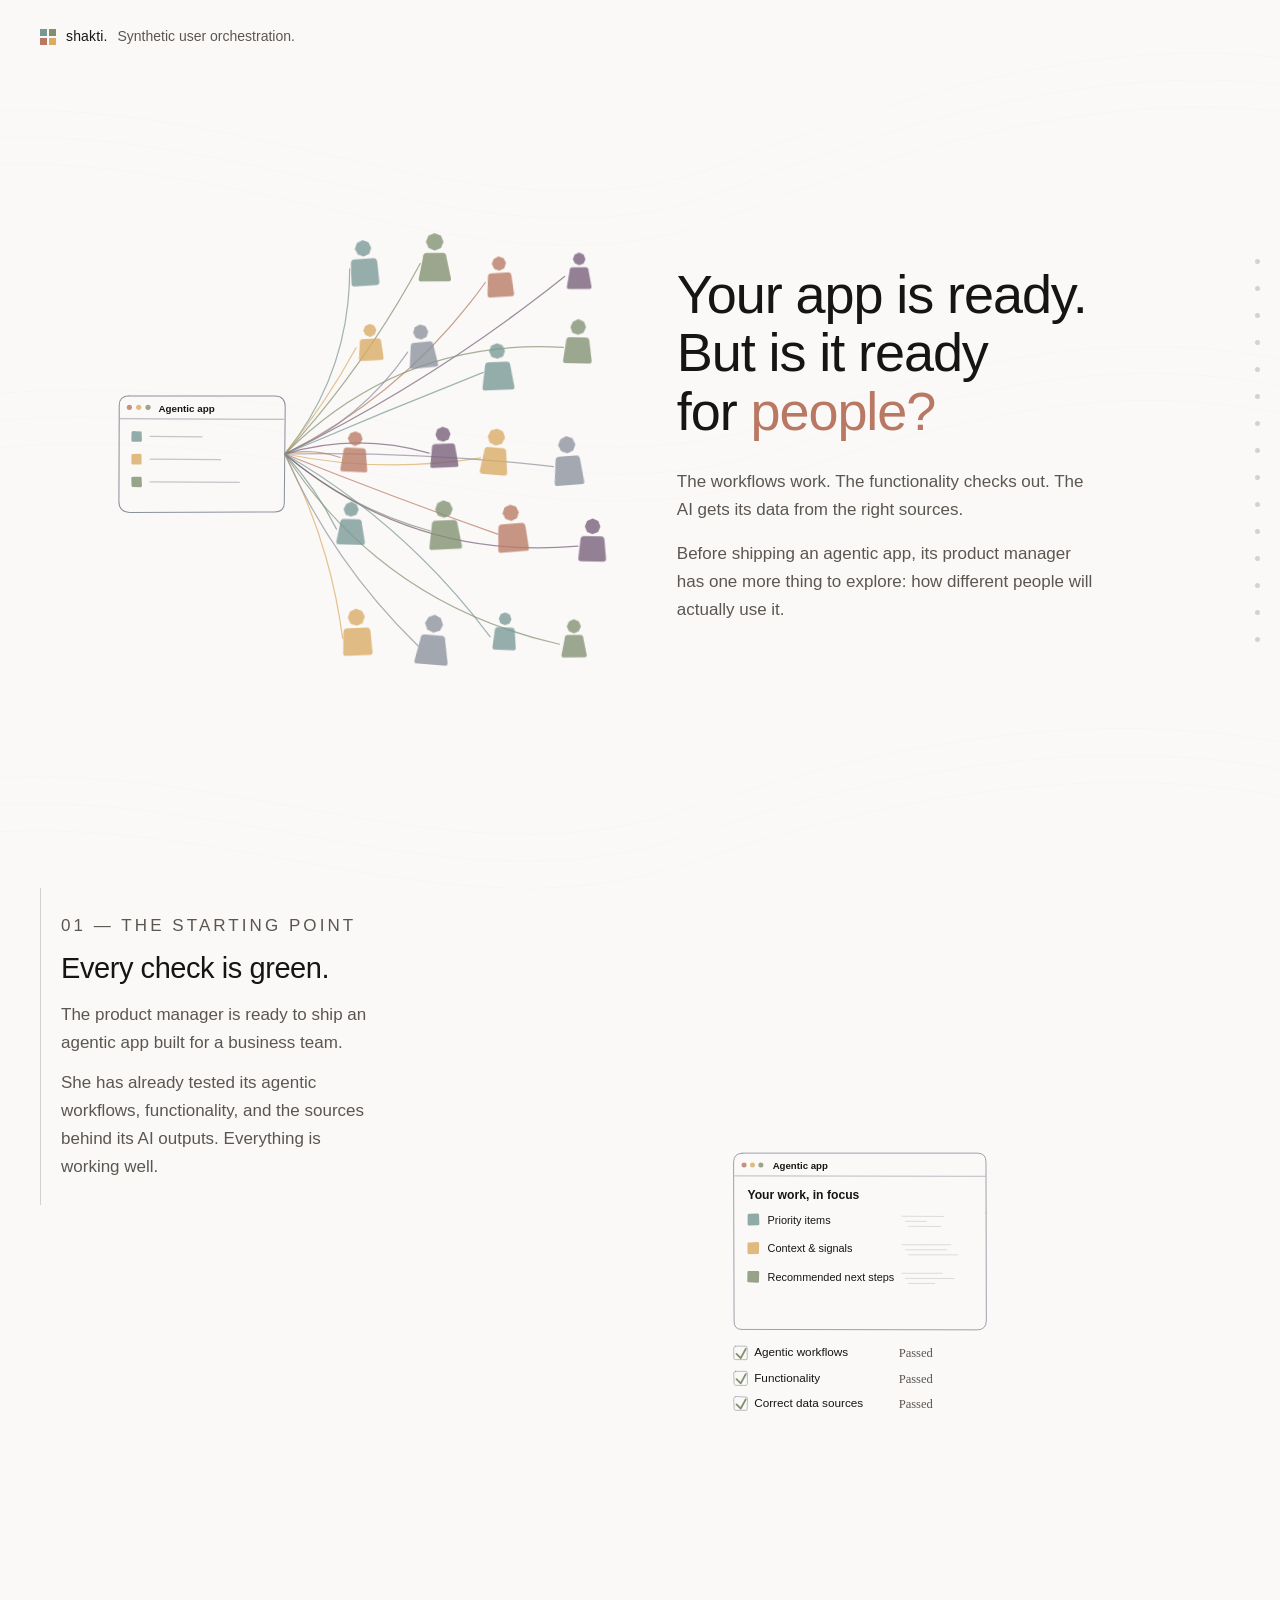
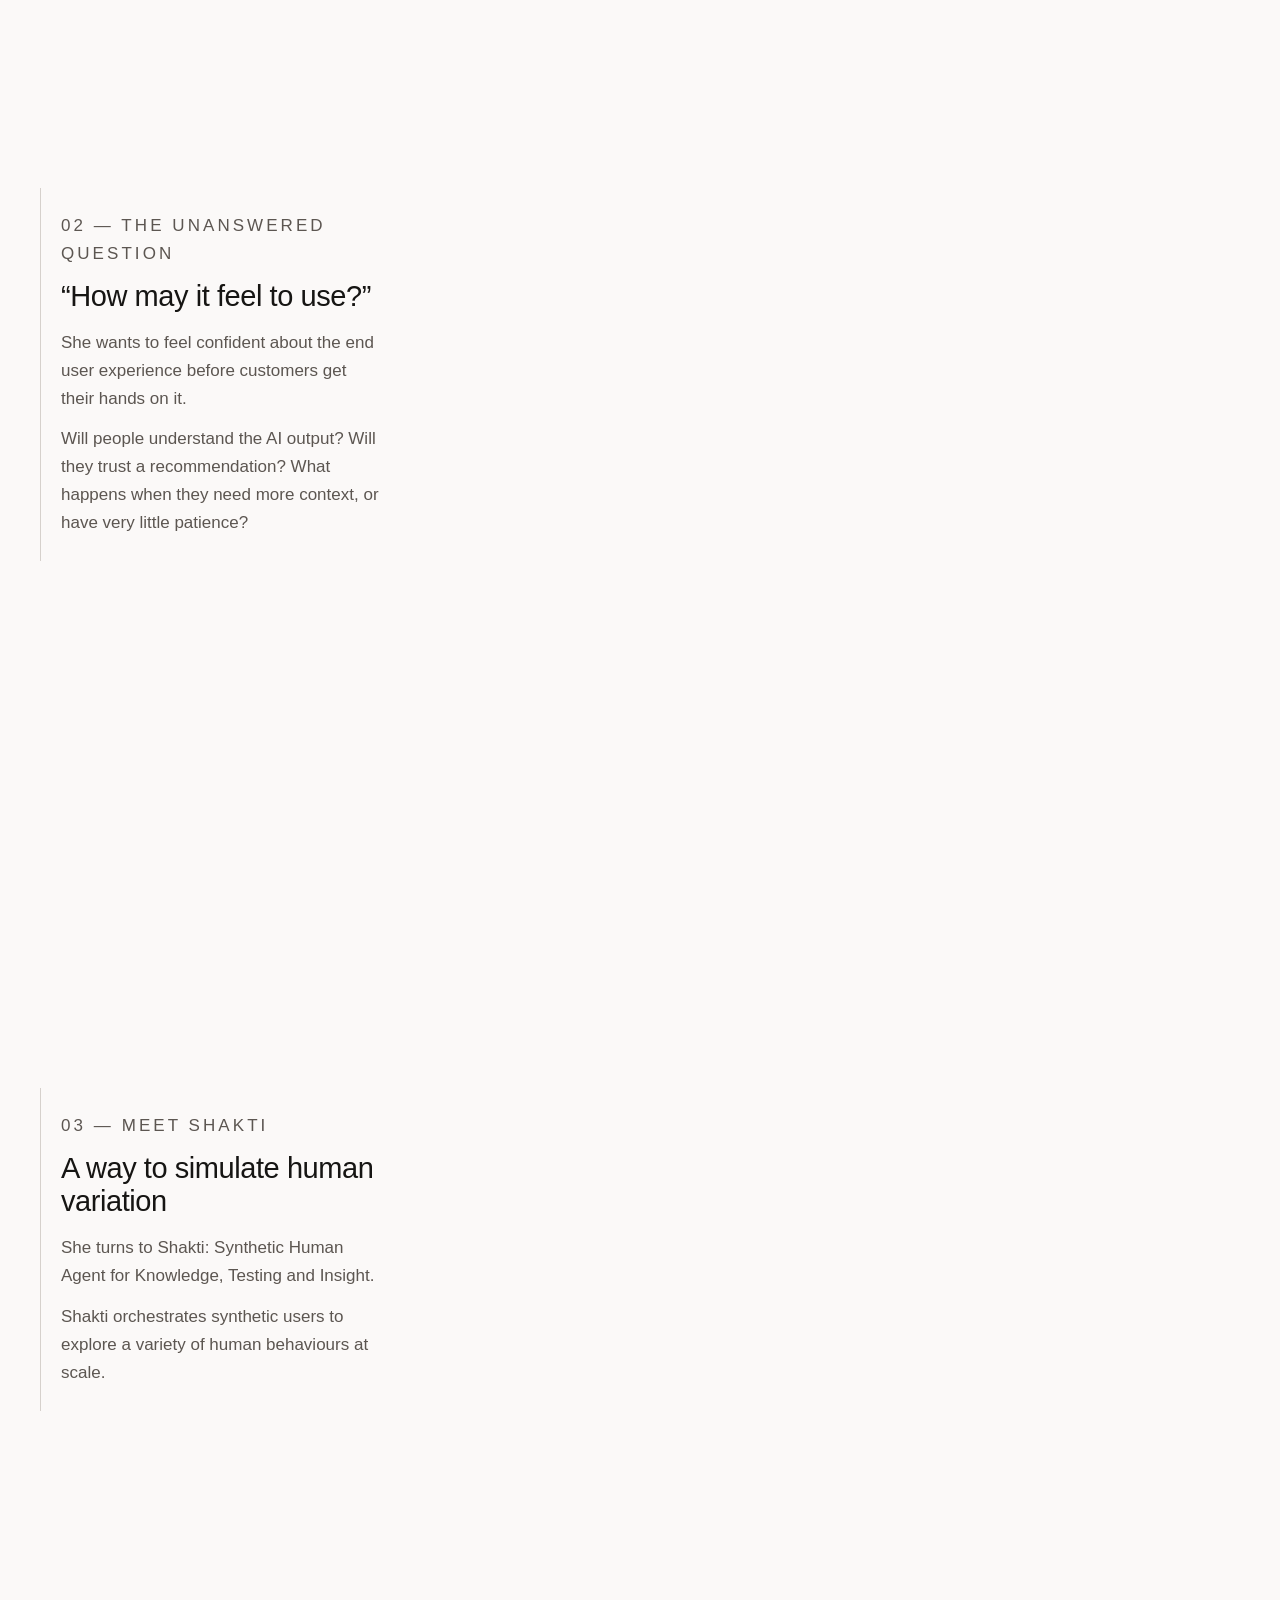
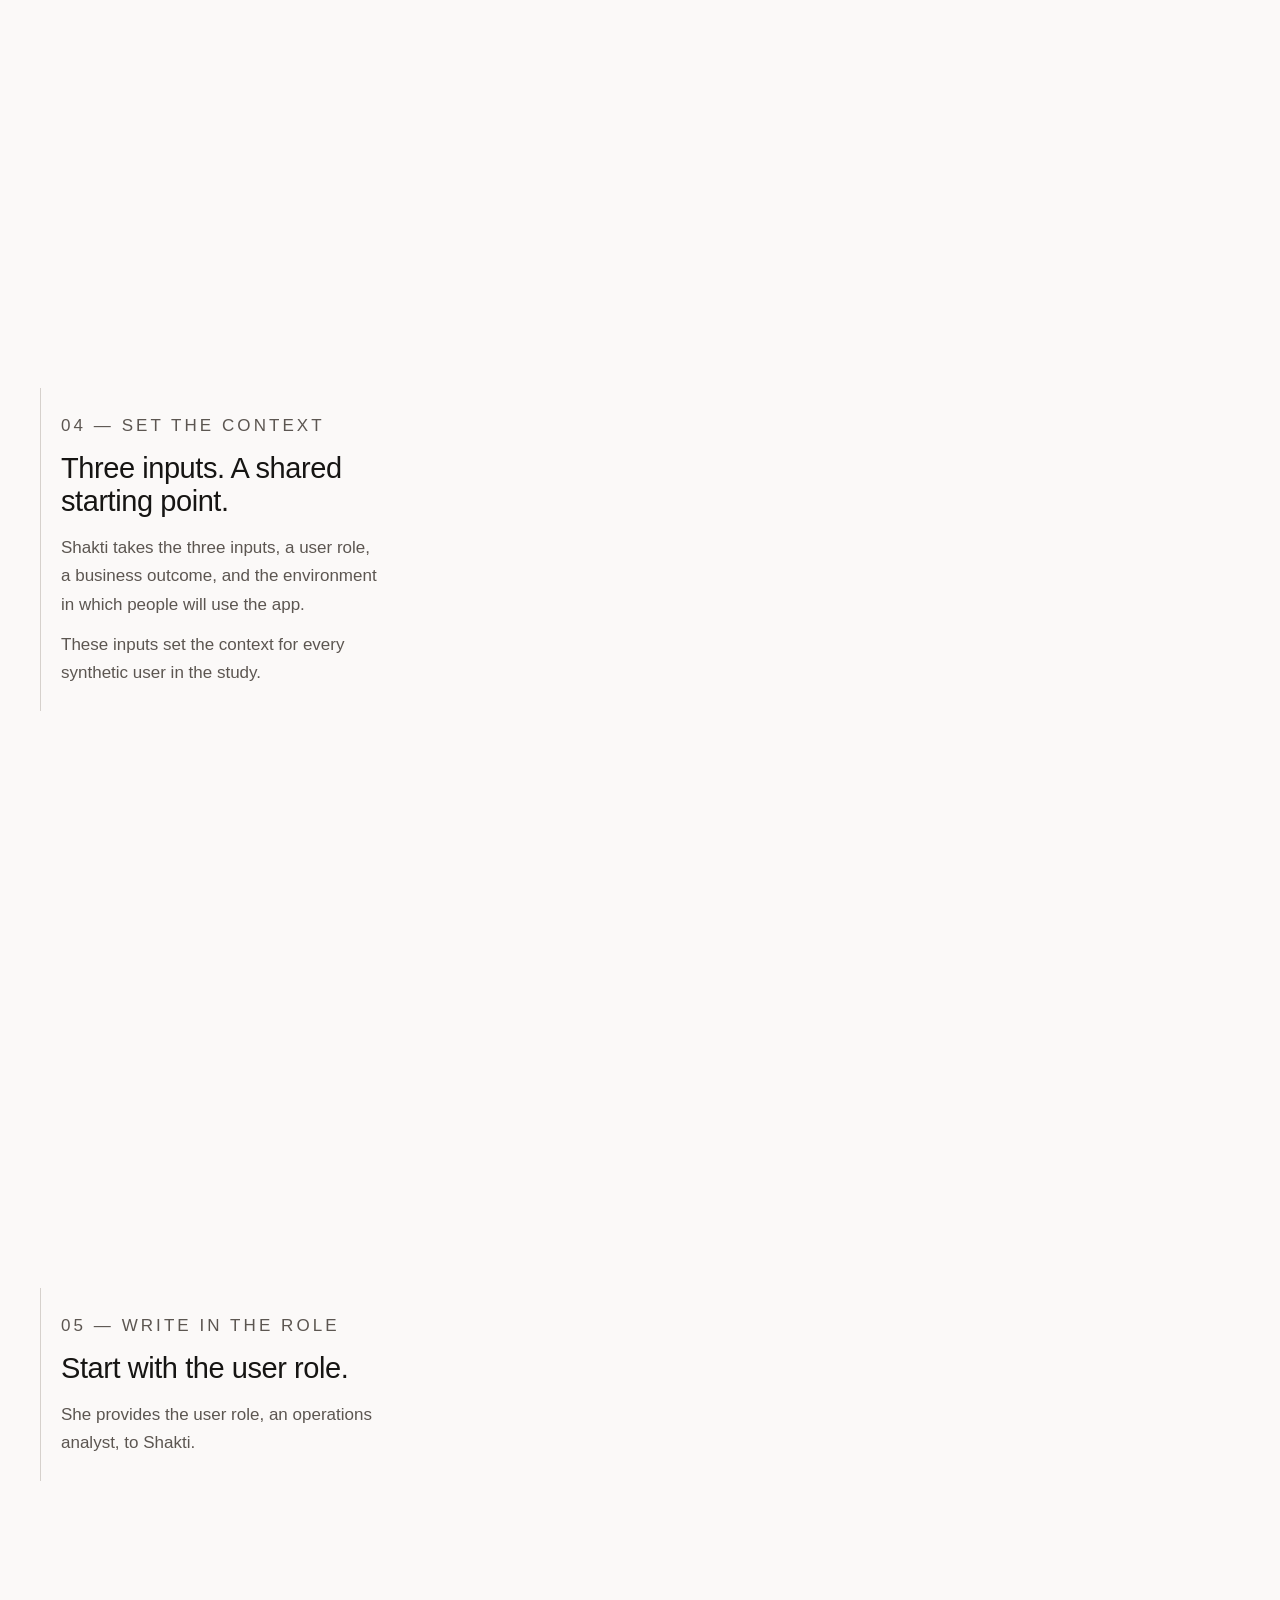
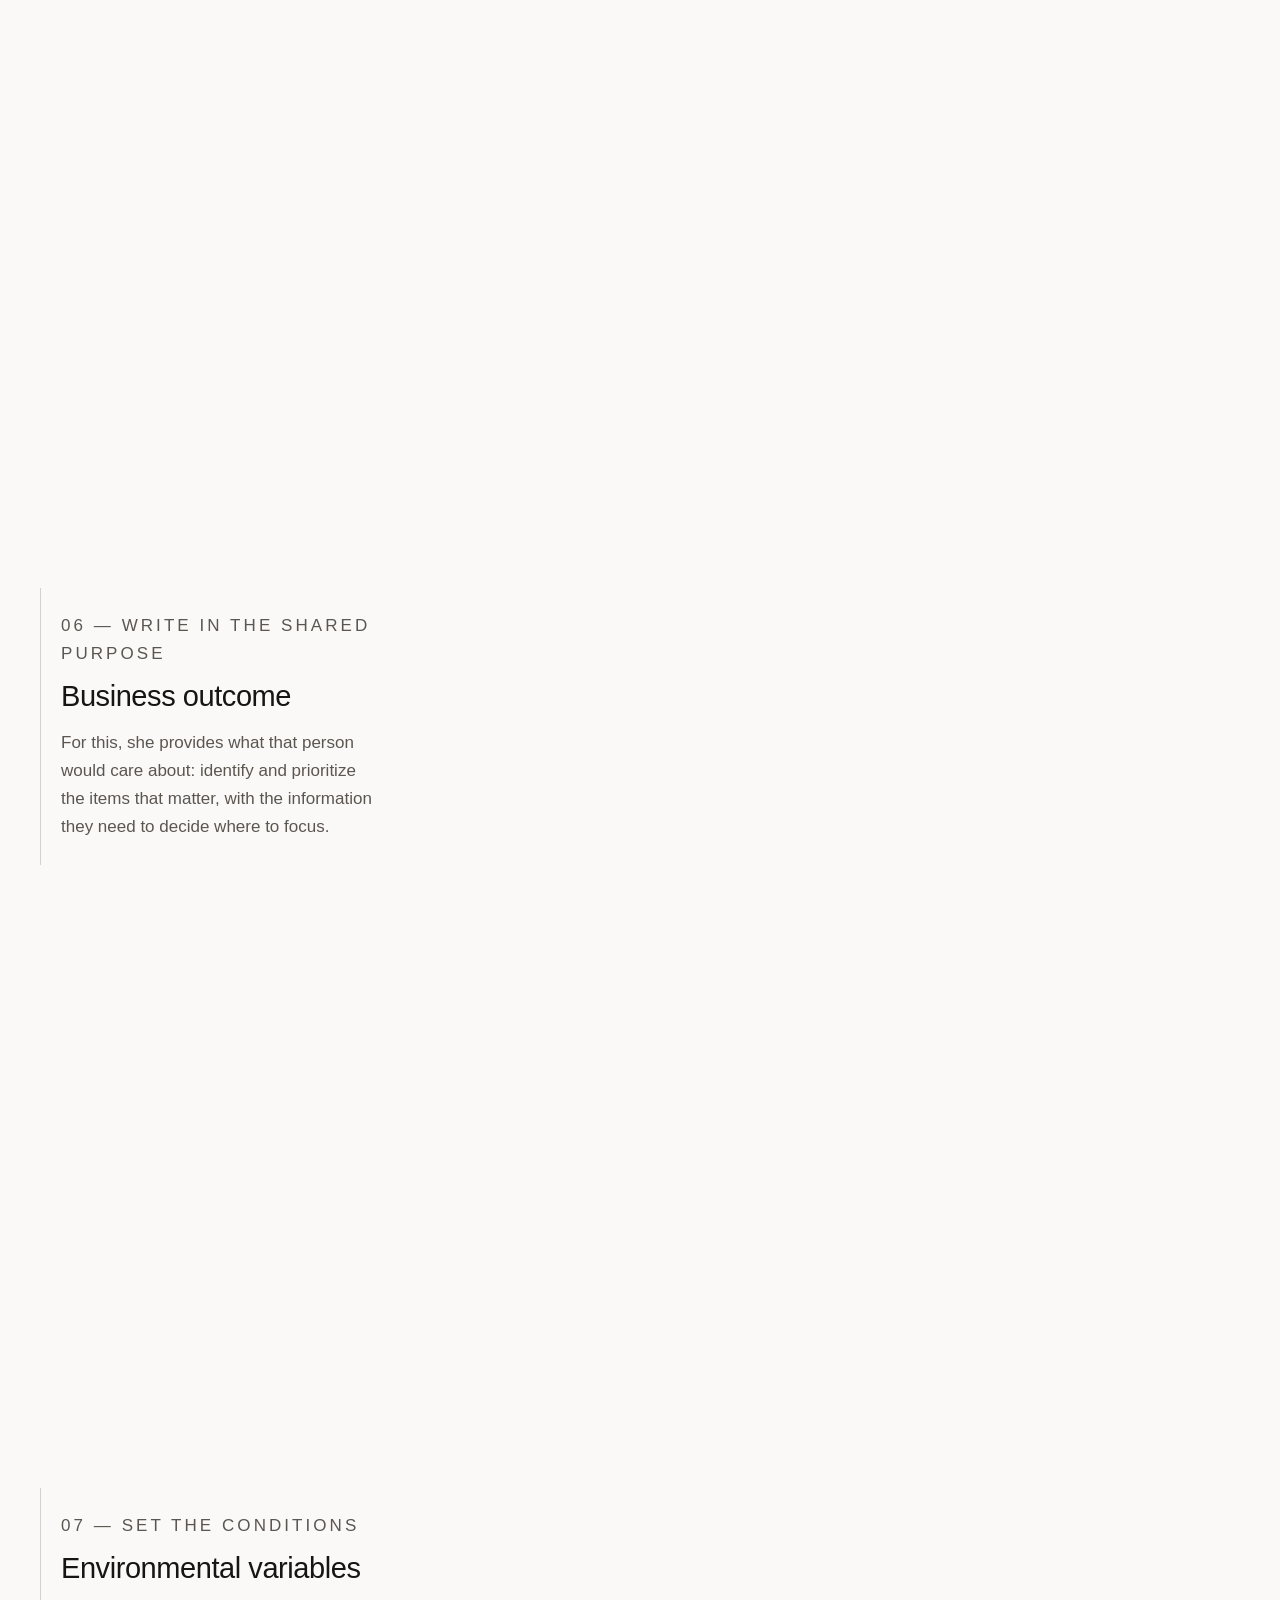
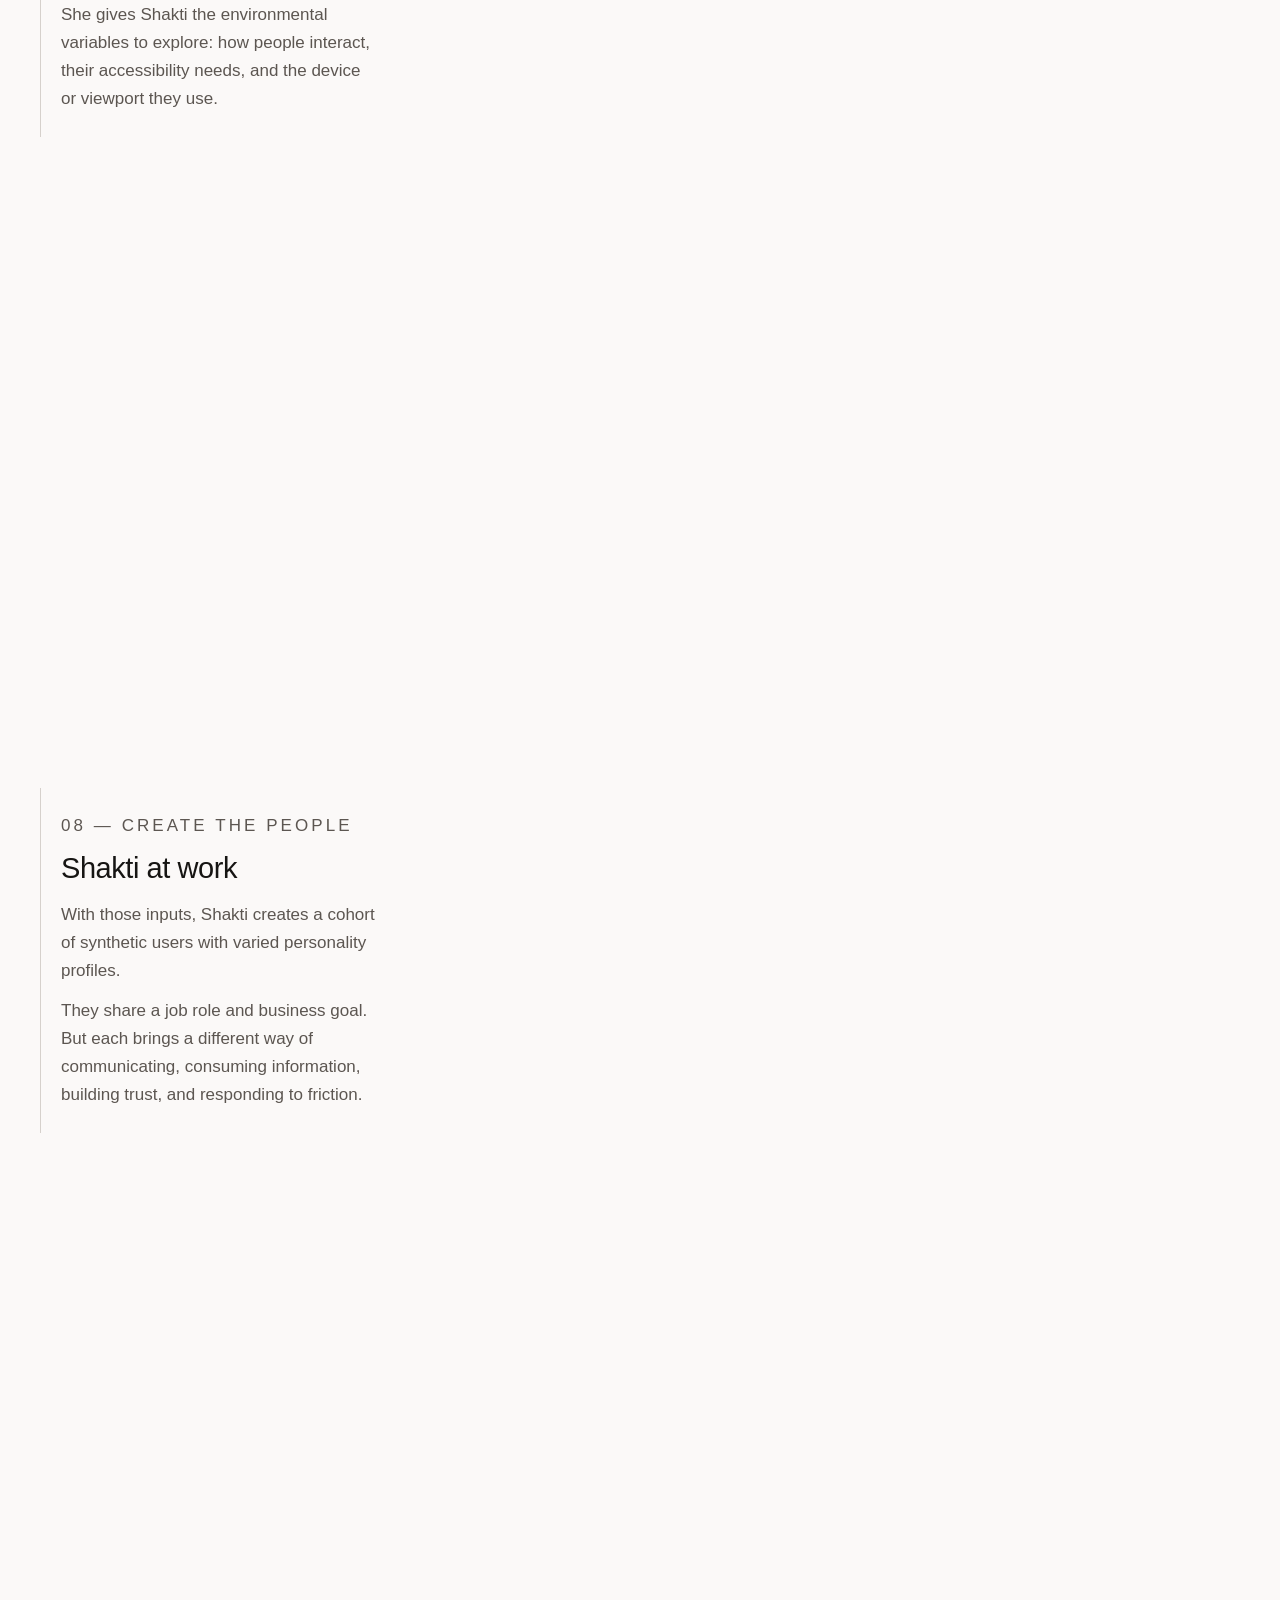
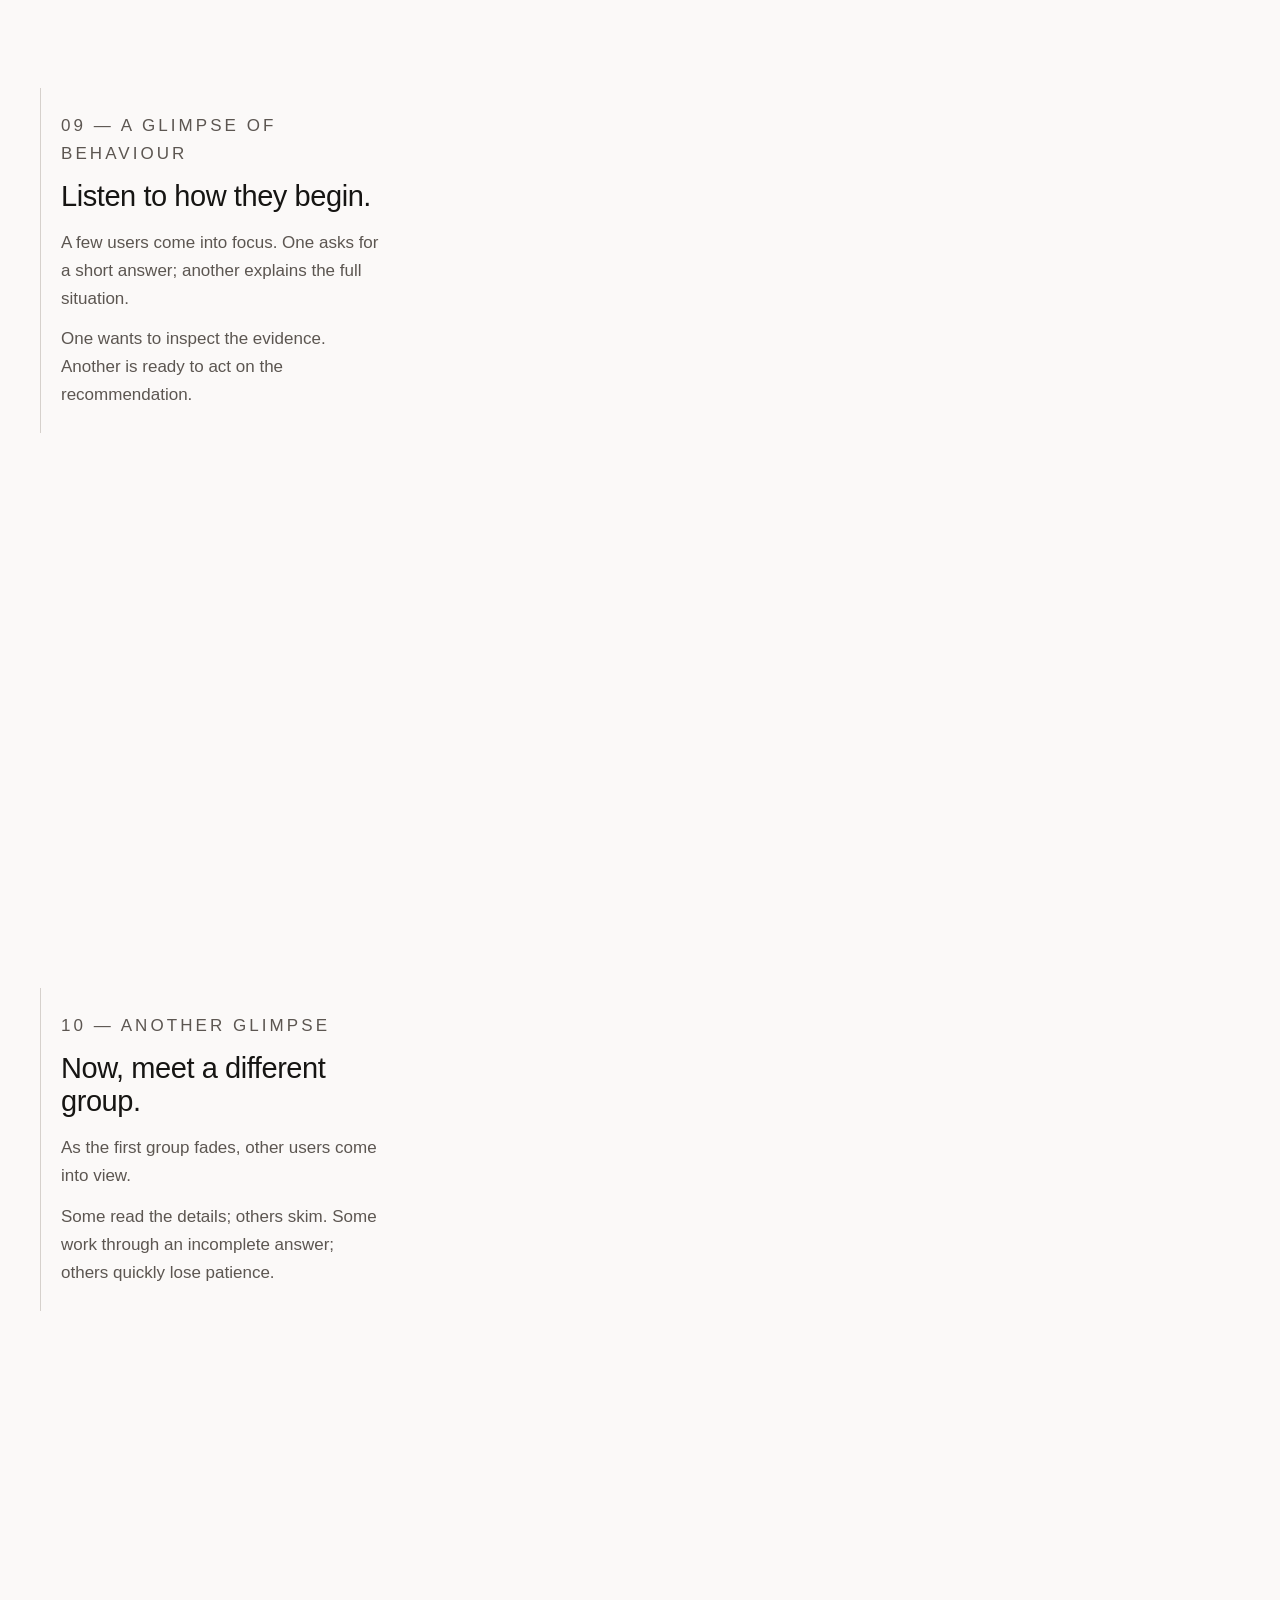
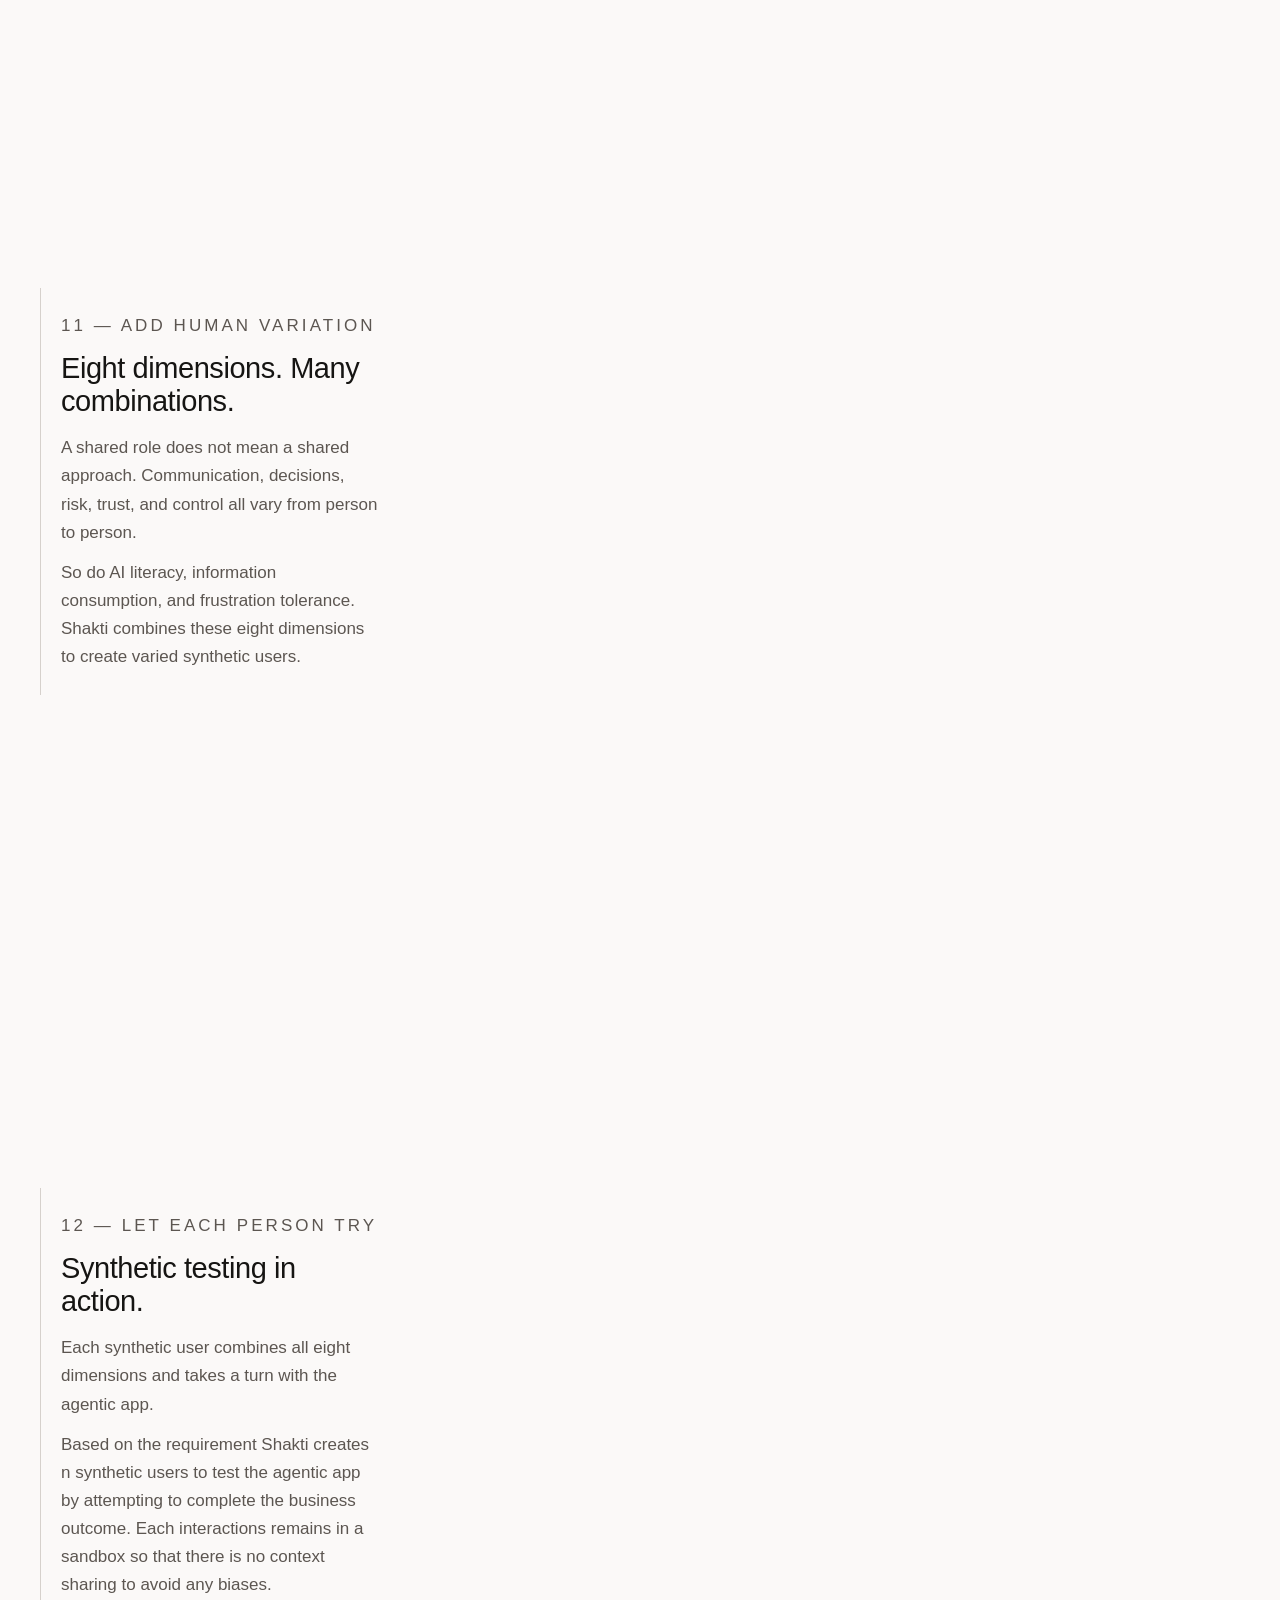
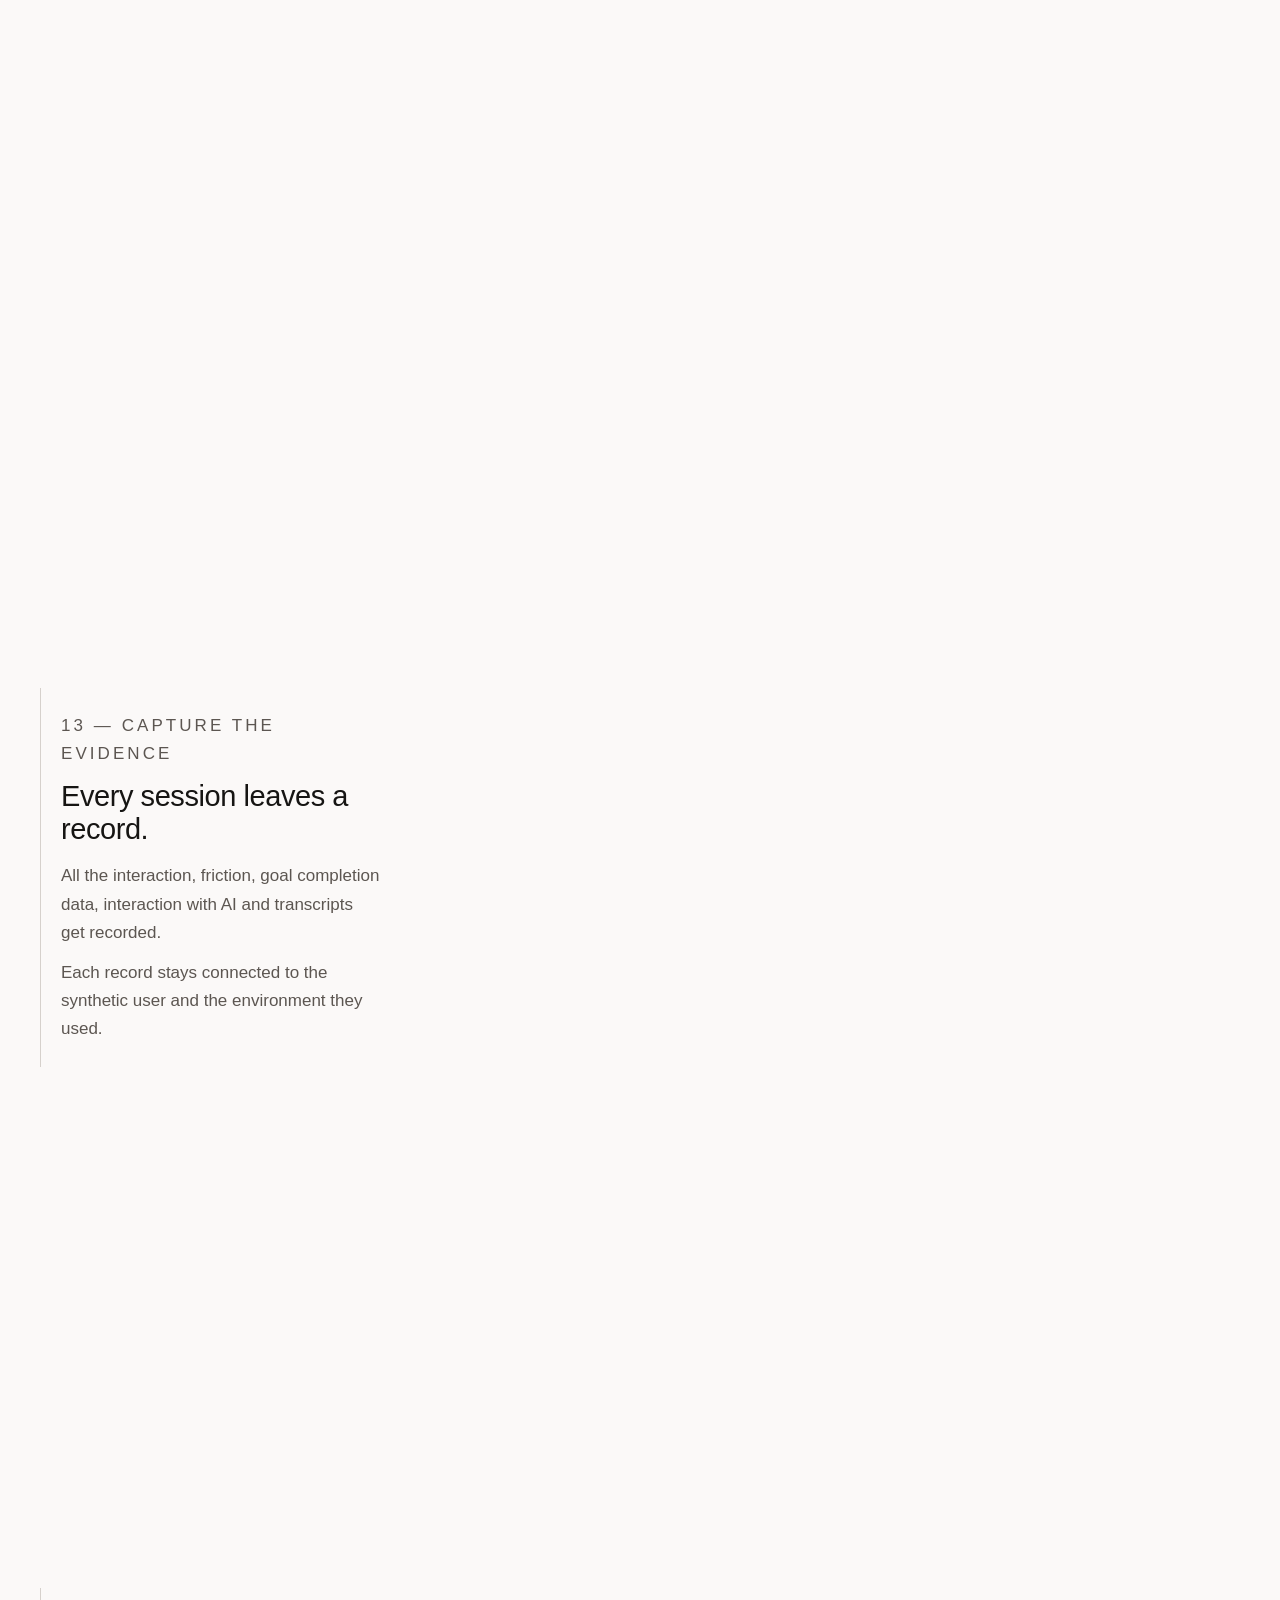
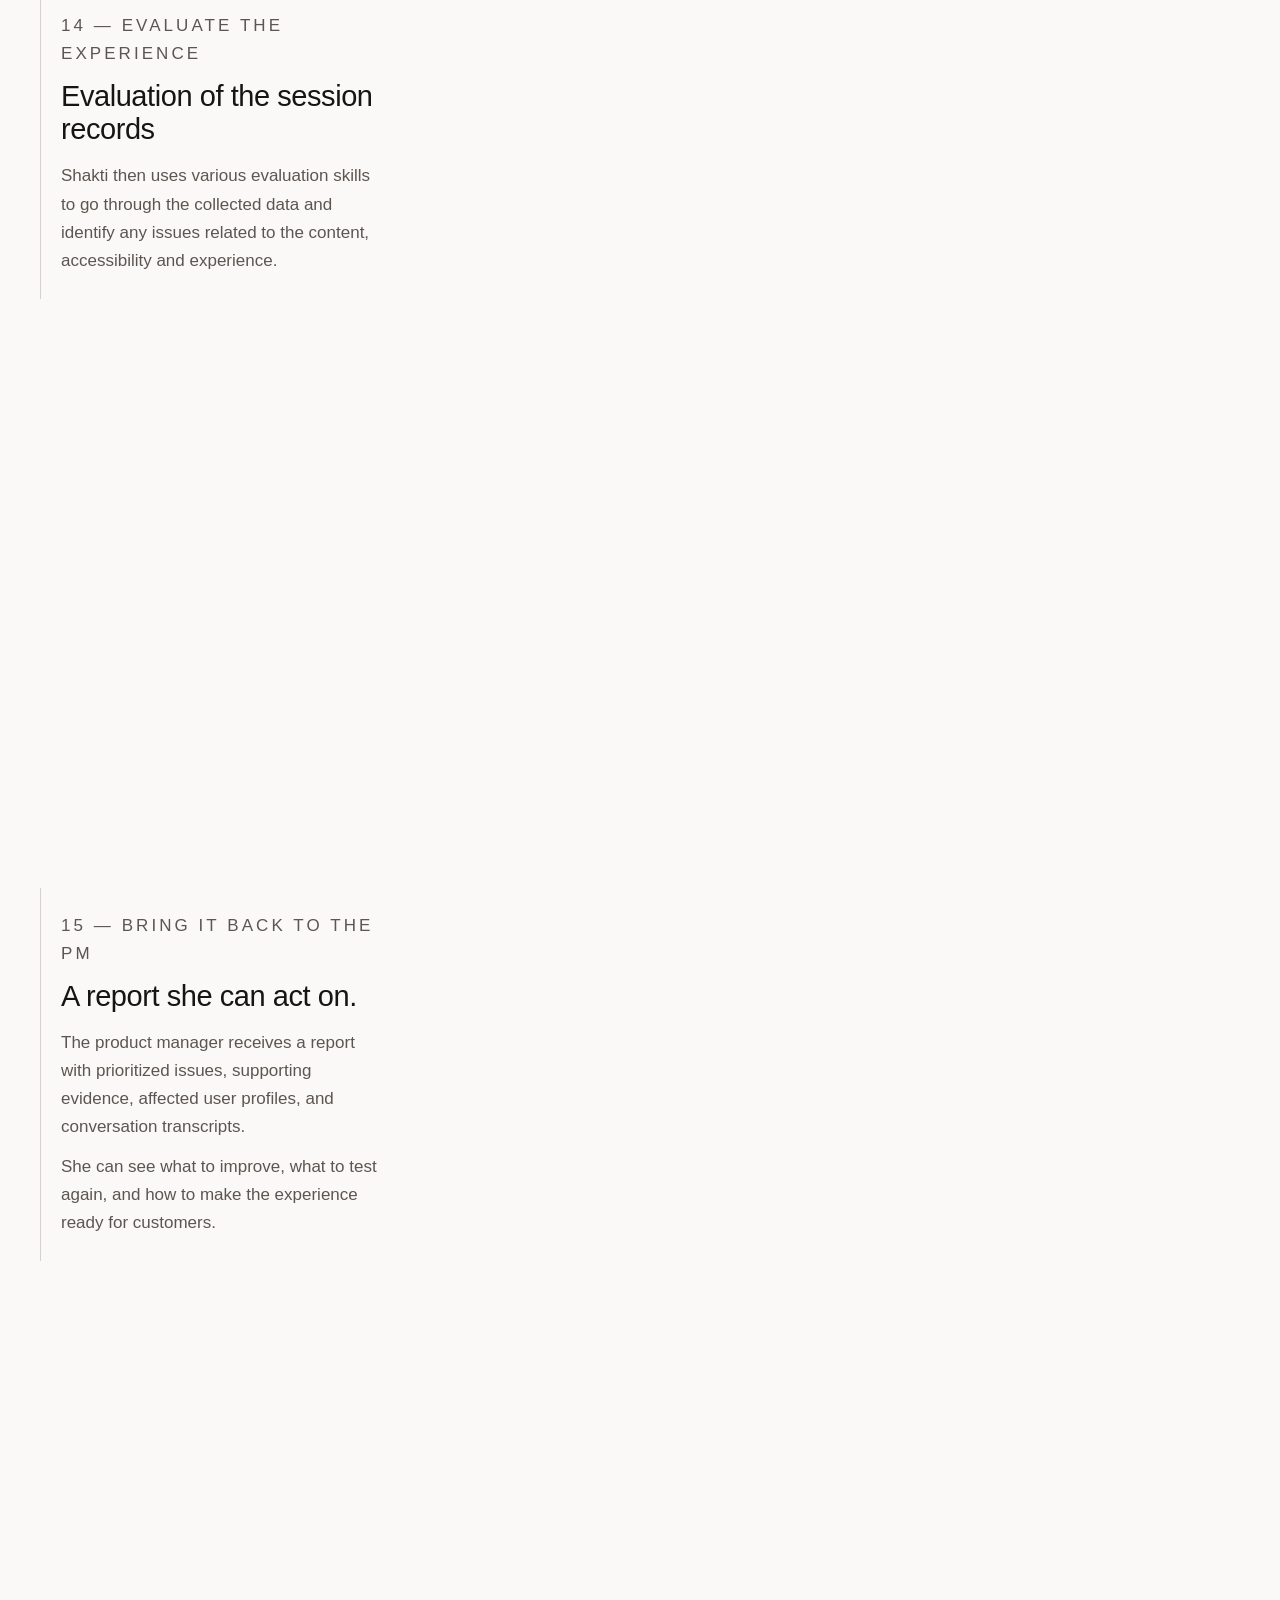
<file: index.html>
<!doctype html>
<html lang="en">
<head>
<meta charset="utf-8">
<meta name="viewport" content="width=device-width, initial-scale=1">
<title>Ready for people? — A Shakti story</title>
<meta name="description" content="How a product manager uses Shakti, synthetic user orchestration, to explore the human experience of an agentic app before launch.">
<link rel="stylesheet" href="css/styles.css">
</head>
<body>

<!-- Faint abstract background: broad curved bands and fine contour lines -->
<div class="bg" aria-hidden="true">
  <svg viewBox="0 0 1600 1000" preserveAspectRatio="xMidYMid slice">
    <g class="bg-bands">
      <path d="M-100 240 C 300 120, 600 380, 900 260 S 1500 80, 1750 220 L 1750 420 C 1400 300, 1100 520, 800 420 S 200 300, -100 440 Z"/>
      <path d="M-100 640 C 250 520, 550 760, 850 660 S 1450 500, 1750 640 L 1750 820 C 1400 720, 1050 900, 750 820 S 200 700, -100 860 Z"/>
    </g>
    <g class="bg-contours">
      <path d="M-100 150 C 300 40, 600 300, 900 180 S 1500 0, 1750 140"/>
      <path d="M-100 180 C 300 70, 600 330, 900 210 S 1500 30, 1750 170"/>
      <path d="M-100 210 C 300 100, 600 360, 900 240 S 1500 60, 1750 200"/>
      <path d="M-100 470 C 350 350, 650 570, 950 470 S 1450 340, 1750 480"/>
      <path d="M-100 500 C 350 380, 650 600, 950 500 S 1450 370, 1750 510"/>
      <path d="M-100 530 C 350 410, 650 630, 950 530 S 1450 400, 1750 540"/>
      <path d="M-100 900 C 250 780, 550 1000, 850 900 S 1450 760, 1750 900"/>
      <path d="M-100 930 C 250 810, 550 1030, 850 930 S 1450 790, 1750 930"/>
      <path d="M-100 960 C 250 840, 550 1060, 850 960 S 1450 820, 1750 960"/>
    </g>
  </svg>
</div>

<div class="progress" aria-hidden="true"><div class="progress-bar" id="progressBar"></div></div>

<a class="skip-link" href="#story">Skip to the story</a>

<header class="brand">
  <span class="brand-mark" aria-hidden="true"><i></i><i></i><i></i><i></i></span>
  <span class="brand-name">shakti.</span>
  <span class="brand-tag">Synthetic user orchestration.</span>
</header>

<main>
  <section class="hero" aria-labelledby="hero-title">
    <div class="hero-art" id="heroArt">
      <svg id="heroSvg" viewBox="0 0 520 440" role="img" aria-labelledby="heroSvgTitle">
        <title id="heroSvgTitle">A small agentic app window connected by curved pencil lines to about twenty small people.</title>
      </svg>
    </div>
    <div class="hero-copy">
      <h1 id="hero-title">Your app is ready.<br>But is it ready<br>for <em>people?</em></h1>
      <p>The workflows work. The functionality checks out. The AI gets its data from the right sources.</p>
      <p>Before shipping an agentic app, its product manager has one more thing to explore: how different people will actually use it.</p>
    </div>
  </section>

  <section class="story" id="story" aria-label="The story">
    <div class="stage-col">
      <div class="stage" id="stage">
        <div class="stage-heading" id="stageHeading" aria-live="polite">
          <span class="stage-label" id="stageLabel"></span>
          <span class="stage-title" id="stageTitle"></span>
        </div>
        <svg id="stageSvg" viewBox="0 0 1000 700" role="img" aria-labelledby="stageDesc">
          <desc id="stageDesc">Illustration of the current chapter.</desc>
        </svg>

        <!-- Environment panel: a working, transparent panel with pencil-style labels -->
        <div class="env-panel" id="envPanel" aria-hidden="true">
          <form id="envForm" class="env-form" aria-label="Choose an example test environment">
            <p class="env-title">Choose an example test environment</p>
            <fieldset class="chips">
              <legend>Interaction</legend>
              <label class="chip"><input type="radio" name="interaction" value="Conversation only"><span>Conversation only</span></label>
              <label class="chip"><input type="radio" name="interaction" value="Clickable elements"><span>Clickable elements</span></label>
              <label class="chip"><input type="radio" name="interaction" value="Both" checked><span>Both</span></label>
            </fieldset>
            <fieldset class="chips">
              <legend>Accessibility</legend>
              <label class="chip"><input type="checkbox" name="a11y" value="Keyboard only"><span>Keyboard only</span></label>
              <label class="chip"><input type="checkbox" name="a11y" value="Screen reader"><span>Screen reader</span></label>
              <label class="chip"><input type="checkbox" name="a11y" value="200% zoom"><span>200% zoom</span></label>
              <label class="chip"><input type="checkbox" name="a11y" value="High contrast"><span>High contrast</span></label>
            </fieldset>
            <fieldset class="chips">
              <legend>Device + viewport</legend>
              <label class="chip"><input type="radio" name="device" value="Desktop" checked><span>Desktop</span></label>
              <label class="chip"><input type="radio" name="device" value="Mobile"><span>Mobile</span></label>
              <label class="env-select"><span>Viewport</span><select name="viewport" id="viewportSelect"></select></label>
            </fieldset>
            <div class="env-device">
              <svg id="deviceSketch" viewBox="0 0 120 90" aria-hidden="true"></svg>
              <p class="env-summary" id="envSummary" aria-live="polite"></p>
            </div>
            <p class="env-note">These choices describe the simulated environment. They do not change this page.</p>
          </form>
        </div>
      </div>
    </div>

    <div class="steps" id="steps">
      <div class="step" data-chapter="1">
        <article class="card" id="ch-1">
          <p class="chapter-label">01 — The starting point</p>
          <h2>Every check is green.</h2>
          <p>The product manager is ready to ship an agentic app built for a business team.</p>
          <p>She has already tested its agentic workflows, functionality, and the sources behind its AI outputs. Everything is working well.</p>
        </article>
      </div>
      <div class="step" data-chapter="2">
        <article class="card" id="ch-2">
          <p class="chapter-label">02 — The unanswered question</p>
          <h2>“How may it feel to use?”</h2>
          <p>She wants to feel confident about the end user experience before customers get their hands on it.</p>
          <p>Will people understand the AI output? Will they trust a recommendation? What happens when they need more context, or have very little patience?</p>
        </article>
      </div>
      <div class="step" data-chapter="3">
        <article class="card" id="ch-3">
          <p class="chapter-label">03 — Meet Shakti</p>
          <h2>A way to simulate human variation</h2>
          <p>She turns to Shakti: Synthetic Human Agent for Knowledge, Testing and Insight.</p>
          <p>Shakti orchestrates synthetic users to explore a variety of human behaviours at scale.</p>
        </article>
      </div>
      <div class="step" data-chapter="4">
        <article class="card" id="ch-4">
          <p class="chapter-label">04 — Set the context</p>
          <h2>Three inputs. A shared starting point.</h2>
          <p>Shakti takes the three inputs, a user role, a business outcome, and the environment in which people will use the app.</p>
          <p>These inputs set the context for every synthetic user in the study.</p>
        </article>
      </div>
      <div class="step" data-chapter="5">
        <article class="card" id="ch-5">
          <p class="chapter-label">05 — Write in the role</p>
          <h2>Start with the user role.</h2>
          <p>She provides the user role, an operations analyst, to Shakti.</p>
        </article>
      </div>
      <div class="step" data-chapter="6">
        <article class="card" id="ch-6">
          <p class="chapter-label">06 — Write in the shared purpose</p>
          <h2>Business outcome</h2>
          <p>For this, she provides what that person would care about: identify and prioritize the items that matter, with the information they need to decide where to focus.</p>
        </article>
      </div>
      <div class="step step-env" data-chapter="7">
        <div class="step-inner">
          <article class="card" id="ch-7">
            <p class="chapter-label">07 — Set the conditions</p>
            <h2>Environmental variables</h2>
            <p>She gives Shakti the environmental variables to explore: how people interact, their accessibility needs, and the device or viewport they use.</p>
          </article>
          <div class="env-slot" id="envSlotMobile"></div>
        </div>
      </div>
      <div class="step" data-chapter="8">
        <article class="card" id="ch-8">
          <p class="chapter-label">08 — Create the people</p>
          <h2>Shakti at work</h2>
          <p>With those inputs, Shakti creates a cohort of synthetic users with varied personality profiles.</p>
          <p>They share a job role and business goal. But each brings a different way of communicating, consuming information, building trust, and responding to friction.</p>
        </article>
      </div>
      <div class="step" data-chapter="9">
        <article class="card" id="ch-9">
          <p class="chapter-label">09 — A glimpse of behaviour</p>
          <h2>Listen to how they begin.</h2>
          <p>A few users come into focus. One asks for a short answer; another explains the full situation.</p>
          <p>One wants to inspect the evidence. Another is ready to act on the recommendation.</p>
        </article>
      </div>
      <div class="step" data-chapter="10">
        <article class="card" id="ch-10">
          <p class="chapter-label">10 — Another glimpse</p>
          <h2>Now, meet a different group.</h2>
          <p>As the first group fades, other users come into view.</p>
          <p>Some read the details; others skim. Some work through an incomplete answer; others quickly lose patience.</p>
        </article>
      </div>
      <div class="step" data-chapter="11">
        <article class="card" id="ch-11">
          <p class="chapter-label">11 — Add human variation</p>
          <h2>Eight dimensions. Many combinations.</h2>
          <p>A shared role does not mean a shared approach. Communication, decisions, risk, trust, and control all vary from person to person.</p>
          <p>So do AI literacy, information consumption, and frustration tolerance. Shakti combines these eight dimensions to create varied synthetic users.</p>
        </article>
      </div>
      <div class="step step-tall" data-chapter="12">
        <article class="card" id="ch-12">
          <p class="chapter-label">12 — Let each person try</p>
          <h2>Synthetic testing in action.</h2>
          <p>Each synthetic user combines all eight dimensions and takes a turn with the agentic app.</p>
          <p>Based on the requirement Shakti creates n synthetic users to test the agentic app by attempting to complete the business outcome. Each interactions remains in a sandbox so that there is no context sharing to avoid any biases.</p>
        </article>
      </div>
      <div class="step" data-chapter="13">
        <article class="card" id="ch-13">
          <p class="chapter-label">13 — Capture the evidence</p>
          <h2>Every session leaves a record.</h2>
          <p>All the interaction, friction, goal completion data, interaction with AI and transcripts get recorded.</p>
          <p>Each record stays connected to the synthetic user and the environment they used.</p>
        </article>
      </div>
      <div class="step" data-chapter="14">
        <article class="card" id="ch-14">
          <p class="chapter-label">14 — Evaluate the experience</p>
          <h2>Evaluation of the session records</h2>
          <p>Shakti then uses various evaluation skills to go through the collected data and identify any issues related to the content, accessibility and experience.</p>
        </article>
      </div>
      <div class="step" data-chapter="15">
        <article class="card" id="ch-15">
          <p class="chapter-label">15 — Bring it back to the PM</p>
          <h2>A report she can act on.</h2>
          <p>The product manager receives a report with prioritized issues, supporting evidence, affected user profiles, and conversation transcripts.</p>
          <p>She can see what to improve, what to test again, and how to make the experience ready for customers.</p>
        </article>
      </div>
    </div>
  </section>
</main>

<nav class="dots" id="dots" aria-label="Chapters"></nav>

<script src="js/app.js"></script>
</body>
</html>
</file>
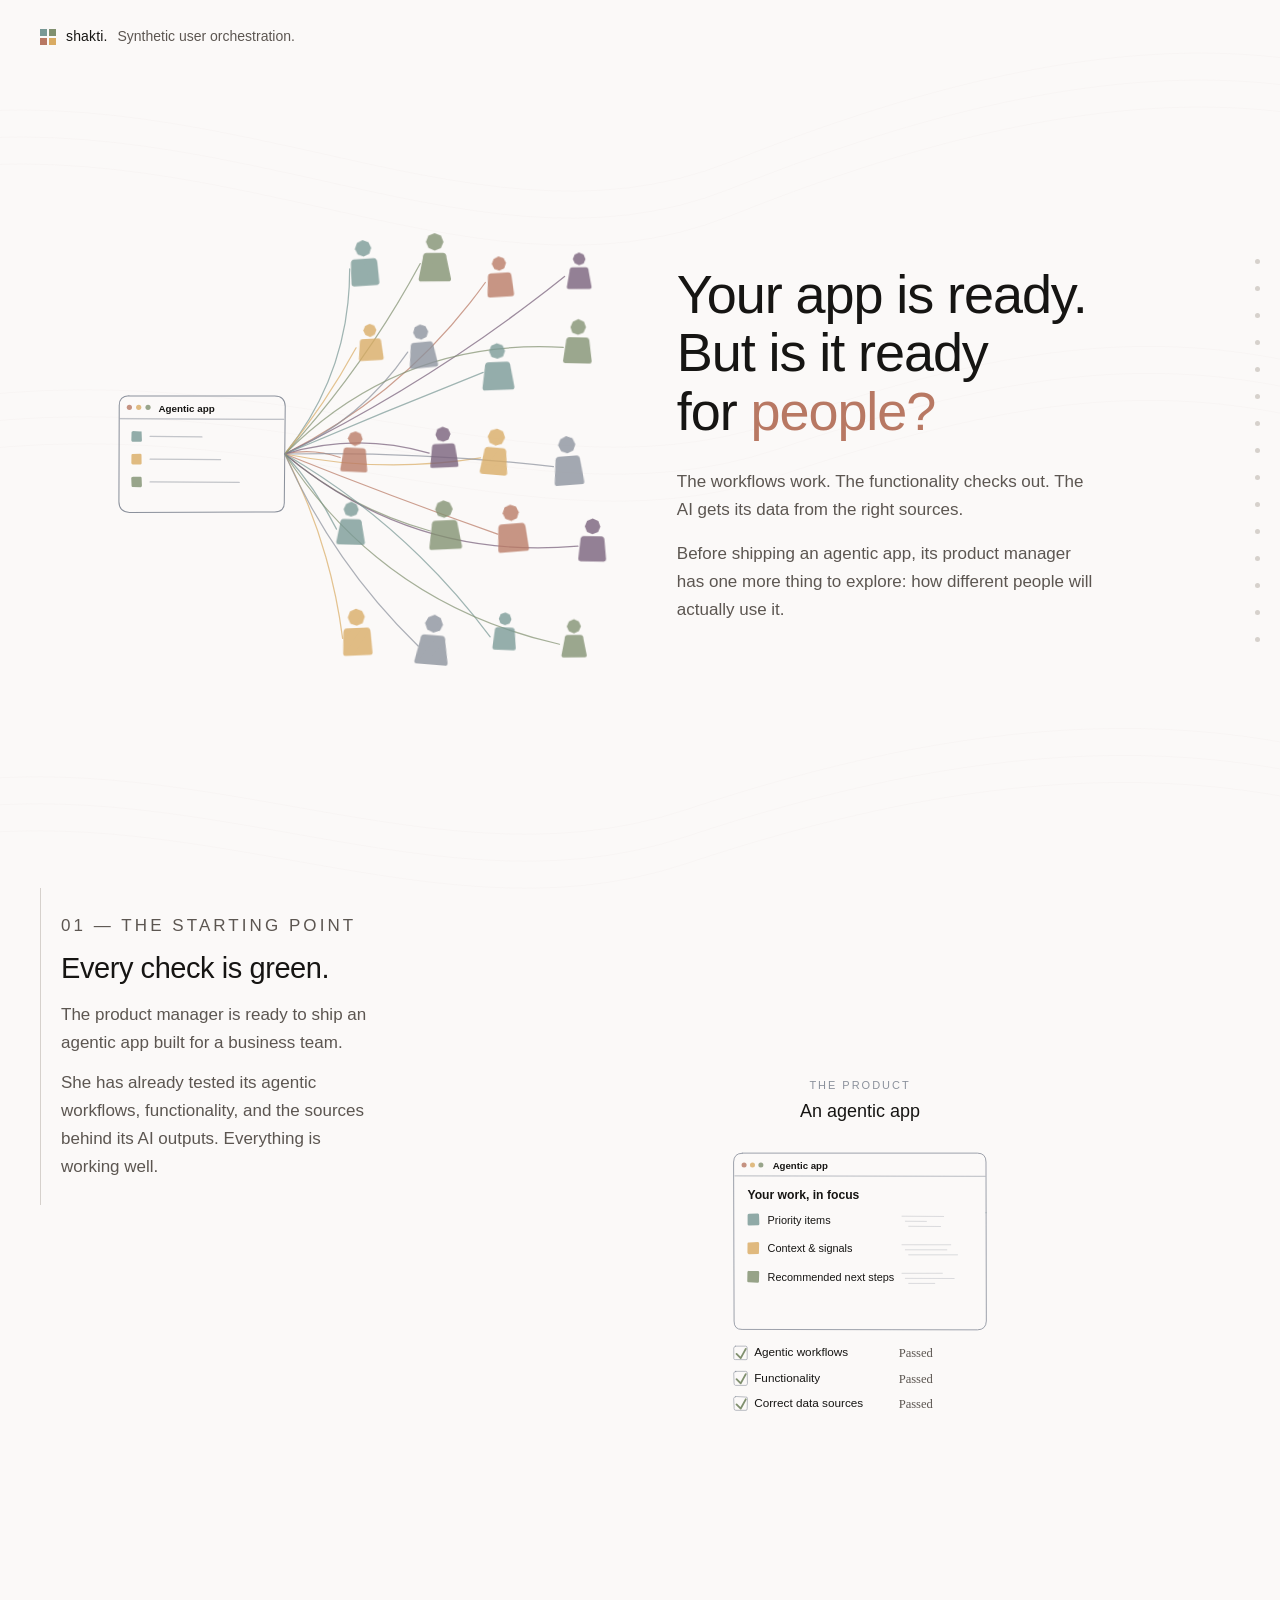
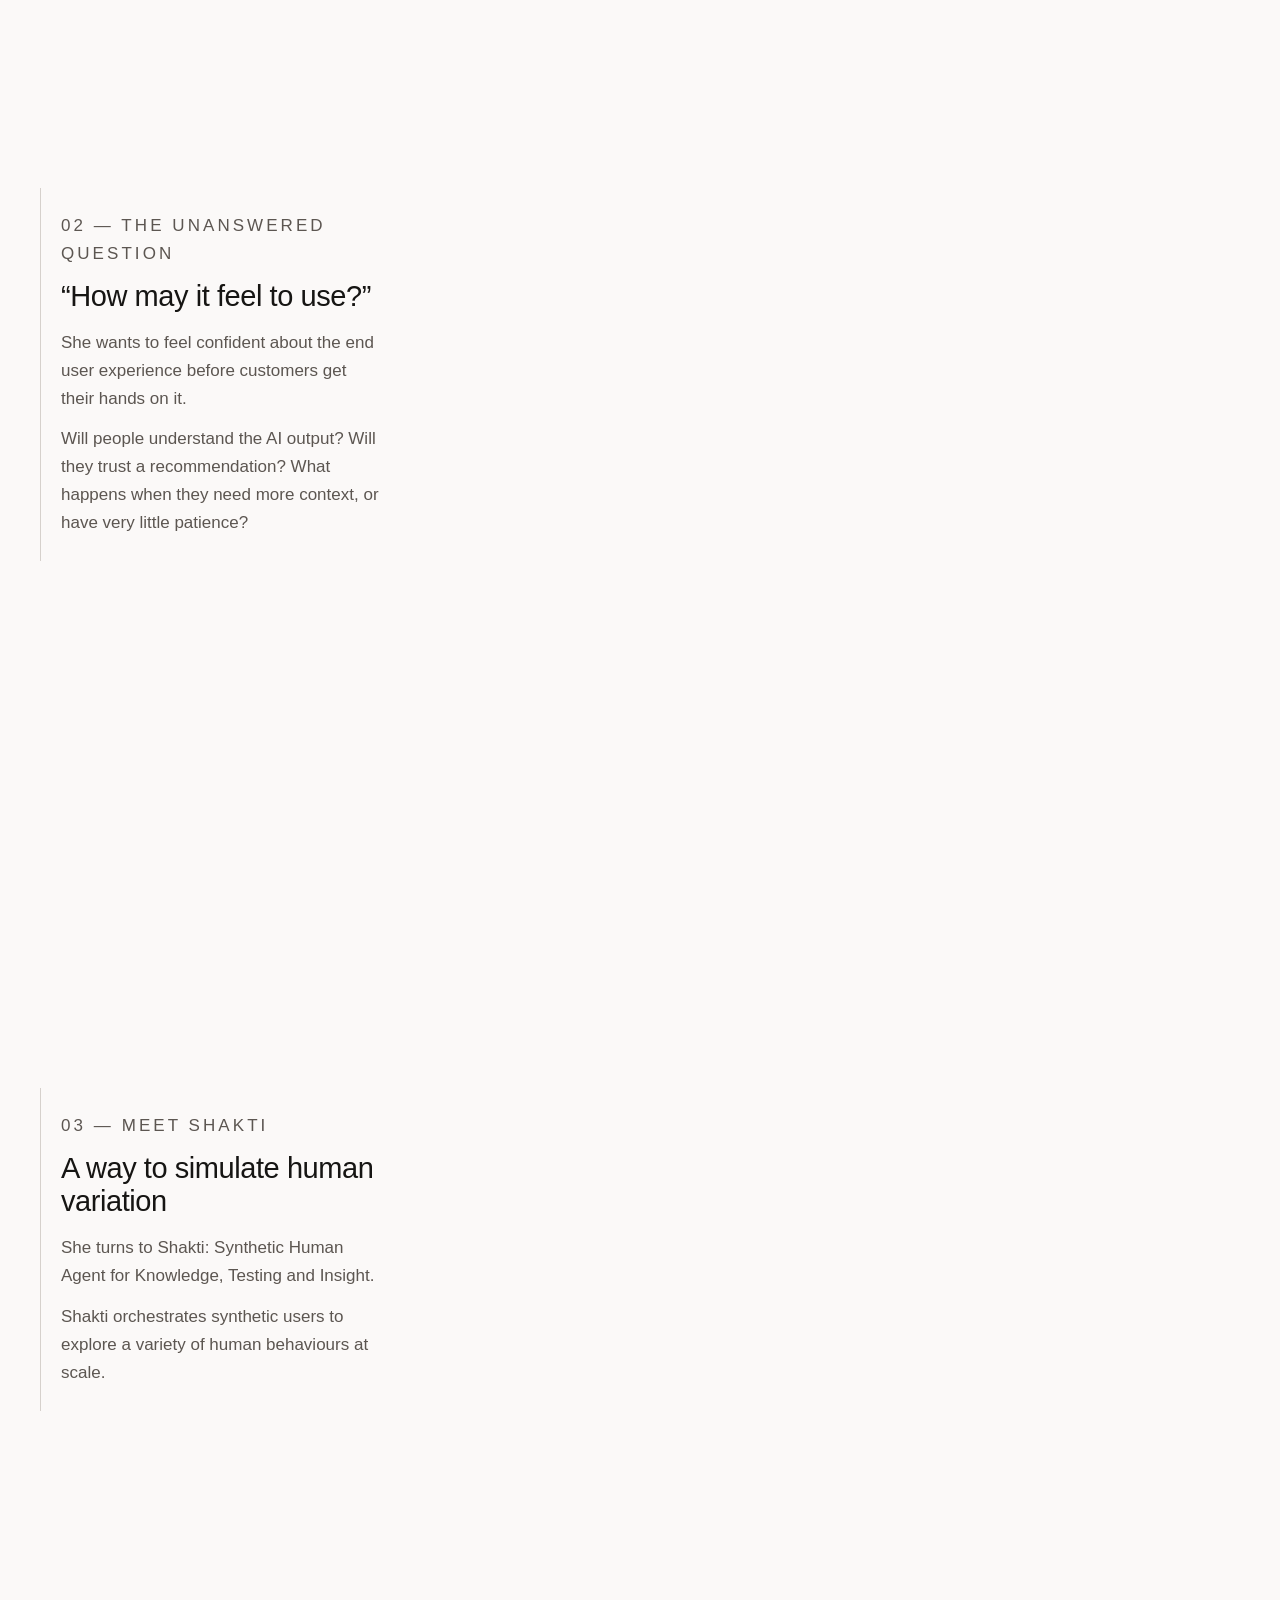
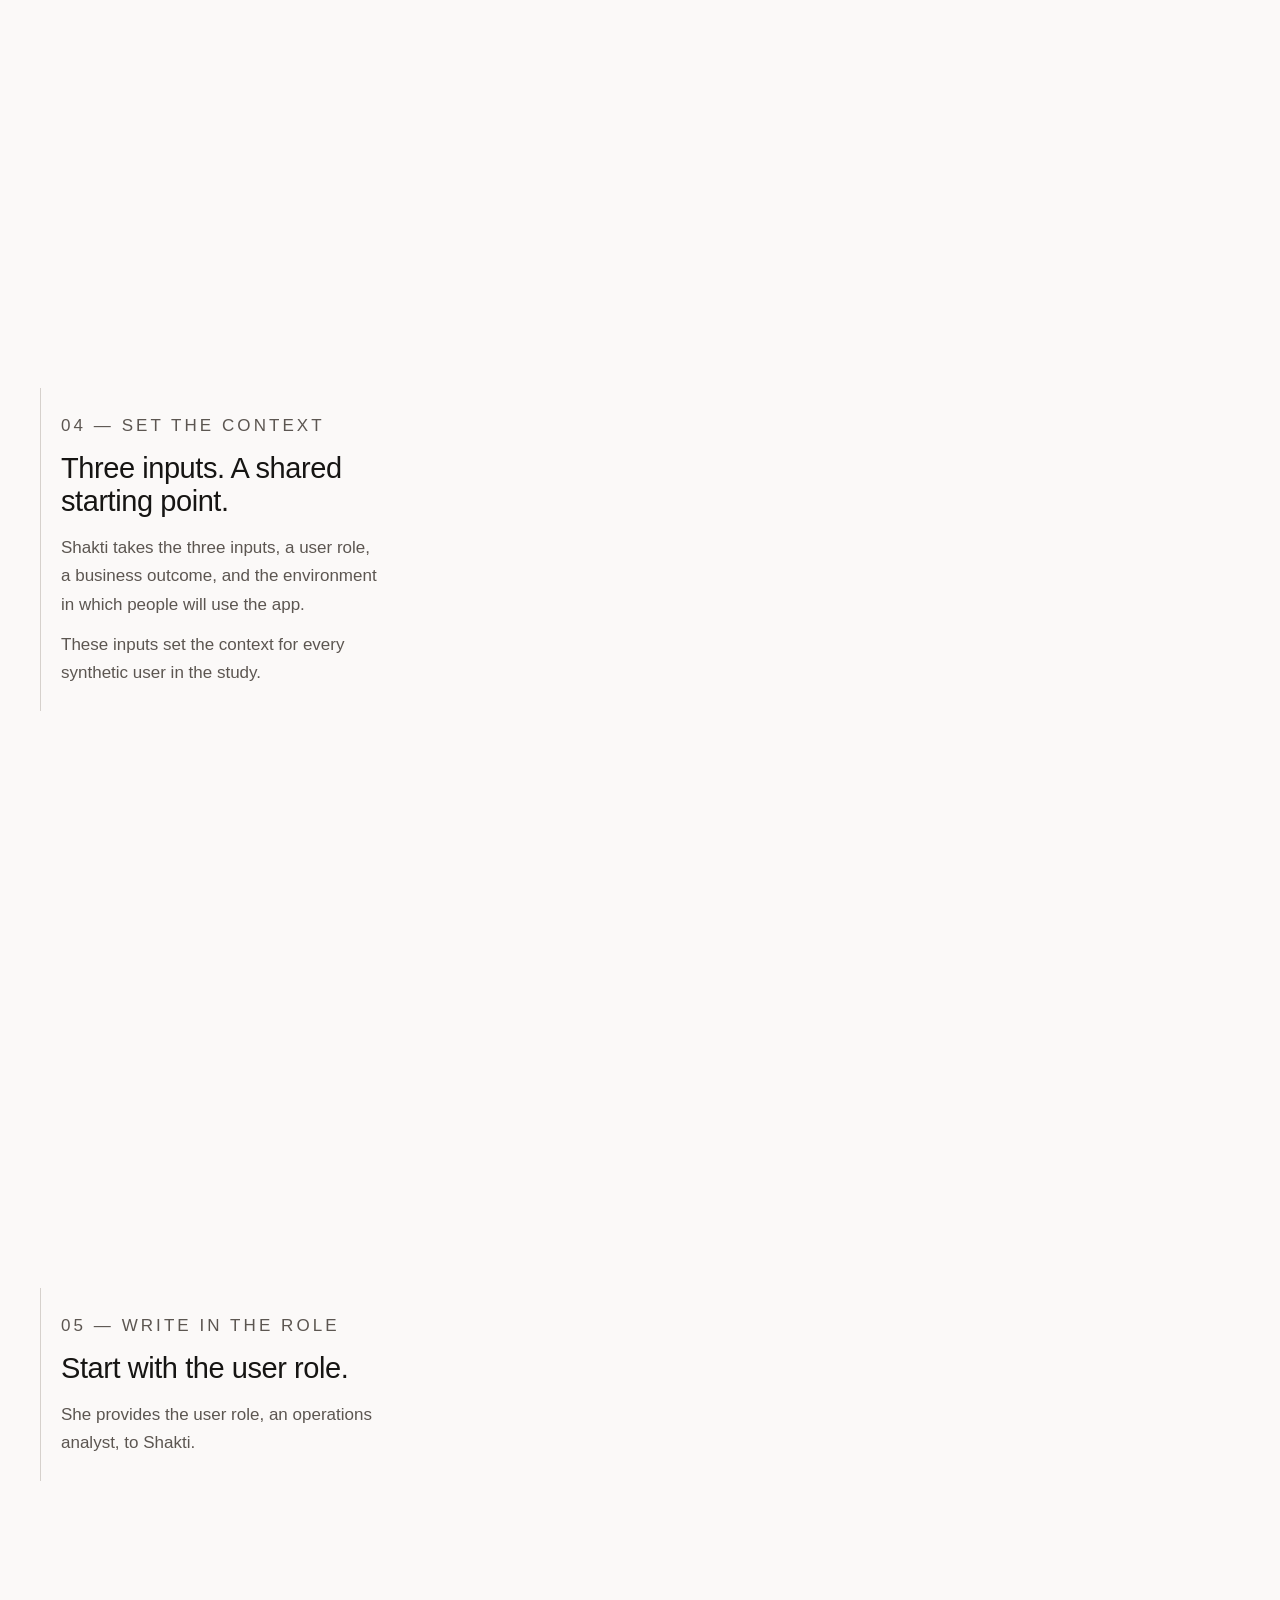
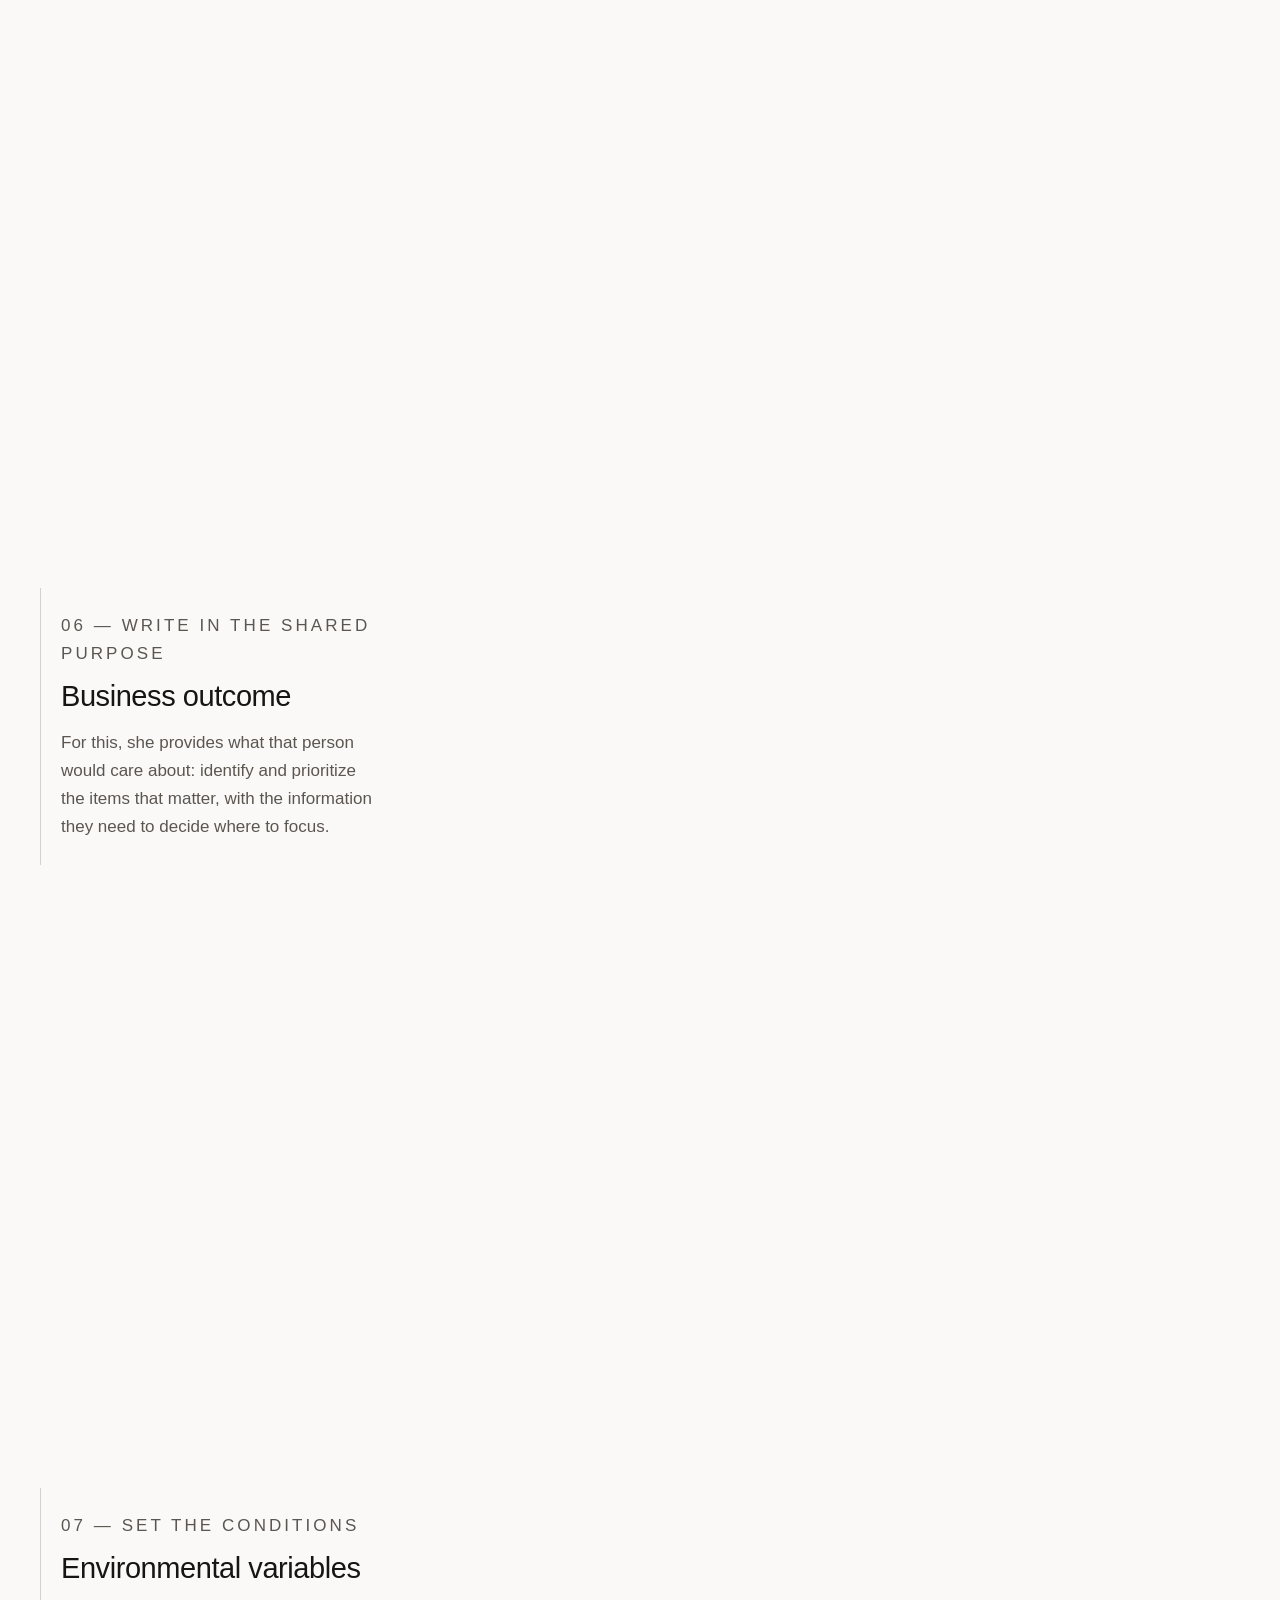
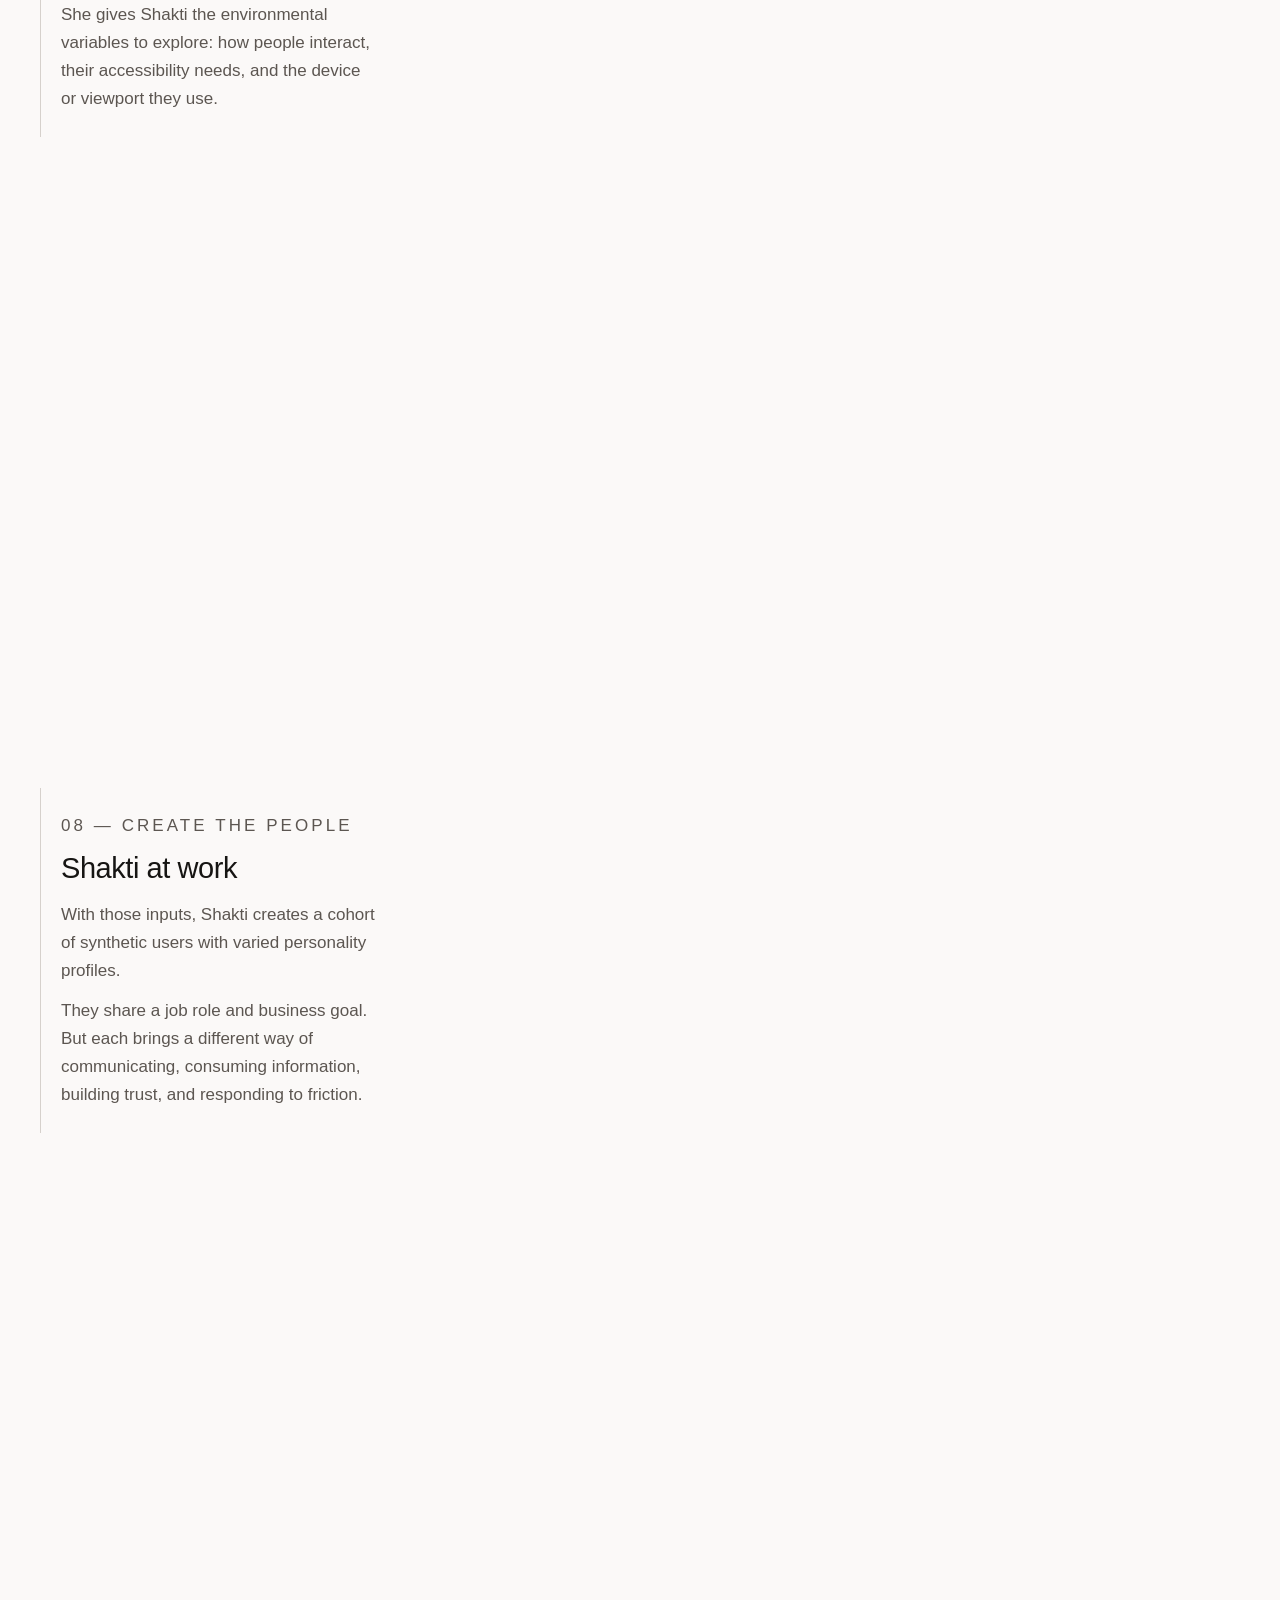
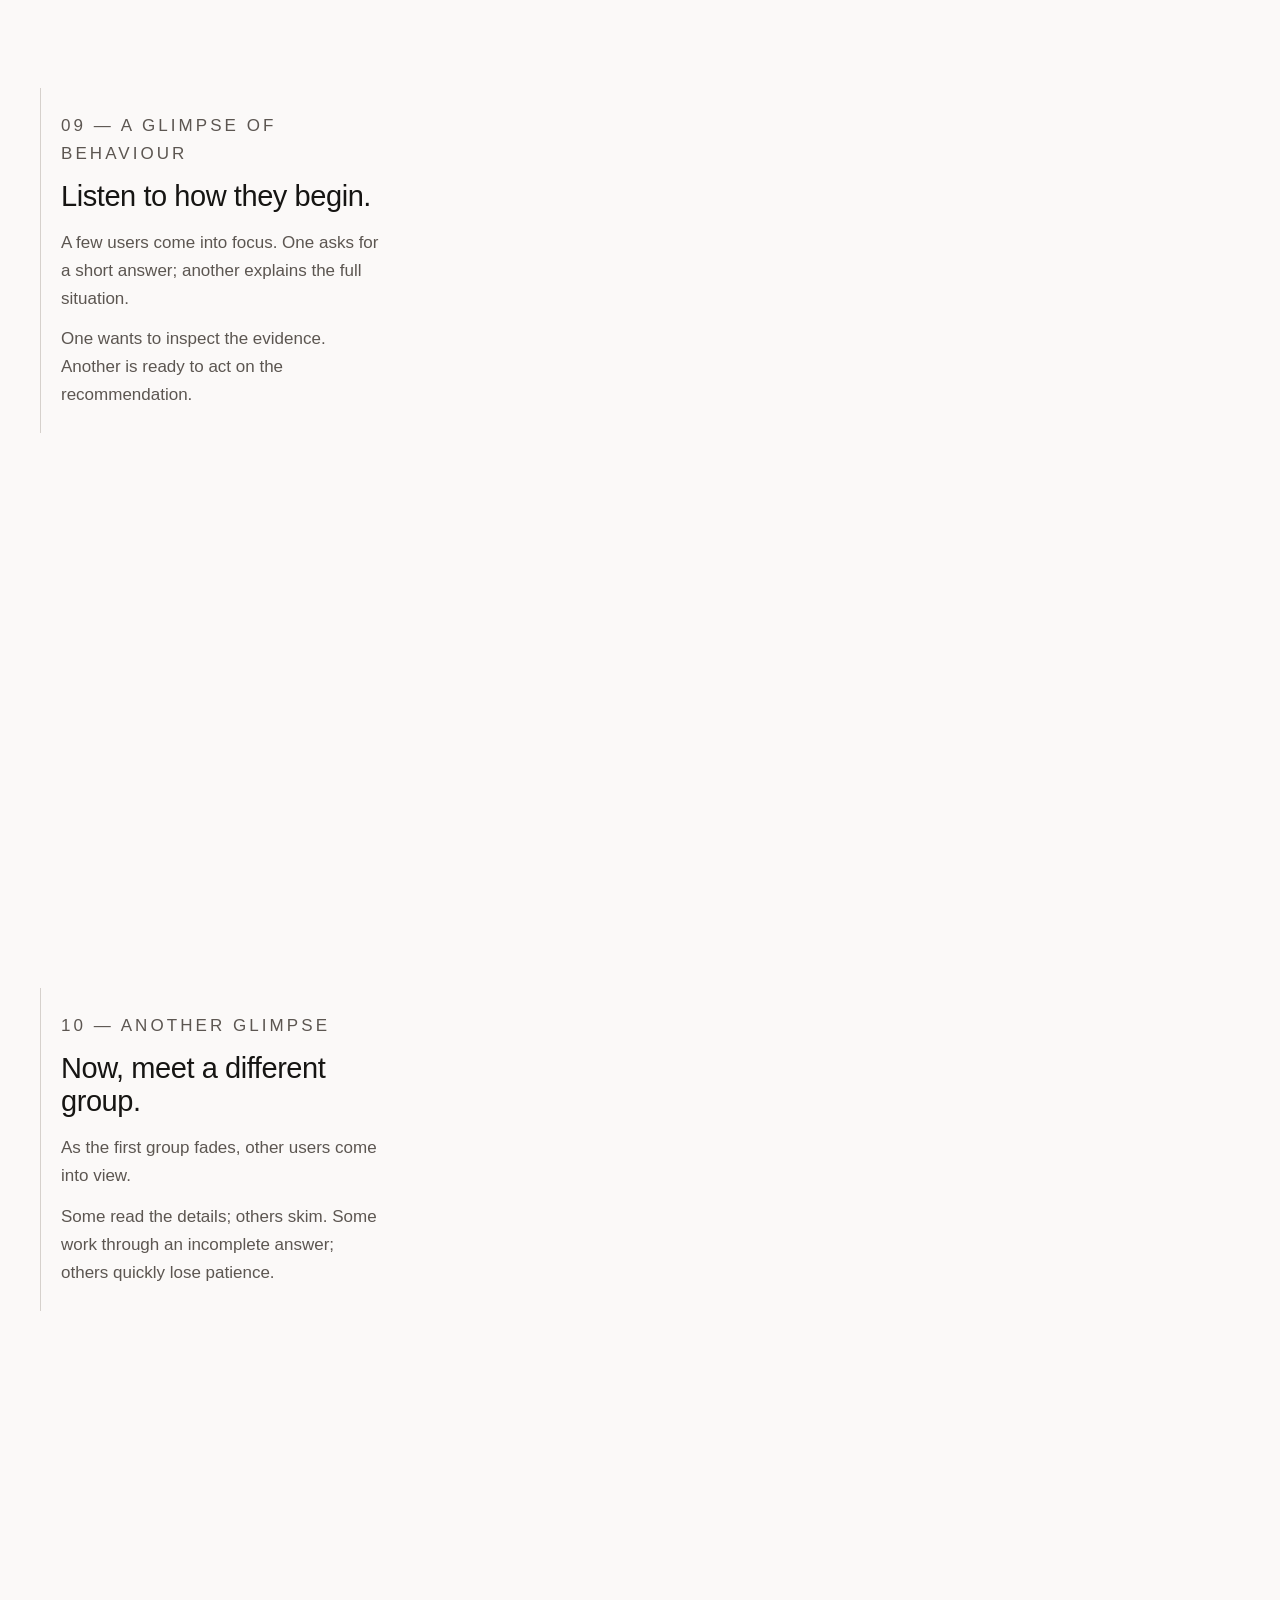
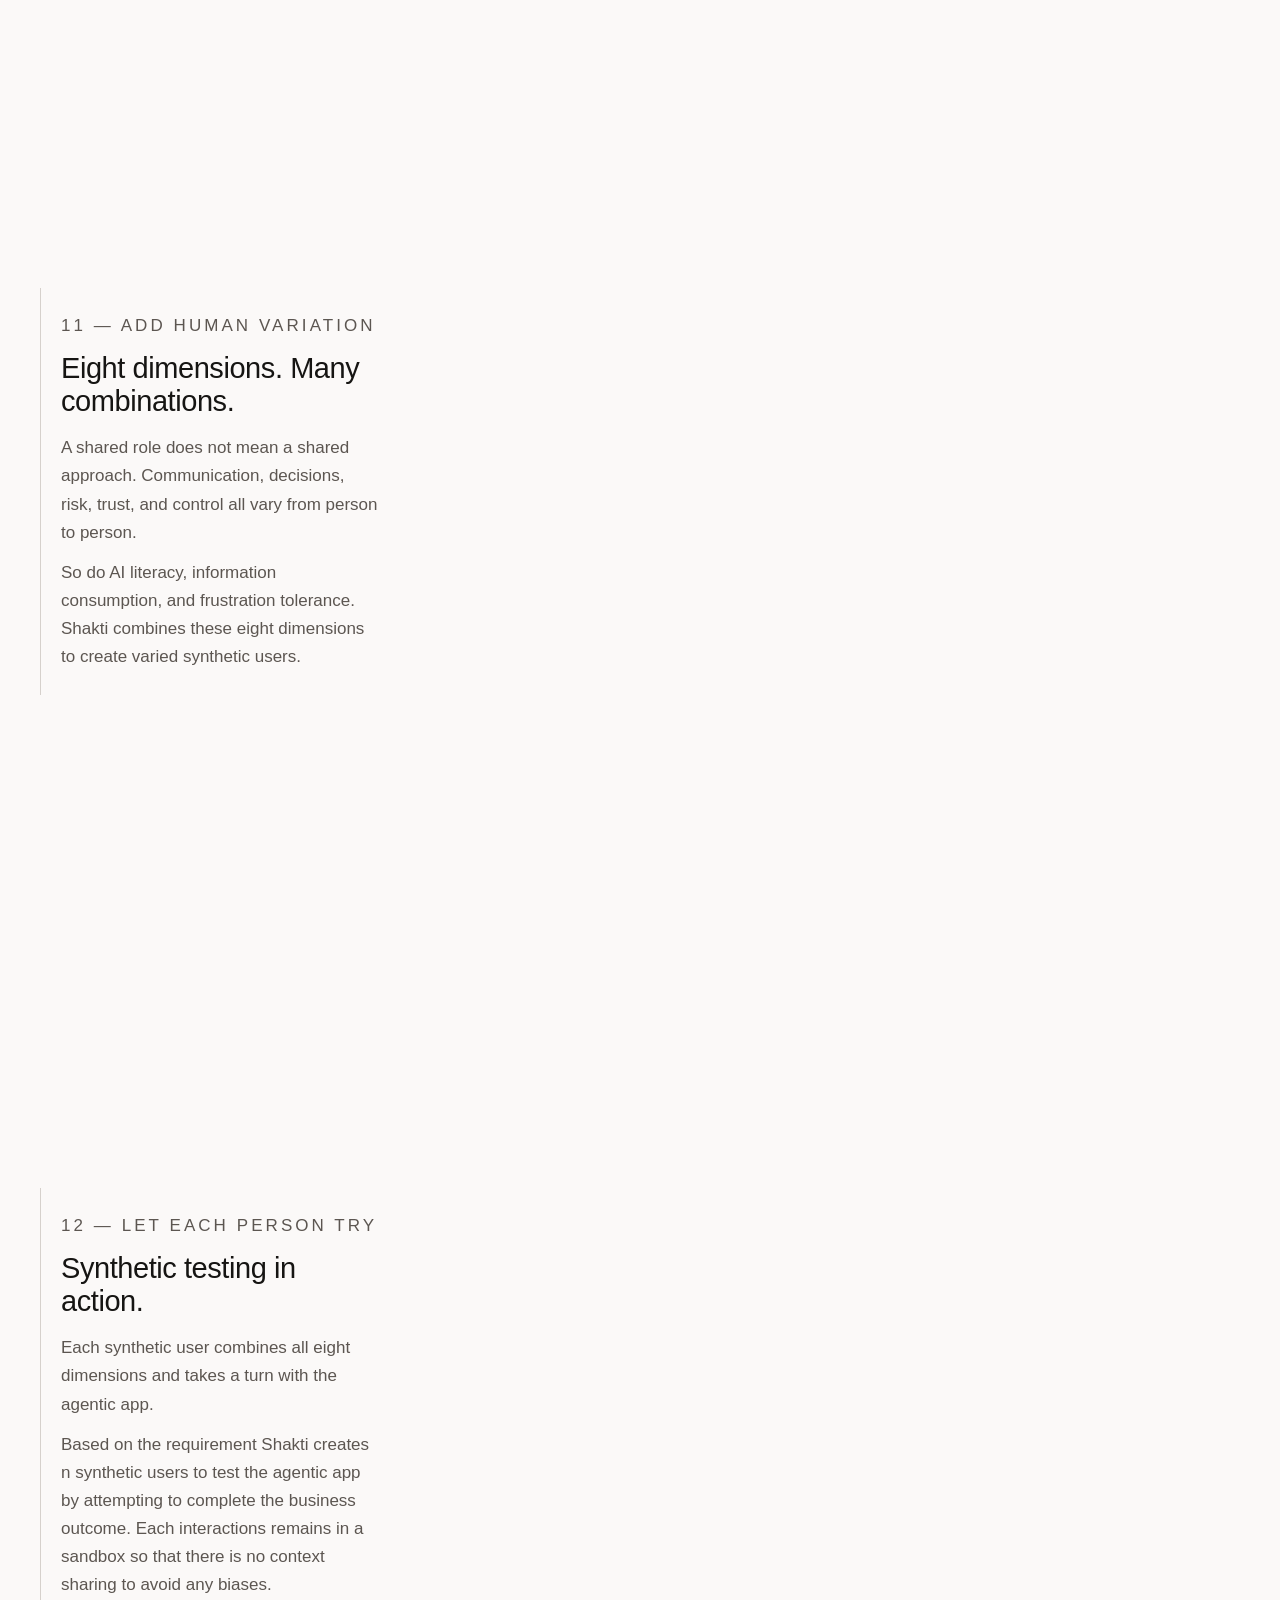
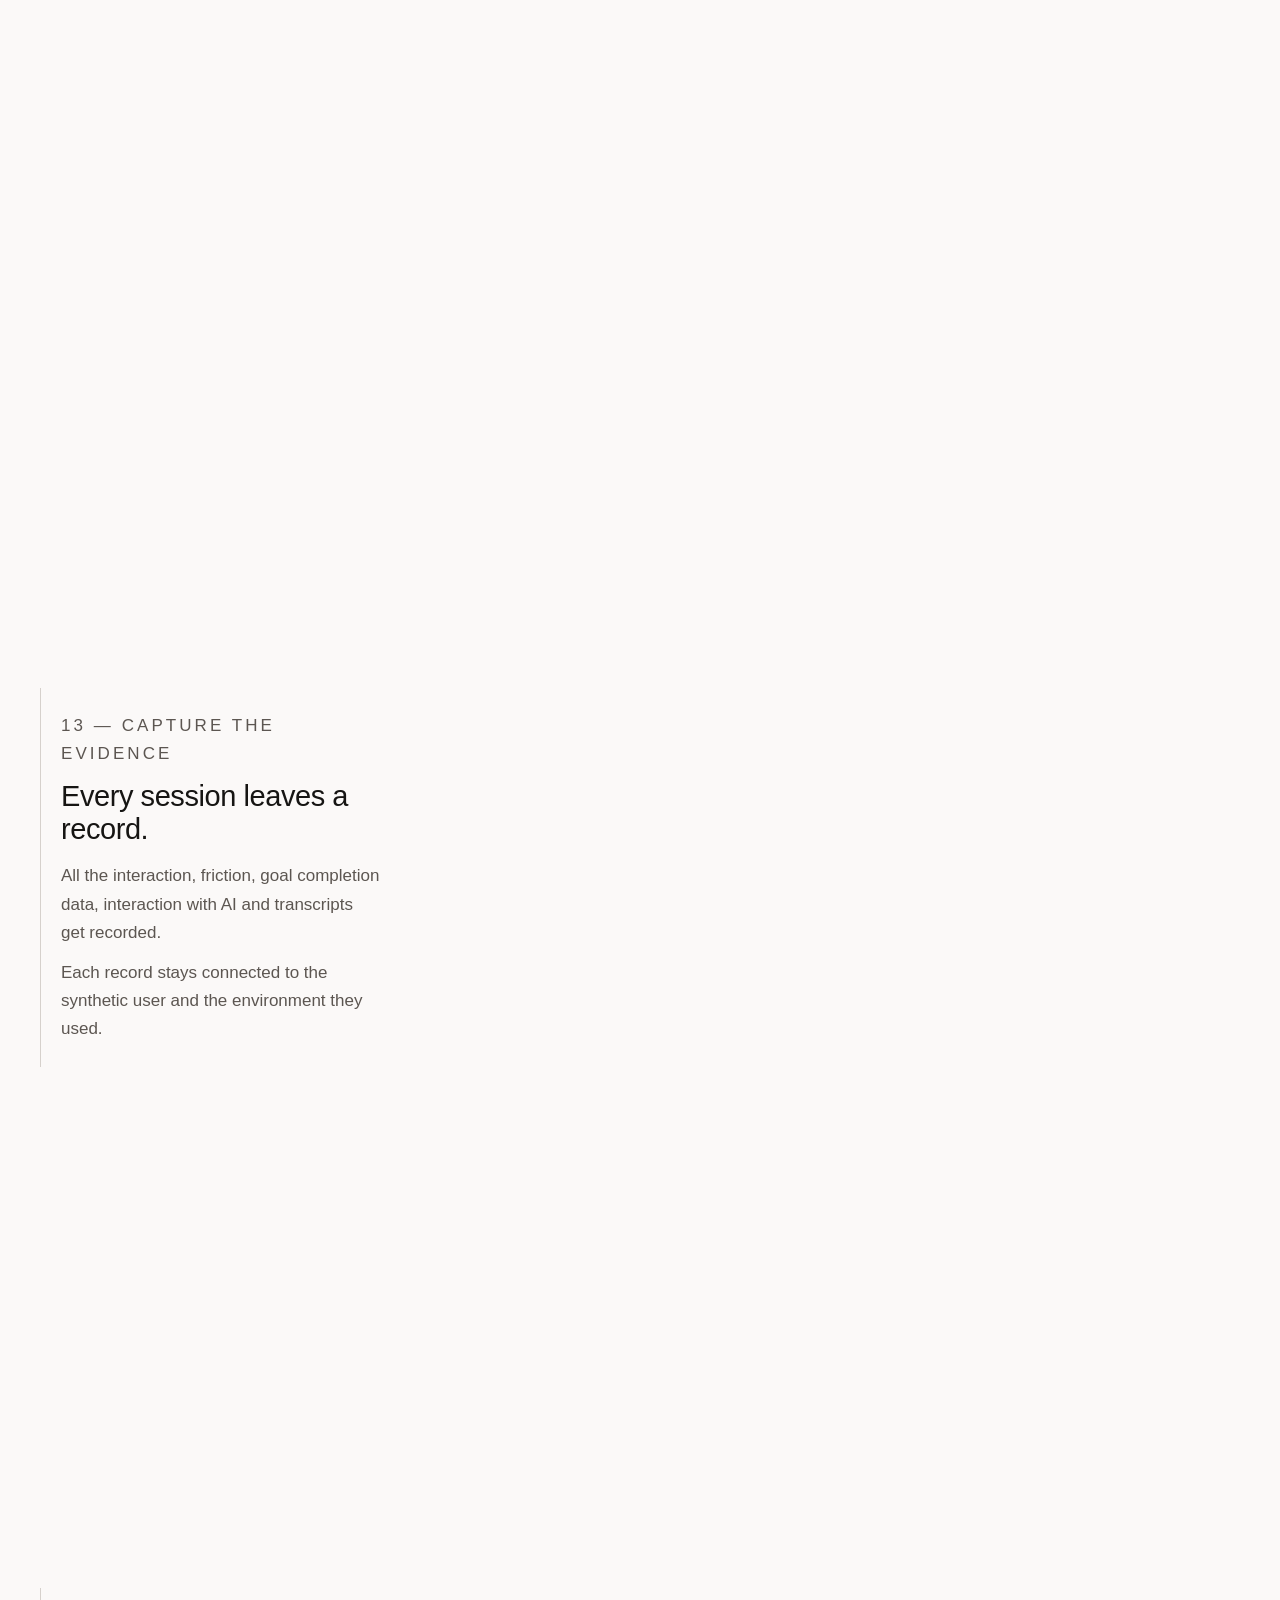
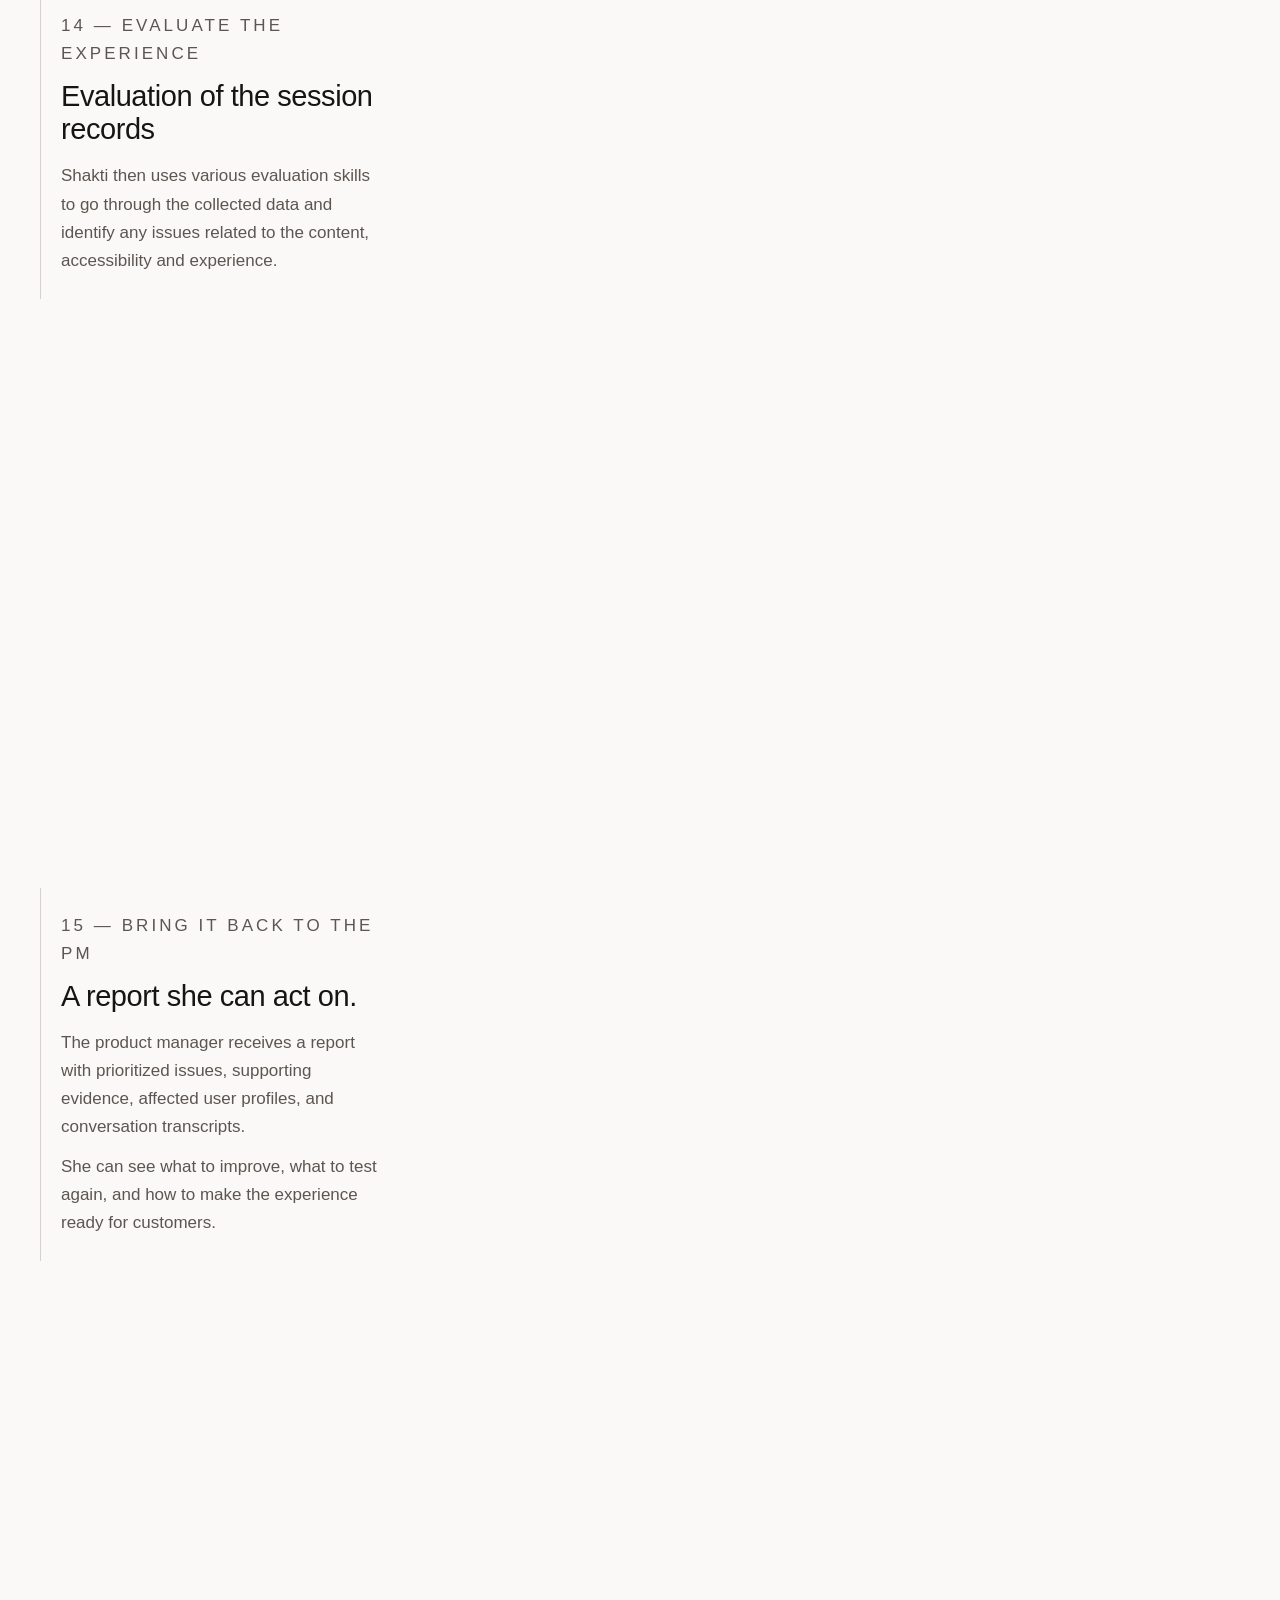
<file: shakti-story-standalone.html>
<!doctype html>
<html lang="en">
<head>
<meta charset="utf-8">
<meta name="viewport" content="width=device-width, initial-scale=1">
<title>Ready for people? — A Shakti story</title>
<meta name="description" content="How a product manager uses Shakti, synthetic user orchestration, to explore the human experience of an agentic app before launch.">
<style>
/* Ready for people? — A Shakti story
   Shareable stylesheet. Warm, paper-like, hand-drawn. No gradients, no glossy effects. */

:root {
  --bg: #FBF9F8;
  --card: #FFFEFD;
  --text: #161513;
  --text-2: #5C5651;
  --border: #D6D1CC;
  --focus: #00688C;
  --red: #C74634;
  --teal: #789895;
  --sage: #80906F;
  --terracotta: #B87863;
  --plum: #765D78;
  --gold: #D9AB63;
  --gray: #8B919C;
  --font: "Oracle Sans", "Helvetica Neue", Arial, sans-serif;
  --card-w: 340px;
  --pin-top: 26vh;
}

* { box-sizing: border-box; }
html { scroll-behavior: smooth; }
@media (prefers-reduced-motion: reduce) { html { scroll-behavior: auto; } }

body {
  margin: 0;
  background: var(--bg);
  color: var(--text);
  font-family: var(--font);
  font-size: 17px;
  line-height: 1.55;
  overflow-x: hidden;
  -webkit-font-smoothing: antialiased;
}

a { color: var(--focus); }
:focus-visible { outline: 2px solid var(--focus); outline-offset: 3px; }

/* Background bands + contours */
.bg { position: fixed; inset: 0; z-index: 0; pointer-events: none; }
.bg svg { width: 100%; height: 100%; display: block; }
.bg-bands path { display: none; }
.bg-contours path { fill: none; stroke: #9C8F84; stroke-width: 0.6; opacity: 0.07; }

/* Reading progress */
.progress { position: fixed; top: 0; left: 0; right: 0; height: 2px; z-index: 50; background: transparent; }
.progress-bar { height: 100%; width: 0; background: var(--red); transform-origin: left; }

.skip-link {
  position: absolute; left: 12px; top: -60px; z-index: 60;
  background: var(--card); border: 1px solid var(--border); padding: 8px 12px; border-radius: 4px;
}
.skip-link:focus { top: 12px; }

/* Brand */
.brand {
  position: relative; z-index: 2;
  display: flex; align-items: center; gap: 10px;
  padding: 26px 40px 0;
  color: var(--text-2);
  font-size: 14px;
}
.brand-mark { display: grid; grid-template-columns: 1fr 1fr; gap: 2px; width: 16px; height: 16px; }
.brand-mark i { display: block; background: var(--teal); }
.brand-mark i:nth-child(2) { background: var(--sage); }
.brand-mark i:nth-child(3) { background: var(--terracotta); }
.brand-mark i:nth-child(4) { background: var(--gold); }
.brand-name { color: var(--text); font-weight: 500; letter-spacing: 0.01em; }
.brand-tag { color: var(--text-2); }

main { position: relative; z-index: 1; }

/* Hero */
.hero {
  display: grid;
  grid-template-columns: 1.05fr 1fr;
  gap: 48px;
  align-items: center;
  min-height: calc(100vh - 60px);
  max-width: 1180px;
  margin: 0 auto;
  padding: 30px 40px 60px;
}
.hero-art svg { width: 100%; height: auto; display: block; }
.hero-copy h1 {
  font-size: clamp(34px, 4.6vw, 54px);
  line-height: 1.08;
  font-weight: 500;
  letter-spacing: -0.02em;
  margin: 0 0 28px;
}
.hero-copy h1 em { font-style: normal; color: var(--terracotta); }
.hero-copy p { color: var(--text-2); font-size: 17px; line-height: 1.65; max-width: 44ch; margin: 0 0 16px; }

/* Story layout: sticky stage right, cards left (desktop) */
.story {
  position: relative;
  display: grid;
  grid-template-columns: minmax(300px, 440px) 1fr;
  max-width: 1400px;
  margin: 0 auto;
}
.stage-col { grid-column: 2; grid-row: 1; }
.steps { grid-column: 1; grid-row: 1; padding: 0 0 0 40px; }

.stage {
  position: sticky; top: 0;
  height: 100vh;
  overflow: hidden;
}
#stageSvg { position: absolute; inset: 0; width: 100%; height: 100%; }

.stage-heading {
  position: absolute; top: 9vh; left: 0; right: 0;
  display: flex; flex-direction: column; gap: 4px; align-items: center; text-align: center;
  z-index: 3; pointer-events: none;
  transition: opacity 0.35s ease;
}
.stage-heading.is-hidden { opacity: 0; }
.stage-heading.is-left { right: auto; align-items: flex-start; text-align: left; }
.stage-label { font-size: 11px; letter-spacing: 0.18em; text-transform: uppercase; color: var(--gray); }
.stage-title { font-size: 18px; font-weight: 500; color: var(--text); }

/* Narrative cards */
.step { min-height: 100vh; display: flex; align-items: flex-start; }
.step-tall { min-height: 300vh; }
.step-inner { position: sticky; top: var(--pin-top); width: 100%; max-width: var(--card-w); }
.card {
  position: sticky; top: var(--pin-top);
  width: var(--card-w); max-width: 100%;
  padding: 24px 0 24px 20px;
  background: transparent;
  border: 0;
  border-left: 1px solid var(--border);
  border-radius: 0;
  box-shadow: none;
  transition: opacity 0.35s ease;
}
.step-inner .card { position: relative; top: auto; }
.card.is-dim { opacity: 0.3; }
.chapter-label {
  margin: 0 0 12px;
  font-size: 11px; letter-spacing: 0.18em; text-transform: uppercase;
  color: var(--gray);
}
.card h2 { font-size: 29px; line-height: 1.15; font-weight: 500; margin: 0 0 16px; letter-spacing: -0.015em; }
.card p { margin: 0 0 12px; color: var(--text-2); font-size: 17px; line-height: 1.65; }
.card p:last-child { margin-bottom: 0; }

/* Chapter dots */
.dots {
  position: fixed; right: 14px; top: 50%; transform: translateY(-50%);
  display: flex; flex-direction: column; gap: 9px; z-index: 40;
}
.dots button {
  width: 18px; height: 18px; padding: 0; border: 0; background: transparent; cursor: pointer;
  display: grid; place-items: center; border-radius: 50%;
}
.dots button::before {
  content: ""; width: 5px; height: 5px; border-radius: 50%;
  background: var(--border); transition: background 0.25s ease, transform 0.25s ease;
}
.dots button[aria-current="true"]::before { background: var(--text); transform: scale(1.3); }
.dots button:hover::before { background: var(--text-2); }

/* Environment panel (transparent, pencil-style chips) */
.env-panel {
  position: absolute; z-index: 4;
  right: 4%; top: 44%;
  width: 340px;
  transform-origin: 0 0;
  opacity: 0; pointer-events: none;
  transition: opacity 0.3s ease;
}
.env-panel.is-on { opacity: 1; pointer-events: auto; }
.env-form { font-size: 12px; color: var(--text-2); }
.env-title { margin: 0 0 8px; font-size: 10.5px; letter-spacing: 0.14em; text-transform: uppercase; color: var(--text-2); }
.env-form fieldset { border: 0; padding: 0; margin: 0 0 8px; display: flex; flex-wrap: wrap; gap: 5px; align-items: center; }
.env-form legend { float: left; width: 100%; padding: 0; margin: 0 0 5px; font-size: 10.5px; letter-spacing: 0.16em; text-transform: uppercase; color: var(--gray); }
.chip { position: relative; display: inline-block; cursor: pointer; }
.chip input { position: absolute; opacity: 0; width: 1px; height: 1px; margin: 0; }
.chip span {
  display: inline-block; padding: 2px 9px; border: 1px solid var(--border); border-radius: 999px;
  background: transparent; color: var(--text-2); line-height: 1.5;
}
.chip:has(input:checked) span { background: var(--text); border-color: var(--text); color: var(--bg); }
.chip:has(input:focus-visible) span { outline: 2px solid var(--focus); outline-offset: 2px; }
.chip:hover span { border-color: var(--text-2); }
.env-select { margin-left: auto; display: inline-flex; align-items: center; gap: 6px; font-size: 11px; }
.env-form select {
  font: inherit; font-size: 11.5px; color: var(--text); background: transparent;
  border: 1px solid var(--border); border-radius: 999px; padding: 2px 4px; max-width: 150px;
}
.env-device { display: flex; align-items: center; gap: 10px; margin-top: 4px; }
.env-device svg { width: 64px; height: auto; flex: none; }
.env-summary { margin: 0; font-size: 11.5px; line-height: 1.45; color: var(--text-2); font-style: italic; }
.env-note { margin: 6px 0 0; font-size: 10.5px; color: var(--gray); }

/* SVG common text styles */
#stageSvg text, #heroSvg text { font-family: var(--font); fill: var(--text); }
.pencil { font-style: italic; fill: var(--text-2); }
#stageSvg text.hand { font-family: "Bradley Hand", "Segoe Script", "Comic Sans MS", cursive; fill: var(--text-2); }
.ink-label { font-size: 12px; letter-spacing: 0.12em; text-transform: uppercase; fill: var(--text-2); }

/* Hero reveal */
.hero-line { stroke-dasharray: 600; stroke-dashoffset: 600; animation: draw 1.6s ease forwards; }
.hero-person { opacity: 0; animation: fadeIn 0.6s ease forwards; }
@keyframes draw { to { stroke-dashoffset: 0; } }
@keyframes fadeIn { to { opacity: 1; } }
@media (prefers-reduced-motion: reduce) {
  .hero-line, .hero-person { animation: none; stroke-dashoffset: 0; opacity: 1; }
  .card, .stage-heading { transition: none; }
}

/* Mobile: stage on top (58vh), cards below */
@media (max-width: 860px) {
  :root { --pin-top: 60vh; }
  .brand { padding: 18px 20px 0; flex-wrap: wrap; row-gap: 2px; }
  .hero { grid-template-columns: 1fr; gap: 20px; padding: 16px 20px 40px; min-height: auto; }
  .hero-copy h1 { font-size: 34px; }
  .hero-copy p { font-size: 16px; }
  .hero-art { max-width: 420px; margin: 0 auto; width: 100%; }
  .story { display: block; }
  .stage-col, .steps { grid-column: auto; }
  .stage-col { position: sticky; top: 0; z-index: 5; background: var(--bg); }
  .stage { position: relative; height: 58vh; }
  .stage-heading { top: 12px; padding: 0 16px; }
  .stage-title { font-size: 15px; }
  .stage-label { font-size: 10.5px; }
  .steps { padding: 0 16px; }
  .step { min-height: 100vh; }
  .step-tall { min-height: 300vh; }
  .card { width: 100%; max-width: 480px; padding: 18px 0 18px 16px; }
  .card h2 { font-size: 24px; }
  .card p { font-size: 15.5px; }
  .card, .step-inner { top: var(--pin-top); }
  .step-inner { max-width: 480px; }
  .env-panel { position: relative; right: auto; top: auto; width: 100%; max-width: 480px; margin-top: 12px; padding: 14px 0 0 16px; border-left: 1px solid var(--border); transform: none !important; }
  .env-panel.in-stage { display: none; }
  .dots { right: 6px; gap: 6px; }
  .dots button { width: 14px; height: 14px; }
  .dots button::before { width: 5px; height: 5px; }
}

</style>
</head>
<body>

<!-- Faint abstract background: broad curved bands and fine contour lines -->
<div class="bg" aria-hidden="true">
  <svg viewBox="0 0 1600 1000" preserveAspectRatio="xMidYMid slice">
    <g class="bg-bands">
      <path d="M-100 240 C 300 120, 600 380, 900 260 S 1500 80, 1750 220 L 1750 420 C 1400 300, 1100 520, 800 420 S 200 300, -100 440 Z"/>
      <path d="M-100 640 C 250 520, 550 760, 850 660 S 1450 500, 1750 640 L 1750 820 C 1400 720, 1050 900, 750 820 S 200 700, -100 860 Z"/>
    </g>
    <g class="bg-contours">
      <path d="M-100 150 C 300 40, 600 300, 900 180 S 1500 0, 1750 140"/>
      <path d="M-100 180 C 300 70, 600 330, 900 210 S 1500 30, 1750 170"/>
      <path d="M-100 210 C 300 100, 600 360, 900 240 S 1500 60, 1750 200"/>
      <path d="M-100 470 C 350 350, 650 570, 950 470 S 1450 340, 1750 480"/>
      <path d="M-100 500 C 350 380, 650 600, 950 500 S 1450 370, 1750 510"/>
      <path d="M-100 530 C 350 410, 650 630, 950 530 S 1450 400, 1750 540"/>
      <path d="M-100 900 C 250 780, 550 1000, 850 900 S 1450 760, 1750 900"/>
      <path d="M-100 930 C 250 810, 550 1030, 850 930 S 1450 790, 1750 930"/>
      <path d="M-100 960 C 250 840, 550 1060, 850 960 S 1450 820, 1750 960"/>
    </g>
  </svg>
</div>

<div class="progress" aria-hidden="true"><div class="progress-bar" id="progressBar"></div></div>

<a class="skip-link" href="#story">Skip to the story</a>

<header class="brand">
  <span class="brand-mark" aria-hidden="true"><i></i><i></i><i></i><i></i></span>
  <span class="brand-name">shakti.</span>
  <span class="brand-tag">Synthetic user orchestration.</span>
</header>

<main>
  <section class="hero" aria-labelledby="hero-title">
    <div class="hero-art" id="heroArt">
      <svg id="heroSvg" viewBox="0 0 520 440" role="img" aria-labelledby="heroSvgTitle">
        <title id="heroSvgTitle">A small agentic app window connected by curved pencil lines to about twenty small people.</title>
      </svg>
    </div>
    <div class="hero-copy">
      <h1 id="hero-title">Your app is ready.<br>But is it ready<br>for <em>people?</em></h1>
      <p>The workflows work. The functionality checks out. The AI gets its data from the right sources.</p>
      <p>Before shipping an agentic app, its product manager has one more thing to explore: how different people will actually use it.</p>
    </div>
  </section>

  <section class="story" id="story" aria-label="The story">
    <div class="stage-col">
      <div class="stage" id="stage">
        <div class="stage-heading" id="stageHeading" aria-live="polite">
          <span class="stage-label" id="stageLabel"></span>
          <span class="stage-title" id="stageTitle"></span>
        </div>
        <svg id="stageSvg" viewBox="0 0 1000 700" role="img" aria-labelledby="stageDesc">
          <desc id="stageDesc">Illustration of the current chapter.</desc>
        </svg>

        <!-- Environment panel: a working, transparent panel with pencil-style labels -->
        <div class="env-panel" id="envPanel" aria-hidden="true">
          <form id="envForm" class="env-form" aria-label="Choose an example test environment">
            <p class="env-title">Choose an example test environment</p>
            <fieldset class="chips">
              <legend>Interaction</legend>
              <label class="chip"><input type="radio" name="interaction" value="Conversation only"><span>Conversation only</span></label>
              <label class="chip"><input type="radio" name="interaction" value="Clickable elements"><span>Clickable elements</span></label>
              <label class="chip"><input type="radio" name="interaction" value="Both" checked><span>Both</span></label>
            </fieldset>
            <fieldset class="chips">
              <legend>Accessibility</legend>
              <label class="chip"><input type="checkbox" name="a11y" value="Keyboard only"><span>Keyboard only</span></label>
              <label class="chip"><input type="checkbox" name="a11y" value="Screen reader"><span>Screen reader</span></label>
              <label class="chip"><input type="checkbox" name="a11y" value="200% zoom"><span>200% zoom</span></label>
              <label class="chip"><input type="checkbox" name="a11y" value="High contrast"><span>High contrast</span></label>
            </fieldset>
            <fieldset class="chips">
              <legend>Device + viewport</legend>
              <label class="chip"><input type="radio" name="device" value="Desktop" checked><span>Desktop</span></label>
              <label class="chip"><input type="radio" name="device" value="Mobile"><span>Mobile</span></label>
              <label class="env-select"><span>Viewport</span><select name="viewport" id="viewportSelect"></select></label>
            </fieldset>
            <div class="env-device">
              <svg id="deviceSketch" viewBox="0 0 120 90" aria-hidden="true"></svg>
              <p class="env-summary" id="envSummary" aria-live="polite"></p>
            </div>
            <p class="env-note">These choices describe the simulated environment. They do not change this page.</p>
          </form>
        </div>
      </div>
    </div>

    <div class="steps" id="steps">
      <div class="step" data-chapter="1">
        <article class="card" id="ch-1">
          <p class="chapter-label">01 — The starting point</p>
          <h2>Every check is green.</h2>
          <p>The product manager is ready to ship an agentic app built for a business team.</p>
          <p>She has already tested its agentic workflows, functionality, and the sources behind its AI outputs. Everything is working well.</p>
        </article>
      </div>
      <div class="step" data-chapter="2">
        <article class="card" id="ch-2">
          <p class="chapter-label">02 — The unanswered question</p>
          <h2>“How may it feel to use?”</h2>
          <p>She wants to feel confident about the end user experience before customers get their hands on it.</p>
          <p>Will people understand the AI output? Will they trust a recommendation? What happens when they need more context, or have very little patience?</p>
        </article>
      </div>
      <div class="step" data-chapter="3">
        <article class="card" id="ch-3">
          <p class="chapter-label">03 — Meet Shakti</p>
          <h2>A way to simulate human variation</h2>
          <p>She turns to Shakti: Synthetic Human Agent for Knowledge, Testing and Insight.</p>
          <p>Shakti orchestrates synthetic users to explore a variety of human behaviours at scale.</p>
        </article>
      </div>
      <div class="step" data-chapter="4">
        <article class="card" id="ch-4">
          <p class="chapter-label">04 — Set the context</p>
          <h2>Three inputs. A shared starting point.</h2>
          <p>Shakti takes the three inputs, a user role, a business outcome, and the environment in which people will use the app.</p>
          <p>These inputs set the context for every synthetic user in the study.</p>
        </article>
      </div>
      <div class="step" data-chapter="5">
        <article class="card" id="ch-5">
          <p class="chapter-label">05 — Write in the role</p>
          <h2>Start with the user role.</h2>
          <p>She provides the user role, an operations analyst, to Shakti.</p>
        </article>
      </div>
      <div class="step" data-chapter="6">
        <article class="card" id="ch-6">
          <p class="chapter-label">06 — Write in the shared purpose</p>
          <h2>Business outcome</h2>
          <p>For this, she provides what that person would care about: identify and prioritize the items that matter, with the information they need to decide where to focus.</p>
        </article>
      </div>
      <div class="step step-env" data-chapter="7">
        <div class="step-inner">
          <article class="card" id="ch-7">
            <p class="chapter-label">07 — Set the conditions</p>
            <h2>Environmental variables</h2>
            <p>She gives Shakti the environmental variables to explore: how people interact, their accessibility needs, and the device or viewport they use.</p>
          </article>
          <div class="env-slot" id="envSlotMobile"></div>
        </div>
      </div>
      <div class="step" data-chapter="8">
        <article class="card" id="ch-8">
          <p class="chapter-label">08 — Create the people</p>
          <h2>Shakti at work</h2>
          <p>With those inputs, Shakti creates a cohort of synthetic users with varied personality profiles.</p>
          <p>They share a job role and business goal. But each brings a different way of communicating, consuming information, building trust, and responding to friction.</p>
        </article>
      </div>
      <div class="step" data-chapter="9">
        <article class="card" id="ch-9">
          <p class="chapter-label">09 — A glimpse of behaviour</p>
          <h2>Listen to how they begin.</h2>
          <p>A few users come into focus. One asks for a short answer; another explains the full situation.</p>
          <p>One wants to inspect the evidence. Another is ready to act on the recommendation.</p>
        </article>
      </div>
      <div class="step" data-chapter="10">
        <article class="card" id="ch-10">
          <p class="chapter-label">10 — Another glimpse</p>
          <h2>Now, meet a different group.</h2>
          <p>As the first group fades, other users come into view.</p>
          <p>Some read the details; others skim. Some work through an incomplete answer; others quickly lose patience.</p>
        </article>
      </div>
      <div class="step" data-chapter="11">
        <article class="card" id="ch-11">
          <p class="chapter-label">11 — Add human variation</p>
          <h2>Eight dimensions. Many combinations.</h2>
          <p>A shared role does not mean a shared approach. Communication, decisions, risk, trust, and control all vary from person to person.</p>
          <p>So do AI literacy, information consumption, and frustration tolerance. Shakti combines these eight dimensions to create varied synthetic users.</p>
        </article>
      </div>
      <div class="step step-tall" data-chapter="12">
        <article class="card" id="ch-12">
          <p class="chapter-label">12 — Let each person try</p>
          <h2>Synthetic testing in action.</h2>
          <p>Each synthetic user combines all eight dimensions and takes a turn with the agentic app.</p>
          <p>Based on the requirement Shakti creates n synthetic users to test the agentic app by attempting to complete the business outcome. Each interactions remains in a sandbox so that there is no context sharing to avoid any biases.</p>
        </article>
      </div>
      <div class="step" data-chapter="13">
        <article class="card" id="ch-13">
          <p class="chapter-label">13 — Capture the evidence</p>
          <h2>Every session leaves a record.</h2>
          <p>All the interaction, friction, goal completion data, interaction with AI and transcripts get recorded.</p>
          <p>Each record stays connected to the synthetic user and the environment they used.</p>
        </article>
      </div>
      <div class="step" data-chapter="14">
        <article class="card" id="ch-14">
          <p class="chapter-label">14 — Evaluate the experience</p>
          <h2>Evaluation of the session records</h2>
          <p>Shakti then uses various evaluation skills to go through the collected data and identify any issues related to the content, accessibility and experience.</p>
        </article>
      </div>
      <div class="step" data-chapter="15">
        <article class="card" id="ch-15">
          <p class="chapter-label">15 — Bring it back to the PM</p>
          <h2>A report she can act on.</h2>
          <p>The product manager receives a report with prioritized issues, supporting evidence, affected user profiles, and conversation transcripts.</p>
          <p>She can see what to improve, what to test again, and how to make the experience ready for customers.</p>
        </article>
      </div>
    </div>
  </section>
</main>

<nav class="dots" id="dots" aria-label="Chapters"></nav>

<script>
/* Ready for people? — A Shakti story
   Scroll-driven, hand-drawn SVG storytelling. All artwork is generated locally.
   Global scroll position g ∈ [1, 16): chapter n is "settled" for g ∈ [n, n+0.5],
   transitions to n+1 happen for g ∈ [n+0.55, n+0.95]. Every visual is a pure
   function of g, so scrolling up reverses naturally. */
(() => {
'use strict';

const NS = 'http://www.w3.org/2000/svg';
const C = {
  text: '#161513', text2: '#5C5651', border: '#D6D1CC', focus: '#00688C', red: '#C74634',
  teal: '#789895', sage: '#80906F', terracotta: '#B87863', plum: '#765D78', gold: '#D9AB63', gray: '#8B919C',
  pencil: '#8B919C', paper: '#FFFEFD', paleTeal: '#E4ECEA'
};
const PALETTE = [C.teal, C.sage, C.terracotta, C.plum, C.gold, C.gray];
const reduceMotion = window.matchMedia('(prefers-reduced-motion: reduce)').matches;

/* ---------- tiny utilities ---------- */
const clamp = (v, a = 0, b = 1) => Math.max(a, Math.min(b, v));
const lerp = (a, b, t) => a + (b - a) * t;
const smooth = t => t * t * (3 - 2 * t);
const easeOut = t => 1 - Math.pow(1 - t, 3);
// eased progress of g through [a,b]
const seg = (g, a, b, ease = smooth) => ease(clamp((g - a) / (b - a)));
const lin = (g, a, b) => clamp((g - a) / (b - a));

function rng(seed) { // mulberry32 — deterministic variation
  let a = seed >>> 0;
  return () => {
    a = (a + 0x6D2B79F5) >>> 0;
    let t = a;
    t = Math.imul(t ^ (t >>> 15), t | 1);
    t ^= t + Math.imul(t ^ (t >>> 7), t | 61);
    return ((t ^ (t >>> 14)) >>> 0) / 4294967296;
  };
}

function el(tag, attrs = {}, parent) {
  const n = document.createElementNS(NS, tag);
  for (const k in attrs) {
    if (attrs[k] == null) continue;
    if (k === 'text') n.textContent = attrs[k];
    else n.setAttribute(k, attrs[k]);
  }
  if (parent) parent.appendChild(n);
  return n;
}
const setT = (n, x, y, s = 1, r = 0) => n.setAttribute('transform', `translate(${x.toFixed(2)} ${y.toFixed(2)}) rotate(${r.toFixed(2)}) scale(${s.toFixed(4)})`);
const setO = (n, o) => { n.setAttribute('opacity', clamp(o).toFixed(3)); n.style.display = o <= 0.001 ? 'none' : ''; };

/* ---------- hand-drawn primitives ---------- */
const PEN = { stroke: C.gray, 'stroke-width': 1, fill: 'none', 'stroke-linecap': 'round', 'stroke-linejoin': 'round', opacity: 0.7 };
const JITTER = 0.55; // minimal theme: calmer hand-drawn wobble
const LINE = { ...PEN, stroke: C.teal, opacity: 0.8 };

// wobbly polyline through points (2 segments per edge, jittered)
function roughPoly(pts, seed, closed = true, amt = 1.2) {
  const r = rng(seed);
  const j = () => (r() - 0.5) * 2 * amt * JITTER;
  let d = '';
  const n = pts.length;
  for (let i = 0; i < (closed ? n : n - 1); i++) {
    const a = pts[i], b = pts[(i + 1) % n];
    const mx = (a[0] + b[0]) / 2 + j(), my = (a[1] + b[1]) / 2 + j();
    if (i === 0) d += `M${(a[0] + j()).toFixed(1)} ${(a[1] + j()).toFixed(1)} `;
    d += `Q${mx.toFixed(1)} ${my.toFixed(1)} ${(b[0] + j()).toFixed(1)} ${(b[1] + j()).toFixed(1)} `;
  }
  return d + (closed ? 'Z' : '');
}
// rounded, lightly wobbly rectangle
function roughRect(x, y, w, h, seed, amt = 1.2, radius) {
  const r = radius ?? Math.min(10, w * 0.12, h * 0.12);
  const rr = rng(seed); const j = () => (rr() - 0.5) * 2 * amt * JITTER;
  const P = (px, py) => `${(px + j()).toFixed(1)} ${(py + j()).toFixed(1)}`;
  return `M${P(x + r, y)} L${P(x + w - r, y)} Q${x + w} ${y} ${P(x + w, y + r)} L${P(x + w, y + h - r)} Q${x + w} ${y + h} ${P(x + w - r, y + h)} ` +
    `L${P(x + r, y + h)} Q${x} ${y + h} ${P(x, y + h - r)} L${P(x, y + r)} Q${x} ${y} ${P(x + r, y)} Z`;
}
function roughCircle(cx, cy, r, seed) {
  const rr = rng(seed); let d = '';
  const n = 8;
  for (let i = 0; i <= n; i++) {
    const a = (i / n) * Math.PI * 2, rad = r * (1 + (rr() - 0.5) * 0.08 * JITTER);
    const x = cx + Math.cos(a) * rad, y = cy + Math.sin(a) * rad;
    d += (i ? 'L' : 'M') + x.toFixed(1) + ' ' + y.toFixed(1) + ' ';
  }
  return d + 'Z';
}
// curved connector between two points, bowing by k
function curve(x1, y1, x2, y2, k = 0.25) {
  const mx = (x1 + x2) / 2, my = (y1 + y2) / 2, dx = x2 - x1, dy = y2 - y1;
  const cx = mx - dy * k, cy = my + dx * k;
  return `M${x1.toFixed(1)} ${y1.toFixed(1)} Q${cx.toFixed(1)} ${cy.toFixed(1)} ${x2.toFixed(1)} ${y2.toFixed(1)}`;
}
// lightly textured fill: colour + hatch overlay + pencil outline
function textured(parent, d, color, seed, opts = {}) {
  const g = el('g', {}, parent);
  el('path', { d, fill: color, opacity: opts.fillOpacity ?? 0.82 }, g);
  el('path', { d, fill: 'url(#hatch)', opacity: 0.2 }, g);
  if (opts.outline) el('path', { d, ...PEN, 'stroke-width': opts.sw ?? 1.2 }, g);
  return g;
}
// small abstract human: rounded head + shoulder-and-torso silhouette. Local origin at torso centre.
function person(parent, color, seed, size = 1) {
  const r = rng(seed);
  const g = el('g', {}, parent);
  const inner = el('g', { transform: `scale(${size})` }, g);
  const sh = 9 + r() * 2, w = 11 + r() * 2;
  const torso = roughPoly([[-sh, -2], [sh, -2], [w, 16], [-w, 16]], seed, true, 0.9)
    .replace('Z', '');
  // rounded shoulders via a smoother path
  const d = `M${-sh} -1 Q${-sh} -5 ${-sh + 3} -5 L${sh - 3} -5 Q${sh} -5 ${sh} -1 L${w} 15 Q${w} 17 ${w - 2} 17 L${-w + 2} 17 Q${-w} 17 ${-w} 15 Z`;
  textured(inner, d, color, seed + 7, { fillOpacity: 0.78 });
  const head = roughCircle(0.3 * (r() - 0.5), -13.5, 6.2 + r() * 0.8, seed + 3);
  textured(inner, head, color, seed + 11, { fillOpacity: 0.78 });
  void torso;
  return g;
}
// paper document: local origin top-left, w×h, folded corner, ruled lines
function paper(parent, w, h, seed, lines = 3) {
  const g = el('g', {}, parent);
  el('path', { d: roughRect(0, 0, w, h, seed, 0.8), fill: C.paper, ...PEN, opacity: 1 }, g);
  const c = Math.min(w, h) * 0.22;
  el('path', { d: `M${w - c} 0 L${w - c} ${c} L${w} ${c}`, ...PEN }, g);
  const r = rng(seed + 5);
  for (let i = 0; i < lines; i++) {
    const y = h * 0.34 + i * (h * 0.14);
    el('path', { d: `M${w * 0.16} ${y} L${w * (0.55 + r() * 0.3)} ${y + (r() - 0.5)}`, ...PEN, 'stroke-width': 1, opacity: 0.55 }, g);
  }
  return g;
}
function text(parent, x, y, str, attrs = {}) {
  return el('text', { x, y, text: str, 'font-size': 14, ...attrs }, parent);
}
// multi-line text with tspans; wraps at ~maxChars
function textBlock(parent, x, y, str, attrs = {}, maxChars = 24, lh = 1.3) {
  const words = String(str).split(' '); const lines = []; let cur = '';
  for (const w of words) { if ((cur + ' ' + w).trim().length > maxChars && cur) { lines.push(cur); cur = w; } else cur = (cur + ' ' + w).trim(); }
  if (cur) lines.push(cur);
  const t = el('text', { x, y, 'font-size': 14, ...attrs }, parent);
  const fs = +(attrs['font-size'] || 14);
  lines.forEach((l, i) => el('tspan', { x, dy: i ? fs * lh : 0, text: l }, t));
  return t;
}
// dash-reveal a path to progress p
function reveal(path, p) {
  const len = path.getTotalLength ? path.getTotalLength() : 600;
  path.setAttribute('stroke-dasharray', len);
  path.setAttribute('stroke-dashoffset', (len * (1 - clamp(p))).toFixed(1));
}
// handwriting: reveal a text group from left with a clip and a small pencil glyph
function handwriting(parent, x, y, str, attrs, id) {
  const g = el('g', {}, parent);
  const clip = el('clipPath', { id, clipPathUnits: 'userSpaceOnUse' }, g);
  const rect = el('rect', { x: x - 4, y: y - 26, width: 0, height: 40 }, clip);
  const t = text(g, x, y, str, { class: 'hand', 'font-size': 15, 'clip-path': `url(#${id})`, ...attrs });
  const pencil = el('g', { opacity: 0 }, g);
  el('path', { d: 'M0 0 L9 -14 L12 -12 L3 2 Z', fill: C.gold, ...PEN, 'stroke-width': 1 }, pencil);
  el('path', { d: 'M0 0 L1.5 -2.4 L3 -0.6 Z', fill: C.pencil, stroke: 'none' }, pencil);
  let width = null;
  const endAnchored = attrs && attrs['text-anchor'] === 'end';
  const obj = {
    g, set(p) {
      if (width == null) {
        try { width = t.getComputedTextLength() + 6; } catch (e) { width = str.length * 8; }
        if (endAnchored) rect.setAttribute('x', (x - width + 2).toFixed(1));
      }
      const w = width * clamp(p);
      rect.setAttribute('width', w.toFixed(1));
      const writing = p > 0 && p < 1;
      pencil.setAttribute('opacity', writing ? 1 : 0);
      setT(pencil, (endAnchored ? x - width + 2 : x) + w, y + 1);
    }
  };
  obj.set(0);
  return obj;
}

/* ---------- keyframe tracks (pure functions of g) ---------- */
// keys: [[g, {x,y,s,o,...}], ...]; values eased between neighbours; missing props hold the last value
function track(keys) {
  return g => {
    const out = {};
    const props = new Set();
    keys.forEach(k => Object.keys(k[1]).forEach(p => props.add(p)));
    props.forEach(p => {
      let a = null, ga = 0, b = null, gb = 0;
      for (const [kg, kv] of keys) {
        if (!(p in kv)) continue;
        if (kg <= g) { a = kv[p]; ga = kg; } else if (b == null) { b = kv[p]; gb = kg; }
      }
      if (a == null) out[p] = b;
      else if (b == null || typeof a !== 'number') out[p] = a;
      else out[p] = lerp(a, b, smooth((g - ga) / (gb - ga)));
    });
    return out;
  };
}

/* ---------- content data ---------- */
const DIMS = [
  ['Communication', 'Verbose', 'Concise'],
  ['Decision style', 'Deliberate', 'Action-oriented'],
  ['Risk orientation', 'Risk-taking', 'Safety-oriented'],
  ['Trust style', 'Trusting', 'Verifying'],
  ['Control belief', 'Internal', 'External'],
  ['AI literacy', 'Novice', 'Expert'],
  ['Information consumption', 'Deep', 'Skimming'],
  ['Frustration tolerance', 'Low tolerance', 'High tolerance']
];
// six complete personalities, 1 = right pole of each dimension
const USERS = [
  { traits: [1, 0, 1, 1, 0, 1, 0, 1], req: 'Show the source and risks. Then I’ll compare the options.' },
  { traits: [1, 1, 0, 0, 0, 1, 1, 0], req: 'Top priority. Next step. I’m ready to act.' },
  { traits: [0, 0, 1, 1, 0, 1, 0, 1], req: 'Let’s work through the history, risks, and evidence before I decide.' },
  { traits: [0, 0, 1, 1, 1, 0, 0, 1], req: 'Explain the recommendation and help me check it is safe.' },
  { traits: [1, 1, 1, 0, 0, 1, 1, 1], req: 'Show the key signals. I can take it from there.' },
  { traits: [1, 1, 1, 1, 1, 0, 1, 0], req: 'Which item, and why? Keep it simple. I’m short on time.' }
];
// deterministic jitter so six marks on one scale don't overlap
const MARK_POS = USERS.map((u, ui) => u.traits.map((v, di) => {
  const r = rng(1000 + ui * 17 + di * 3)();
  return v ? 0.66 + r * 0.3 : 0.04 + r * 0.3;
}));
const traitName = (di, v) => DIMS[di][v ? 2 : 1];

const GLIMPSE_A = [
  { idx: 2, label: 'Concise', quote: 'Top priority. Next step?' },
  { idx: 20, label: 'Verbose', quote: 'Here’s my full context. Let’s work through the options.' },
  { idx: 40, label: 'Verifying', quote: 'What makes this a priority? Show me the source.' },
  { idx: 58, label: 'Trusting', quote: 'I’ll start with your recommendation.' }
];
const GLIMPSE_B = [
  { idx: 9, label: 'Reads deeply', quote: 'Let me read the history, risks, and next steps.' },
  { idx: 25, label: 'Skims', quote: 'Just show me the most important signals.' },
  { idx: 43, label: 'High tolerance', quote: 'That’s incomplete. Let’s try another question.' },
  { idx: 63, label: 'Low tolerance', quote: 'This is taking too long. I’ll find a quicker way.' }
];
const FINDINGS = [
  ['Source visibility', 'Hard to find supporting sources.', C.teal],
  ['Information overload', 'Too much information to scan quickly.', C.gold],
  ['Keyboard barrier', 'A keyboard path breaks before completion.', C.terracotta],
  ['More findings…', 'Across other users and sessions.', C.gray]
];
const REPORT_ROWS = ['Prioritized issues', 'Session evidence', 'Affected user profiles', 'Conversation transcripts'];

const HEADINGS = [
  [1.0, 'The product', 'An agentic app'],
  [1.55, '', ''],
  [2.65, 'Meet Shakti', 'Synthetic human orchestration'],
  [3.55, 'Synthetic user orchestration', 'Three inputs.'],
  [4.55, 'The user role', 'Start with the person behind the role'],
  [5.55, 'The shared purpose', 'Provide the business outcome for the role'],
  [6.55, 'The environment', 'Select the environment variables'],
  [7.5, 'Bring the inputs together', 'Shakti absorbs the three inputs'],
  [7.95, 'The synthetic cohort', 'Shakti creates whole spectrum of synthetic users'],
  [8.95, 'A glimpse of behaviour', 'Different ways to begin the same task'],
  [9.55, 'Another glimpse', 'Different attention. Different patience.'],
  [10.55, 'Personality dimensions', 'Eight dimensions. Many ways to be human.'],
  [11.55, 'Synthetic testing in action', 'Synthetic users interacts with the agentic app'],
  [12.86, 'Session data', 'Every interaction leaves evidence'],
  [13.55, 'Evaluate the evidence', 'Evaluation on the synthetic data'],
  [14.55, 'The PM’s report', 'Evidence to improve the experience']
];
const DESCRIPTIONS = {
  1: 'A sketched agentic app window. Three tests below it — agentic workflows, functionality, correct data sources — each receive a checkmark and a handwritten “Passed”.',
  2: 'The app shrinks to the centre. Curved lines lead to four people asking: Is this data correct? Why this recommendation? Too much to read. Can I use the keyboard? A question mark sits beneath the app.',
  3: 'The Shakti mark: four muted coloured squares inside a pale teal sketched square, with the expanded name Synthetic Human Agent for Knowledge, Testing and Insight.',
  4: 'Shakti sits at the lower left. Three inputs across the top — user role, business outcome, environment — connect to it with curved pencil lines.',
  5: 'A pencil writes “Ops analyst” above the user role input.',
  6: 'A pencil writes Identify, Prioritize and Get context above the business outcome input.',
  7: 'A pencil writes the chosen environment options beside the environment input. A transparent panel lets you choose an example test environment.',
  8: 'Shakti absorbs the three inputs, then expands into a grid of 72 small coloured people with slight natural variation.',
  9: 'Most people fade. Four remain in place: Concise, Verbose, Verifying and Trusting, each with a short quote.',
  10: 'A different four people remain: Reads deeply, Skims, High tolerance and Low tolerance, each with a short quote.',
  11: 'Eight horizontal pencil scales, one per personality dimension, each with six coloured marks. Each colour is one complete synthetic personality.',
  12: 'The marks gather into six people queued beside the app. One at a time, a user approaches the agentic app, makes a request, and a session record joins a stack of papers.',
  13: 'The top session paper opens into two pages: Conversations (prompts, AI responses, follow-up questions) and Outcomes (goal completion, time and effort, moments of friction). Both stay linked to the user and environment.',
  14: 'A record stack on the left, a teal magnifying glass in the middle evaluating task outcome, interaction experience and AI responses, and finding cards on the right: source visibility, information overload, keyboard barrier, and more findings.',
  15: 'The finding cards become rows of an illustrative experience report — prioritized issues, session evidence, affected user profiles, conversation transcripts — marked Ready for review, with a pencil arrow to the product manager.'
};

/* ---------- layout (desktop / mobile) ---------- */
function makeLayout(mobile) {
  if (!mobile) return {
    W: 1000, H: 700, fs: 1, mobile: false,
    app1: { x: 500, y: 235, s: 1 }, tests: { y: 372 },
    app2: { x: 500, y: 330, s: 0.45 },
    qPeople: [[300, 165], [720, 185], [300, 445], [720, 465]],
    shakti3: { x: 500, y: 320, s: 1 }, shakti4: { x: 500, y: 575, s: 0.5 },
    inputs: [[250, 225], [500, 225], [750, 225]], inputS: 1,
    grid: { cols: 12, rows: 6, x0: 170, x1: 830, y0: 150, y1: 650 },
    scales: { x0: 70, x1: 900, y0: 160, dy: 66 },
    queue: { x: 120, y0: 190, dy: 48 }, app12: { x: 530, y: 320, s: 0.72 }, stand: { x: 360, y: 320 },
    traits: { y: 440, cx: [400, 560] }, stack12: { x: 850, y: 300 },
    stack13: { x: 150, y: 560, s: 0.8 }, pages: [[370, 370], [630, 370]], pageS: 1,
    stack14: { x: 160, y: 380, s: 1 }, glass: { x: 450, y: 310 }, findings: { x: 690, w: 250, h: 70, y0: 175, dy: 92 },
    report: { x: 270, y: 150, w: 270, h: 420 }, pm: { x: 790, y: 360, s: 2.6 }
  };
  return {
    W: 700, H: 760, fs: 1.3, mobile: true,
    app1: { x: 350, y: 250, s: 0.95 }, tests: { y: 385 },
    app2: { x: 350, y: 340, s: 0.45 },
    qPeople: [[150, 190], [550, 210], [150, 470], [550, 490]],
    shakti3: { x: 350, y: 330, s: 0.9 }, shakti4: { x: 350, y: 640, s: 0.4 },
    inputs: [[120, 200], [350, 200], [580, 200]], inputS: 0.95,
    grid: { cols: 8, rows: 9, x0: 80, x1: 620, y0: 150, y1: 720 },
    scales: { x0: 50, x1: 650, y0: 150, dy: 74 },
    queue: { x: 70, y0: 200, dy: 46 }, app12: { x: 380, y: 330, s: 0.55 }, stand: { x: 215, y: 330 },
    traits: { y: 430, cx: [200, 440] }, stack12: { x: 610, y: 320 },
    stack13: { x: 100, y: 680, s: 0.7 }, pages: [[190, 380], [500, 380]], pageS: 0.95,
    stack14: { x: 80, y: 380, s: 0.85 }, glass: { x: 290, y: 300 }, findings: { x: 430, w: 250, h: 84, y0: 150, dy: 100 },
    report: { x: 50, y: 150, w: 270, h: 420 }, pm: { x: 560, y: 400, s: 2.2 }
  };
}

/* ---------- scene construction ---------- */
function buildScene(svg, L) {
  while (svg.childNodes.length > 1) svg.removeChild(svg.lastChild); // keep <desc>
  svg.setAttribute('viewBox', `0 0 ${L.W} ${L.H}`);
  const FS = L.fs;
  const T = (parent, x, y, str, attrs = {}) => text(parent, x, y, str, { ...attrs, 'font-size': +(attrs['font-size'] || 14) * FS });
  const TB = (parent, x, y, str, attrs = {}, mc, lh) => textBlock(parent, x, y, str, { ...attrs, 'font-size': +(attrs['font-size'] || 14) * FS }, mc, lh);
  const S = {}; // scene handles

  const defs = el('defs', {}, svg);
  const pat = el('pattern', { id: 'hatch', width: 6, height: 6, patternUnits: 'userSpaceOnUse', patternTransform: 'rotate(35)' }, defs);
  el('line', { x1: 0, y1: 0, x2: 0, y2: 6, stroke: C.text, 'stroke-width': 0.6, opacity: 0.08 }, pat);
  // "watercolour wash": pigment spreads (displacement) and softens (blur) as a figure dissolves
  const WASH_STEPS = 10;
  for (let i = 0; i < WASH_STEPS; i++) {
    const t = i / (WASH_STEPS - 1);
    const f = el('filter', { id: 'wash-' + i, x: '-60%', y: '-60%', width: '220%', height: '220%' }, defs);
    el('feTurbulence', { type: 'fractalNoise', baseFrequency: 0.09, numOctaves: 2, seed: 3, result: 'n' }, f);
    el('feDisplacementMap', { in: 'SourceGraphic', in2: 'n', scale: (t * 26).toFixed(1), xChannelSelector: 'R', yChannelSelector: 'G', result: 'd' }, f);
    el('feGaussianBlur', { in: 'd', stdDeviation: (t * 2.2).toFixed(2) }, f);
  }
  S.WASH_STEPS = WASH_STEPS;
  const marker = el('marker', { id: 'arrow', viewBox: '0 0 10 10', refX: 8, refY: 5, markerWidth: 7, markerHeight: 7, orient: 'auto-start-reverse' }, defs);
  el('path', { d: 'M1 1 L9 5 L1 9', fill: 'none', stroke: C.teal, 'stroke-width': 1.3, 'stroke-linecap': 'round', 'stroke-linejoin': 'round' }, marker);

  const layers = {};
  ['links', 'back', 'mid', 'front', 'labels'].forEach(n => { layers[n] = el('g', { class: 'layer-' + n }, svg); });

  /* --- app window (local: origin top-left, 300×210) --- */
  const APP_W = 300, APP_H = 210;
  function buildApp(parent) {
    const g = el('g', {}, parent);
    el('path', { d: roughRect(0, 0, APP_W, APP_H, 21, 1.1), fill: C.paper, ...PEN, opacity: 1 }, g);
    el('path', { d: `M1 27 L${APP_W - 1} 27.5`, ...PEN, 'stroke-width': 1 }, g);
    [12, 22, 32].forEach((x, i) => el('circle', { cx: x, cy: 14, r: 3, fill: [C.terracotta, C.gold, C.sage][i], opacity: 0.8 }, g));
    T(g, 46, 18.5, 'Agentic app', { 'font-size': 11.5, 'font-weight': 600, fill: C.text2 });
    T(g, 16, 54, 'Your work, in focus', { 'font-size': 14.5, 'font-weight': 600 });
    const rows = ['Priority items', 'Context & signals', 'Recommended next steps'];
    const cols = [C.teal, C.gold, C.sage];
    rows.forEach((r, i) => {
      const y = 84 + i * 34;
      textured(g, roughRect(16, y - 12, 14, 14, 30 + i, 0.6), cols[i], 31 + i);
      T(g, 40, y, r, { 'font-size': 13, fill: C.text });
      // little sketched bars to the right
      const r2 = rng(40 + i);
      for (let b = 0; b < 3; b++) {
        const w = 24 + r2() * 40;
        el('path', { d: `M${APP_W - 100 + b * 4} ${y - 9 + b * 6} L${APP_W - 100 + b * 4 + w} ${y - 9 + b * 6 + (r2() - 0.5)}`, ...PEN, 'stroke-width': 1, opacity: 0.35 }, g);
      }
    });
    return g;
  }
  S.app = buildApp(layers.mid);

  /* --- three test rows beneath the app --- */
  S.tests = el('g', {}, layers.mid);
  S.testRows = ['Agentic workflows', 'Functionality', 'Correct data sources'].map((name, i) => {
    const y = i * 30;
    const row = el('g', {}, S.tests);
    el('path', { d: roughRect(-150, y - 12, 16, 16, 50 + i, 0.7), fill: C.paper, ...PEN }, row);
    const check = el('path', { d: `M${-147} ${y - 3} L${-142} ${y + 2} L${-136} ${y - 9}`, stroke: C.sage, 'stroke-width': 2.2, fill: 'none', 'stroke-linecap': 'round', 'stroke-linejoin': 'round' }, row);
    T(row, -126, y, name, { 'font-size': 14 });
    const passed = handwriting(row, 46, y + 1, 'Passed', { fill: C.sage, 'font-size': 15 * FS }, 'clip-pass-' + i);
    return { check, passed };
  });

  /* --- human question scene --- */
  S.q = el('g', {}, layers.front);
  S.qLinks = el('g', {}, layers.links);
  const Q = ['Is this data correct?', 'Why this recommendation?', 'Too much to read.', 'Can I use the keyboard?'];
  S.qPeople = L.qPeople.map(([x, y], i) => {
    const p = person(S.q, PALETTE[i], 100 + i, 1.5);
    setT(p, x, y);
    T(S.q, x, y + 40, Q[i], { 'font-size': 13.5, class: 'pencil', 'text-anchor': 'middle' });
    return p;
  });
  S.qLines = L.qPeople.map(() => el('path', { ...LINE, 'stroke-width': 1.2 }, S.qLinks));
  S.qMark = T(S.q, 0, 0, '?', { 'font-size': 30, fill: C.terracotta, 'text-anchor': 'middle', 'font-weight': 600 });

  /* --- Shakti mark (local origin centre, 200×200 outer square) --- */
  S.shakti = el('g', {}, layers.mid);
  {
    const g = S.shakti;
    // imperfect outer square (hand-cut edges), four small people inside
    // organic blob: a squarish rounded shape with softly varying radius
    let outer = '';
    { const rr = rng(60), n = 24, pts = [];
      for (let i = 0; i < n; i++) {
        const a = (i / n) * Math.PI * 2;
        // superellipse-ish base (soft square) with gentle organic variation
        const base = 100 / Math.pow(Math.pow(Math.abs(Math.cos(a)), 3.2) + Math.pow(Math.abs(Math.sin(a)), 3.2), 1 / 3.2);
        const rad = base * (0.93 + rr() * 0.1) * (1 + 0.04 * Math.sin(a * 3 + 1.2));
        pts.push([Math.cos(a) * rad, Math.sin(a) * rad]);
      }
      // smooth closed curve through the points (Catmull-Rom → cubic Bézier)
      for (let i = 0; i < n; i++) {
        const p0 = pts[(i - 1 + n) % n], p1 = pts[i], p2 = pts[(i + 1) % n], p3 = pts[(i + 2) % n];
        const c1 = [p1[0] + (p2[0] - p0[0]) / 6, p1[1] + (p2[1] - p0[1]) / 6], c2 = [p2[0] - (p3[0] - p1[0]) / 6, p2[1] - (p3[1] - p1[1]) / 6];
        outer += (i ? '' : `M${p1[0].toFixed(1)} ${p1[1].toFixed(1)} `) + `C${c1[0].toFixed(1)} ${c1[1].toFixed(1)} ${c2[0].toFixed(1)} ${c2[1].toFixed(1)} ${p2[0].toFixed(1)} ${p2[1].toFixed(1)} `;
      }
      outer += 'Z';
    }
    el('path', { d: outer, fill: C.paleTeal, opacity: 0.9 }, g);
    el('path', { d: outer, ...PEN, 'stroke-width': 1.2, opacity: 0.45 }, g);
    const four = [[-42, -36, C.teal], [42, -36, C.sage], [-42, 46, C.terracotta], [42, 46, C.gold]];
    four.forEach(([x, y, c], i) => { const p = person(g, c, 62 + i, 1.7); setT(p, x, y, 1, (i % 2 ? 1 : -1) * 5); });
    T(g, 0, 134, 'Shakti', { 'font-size': 22, 'font-weight': 600, 'text-anchor': 'middle' });
    T(g, 0, 156, 'Synthetic user orchestration', { 'font-size': 13, fill: C.text2, 'text-anchor': 'middle' });
    S.shaktiName = el('g', {}, g);
    T(S.shaktiName, 0, 194, 'Synthetic Human Agent', { 'font-size': 15, 'text-anchor': 'middle', class: 'pencil' });
    T(S.shaktiName, 0, 214, 'for Knowledge, Testing and Insight', { 'font-size': 15, 'text-anchor': 'middle', class: 'pencil' });
  }

  /* --- three inputs --- */
  S.inputLinks = L.inputs.map(() => el('path', { ...LINE }, layers.links));
  const INPUT_DEFS = [
    ['User role', C.teal, g => { const p = person(g, C.paper, 80, 1.1); setT(p, 0, 1); }],
    ['Business outcome', C.sage, g => { el('path', { d: roughCircle(0, 0, 15, 81), ...PEN, stroke: C.paper, 'stroke-width': 1.6, opacity: 0.95 }, g); el('path', { d: roughCircle(0, 0, 7, 82), fill: C.paper, opacity: 0.9 }, g); }],
    ['Environment', C.terracotta, g => { el('path', { d: roughRect(-16, -13, 32, 22, 83, 0.8), ...PEN, stroke: C.paper, 'stroke-width': 1.6, opacity: 0.95 }, g); el('path', { d: 'M-8 14 L8 14 M0 9 L0 14', ...PEN, stroke: C.paper, 'stroke-width': 1.6, opacity: 0.95 }, g); }]
  ];
  S.inputs = INPUT_DEFS.map(([label, color, icon], i) => {
    const g = el('g', {}, layers.front);
    const inner = el('g', { transform: `scale(${L.inputS})` }, g);
    textured(inner, roughRect(-22, -22, 44, 44, 90 + i, 1), color, 91 + i, { fillOpacity: 0.8 });
    void icon;
    T(inner, 0, 44, label, { 'font-size': 12.5, 'text-anchor': 'middle', fill: C.text2 });
    return { g, inner };
  });
  S.noteRole = handwriting(S.inputs[0].inner, -40, -44, 'Ops analyst', { 'font-size': 20 * FS }, 'clip-role');
  S.noteOutcome = ['Identify', 'Prioritize', 'Get context'].map((s, i) =>
    handwriting(S.inputs[1].inner, -36, -84 + i * 22, s, { 'font-size': 18 * FS }, 'clip-outcome-' + i));
  S.envNotes = el('g', {}, S.inputs[2].inner);
  S.noteEnv = [];
  S.setEnvNotes = lines => {
    while (S.envNotes.firstChild) S.envNotes.removeChild(S.envNotes.firstChild);
    S.noteEnv = lines.map((s, i) => L.mobile
      ? handwriting(S.envNotes, 30, 72 + i * 22, s, { 'font-size': 14 * FS, 'text-anchor': 'end' }, 'clip-env-' + i)
      : handwriting(S.envNotes, 36, -30 + i * 22, s, { 'font-size': 15 * FS }, 'clip-env-' + i));
  };
  S.setEnvNotes(['Both', 'No accessibility needs', 'Desktop · 1920×1080']);

  /* --- cohort grid (72 people, seeded variation) --- */
  const G = L.grid, N = G.cols * G.rows;
  S.cohortPos = []; S.cohort = [];
  {
    const r = rng(777);
    const cw = (G.x1 - G.x0) / (G.cols - 1), ch = (G.y1 - G.y0) / (G.rows - 1);
    for (let i = 0; i < N; i++) {
      const col = i % G.cols, row = Math.floor(i / G.cols);
      const x = G.x0 + col * cw + (r() - 0.5) * 8, y = G.y0 + row * ch + (r() - 0.5) * 8;
      const s = (L.mobile ? 1.05 : 1.15) * (0.9 + r() * 0.3), rot = (r() - 0.5) * 14, delay = r() * 0.12;
      S.cohortPos.push({ x, y, s, rot, delay, col, row });
      S.cohort.push(person(layers.mid, PALETTE[(i * 7 + row) % 6], 200 + i, 1));
    }
  }
  const buildGlimpse = set => set.map(({ idx, label, quote }) => {
    const p = S.cohortPos[idx];
    const g = el('g', {}, layers.labels);
    T(g, p.x, p.y + 36, label, { 'font-size': 12.5, 'font-weight': 600, 'text-anchor': 'middle' });
    TB(g, p.x, p.y + 52, quote, { 'font-size': 12, class: 'pencil', 'text-anchor': 'middle' }, L.mobile ? 20 : 28);
    return g;
  });
  S.glimpseA = buildGlimpse(GLIMPSE_A);
  S.glimpseB = buildGlimpse(GLIMPSE_B);

  /* --- eight personality scales with 48 marks --- */
  S.scales = el('g', {}, layers.back);
  {
    const sc = L.scales;
    DIMS.forEach(([name, lo, hi], i) => {
      const y = sc.y0 + i * sc.dy;
      T(S.scales, sc.x0, y - 22, name, { 'font-size': 11.5, 'font-weight': 600 });
      T(S.scales, sc.x0, y - 8, lo, { 'font-size': 11, fill: C.text2 });
      T(S.scales, sc.x1, y - 8, hi, { 'font-size': 11, fill: C.text2, 'text-anchor': 'end' });
      el('path', { d: roughPoly([[sc.x0, y], [sc.x1, y]], 300 + i, false, 0.7), ...PEN, 'stroke-width': 1, opacity: 0.6 }, S.scales);
    });
  }
  S.marks = [];
  USERS.forEach((u, ui) => MARK_POS[ui].forEach((pos, di) => {
    const g = el('g', {}, layers.front);
    el('circle', { cx: 0, cy: 0, r: 4, fill: PALETTE[ui], opacity: 0.9 }, g);
    el('path', { d: roughCircle(0, 0, 4, 400 + ui * 8 + di), ...PEN, 'stroke-width': 0.8 }, g);
    S.marks.push({ g, ui, di, x: L.scales.x0 + pos * (L.scales.x1 - L.scales.x0), y: L.scales.y0 + di * L.scales.dy });
  }));

  /* --- queue of six, testing scene --- */
  S.queue = USERS.map((u, i) => person(layers.front, PALETTE[i], 500 + i, 1.0));
  S.queueMeta = USERS.map((u, i) => {
    const g = el('g', {}, layers.labels);
    T(g, L.queue.x + 24, L.queue.y0 + i * L.queue.dy + 4, '0' + (i + 1), { 'font-size': 11, fill: C.gray });
    const check = el('path', { d: `M${L.queue.x - 36} ${L.queue.y0 + i * L.queue.dy} l4 4 l7 -8`, stroke: C.sage, 'stroke-width': 1.8, fill: 'none', 'stroke-linecap': 'round', 'stroke-linejoin': 'round' }, g);
    return { g, check };
  });
  S.queueLabel = T(layers.labels, L.queue.x, L.queue.y0 - 44, 'Synthetic users', { class: 'ink-label', 'font-size': 10.5, 'text-anchor': 'middle' });
  S.queueMore = el('g', {}, layers.labels);
  [0, 8, 16].forEach(dy => el('circle', { cx: L.queue.x, cy: dy - 8, r: 1.6, fill: C.text2 }, S.queueMore));
  T(S.queueMore, L.queue.x, 30, 'n more', { 'font-size': 12.5, 'font-weight': 600, 'text-anchor': 'middle', fill: C.text2 });
  T(S.queueMore, L.queue.x, 46, 'to be tested', { 'font-size': 11.5, class: 'pencil', 'text-anchor': 'middle' });
  S.arrowUser = el('path', { ...LINE, 'stroke-width': 1.2, 'marker-end': 'url(#arrow)' }, layers.links);
  S.arrowPaper = el('path', { ...LINE, 'stroke-width': 1.2, 'marker-end': 'url(#arrow)' }, layers.links);
  S.sessionLabel = T(layers.labels, L.stack12.x, L.stack12.y - 70, 'Session data', { class: 'ink-label', 'font-size': 10.5, 'text-anchor': 'middle' });
  S.sessionCount = T(layers.labels, L.stack12.x, L.stack12.y + 56, '', { 'font-size': 11, fill: C.gray, 'text-anchor': 'middle' });
  S.speech = el('g', {}, layers.labels);
  {
    S.speechTitle = T(S.speech, 0, 0, '', { 'font-size': 12, 'font-weight': 600, 'text-anchor': 'middle' });
    S.speechText = el('text', { x: 0, y: 18, 'font-size': 12.5 * FS, class: 'pencil', 'text-anchor': 'middle' }, S.speech);
    S.speechH = 0;
    S.setSpeechHeight = h => { S.speechH = h; };
  }
  S.traits = el('g', {}, layers.labels);
  S.traitRows = DIMS.map((d, di) => {
    const col = di < 4 ? 0 : 1, row = di % 4;
    const x = L.traits.cx[col], y = L.traits.y + row * 30;
    const g = el('g', {}, S.traits);
    T(g, x + 34, y - 12, d[0], { 'font-size': 9.5, fill: C.gray });
    el('path', { d: `M${x} ${y - 4} L${x + 26} ${y - 4}`, ...PEN, 'stroke-width': 1, opacity: 0.5 }, g);
    const dot = el('circle', { cx: x, cy: y - 4, r: 3.5, fill: C.teal }, g);
    const t = T(g, x + 34, y, '', { 'font-size': 12 });
    return { dot, t, x, y };
  });
  S.papers = USERS.map((u, i) => { const p = paper(layers.front, 44, 56, 600 + i, 3); return p; });

  /* --- session data pages (local origin centre, 230×300) --- */
  const PW = 230, PH = 300;
  function buildPage(num, title, items, seed) {
    const g = el('g', {}, layers.front);
    const inner = el('g', { transform: `translate(${-PW / 2} ${-PH / 2})` }, g);
    el('path', { d: roughRect(0, 0, PW, PH, seed, 1), fill: C.paper, ...PEN, opacity: 1 }, inner);
    el('path', { d: `M${PW - 40} 0 L${PW - 40} 40 L${PW} 40`, ...PEN }, inner);
    const content = el('g', {}, inner);
    T(content, 22, 40, 'SESSION DATA · ' + num, { class: 'ink-label', 'font-size': 11 });
    T(content, 22, 74, title, { 'font-size': 20, 'font-weight': 600 });
    items.forEach((it, i) => {
      el('circle', { cx: 28, cy: 108 + i * 30 - 4, r: 3, fill: [C.teal, C.sage, C.gold][i] }, content);
      T(content, 40, 108 + i * 30, it, { 'font-size': 14.5 });
    });
    el('path', { d: `M22 ${PH - 62} L${PW - 22} ${PH - 62}`, ...PEN, 'stroke-width': 1, opacity: 0.4 }, content);
    const p = person(content, C.plum, seed + 9, 0.8); setT(p, 34, PH - 36);
    el('path', { d: roughRect(50, PH - 48, 20, 14, seed + 3, 0.6), ...PEN, 'stroke-width': 1 }, content);
    T(content, 80, PH - 34, 'User · Environment linked', { 'font-size': 11.5, class: 'pencil' });
    return { g, content };
  }
  S.pageA = buildPage('01', 'Conversations', ['Prompts', 'AI responses', 'Follow-up questions'], 700);
  S.pageB = buildPage('02', 'Outcomes', ['Goal completion', 'Time and effort', 'Moments of friction'], 720);

  /* --- evaluation: magnifying glass, evaluate list, findings, links --- */
  S.evalLinks = el('g', {}, layers.links);
  S.evalPaths = [0, 1, 2, 3, 4].map(() => el('path', { ...LINE, 'stroke-width': 1.1, opacity: 0.7 }, S.evalLinks));
  S.arrowheads = [0, 1, 2, 3, 4].map(() => el('path', { d: 'M-5 -4 L2 0 L-5 4', fill: 'none', stroke: C.teal, 'stroke-width': 1.6, 'stroke-linecap': 'round', 'stroke-linejoin': 'round' }, S.evalLinks));
  S.evalLabels = el('g', {}, layers.labels);
  T(S.evalLabels, L.stack14.x, L.stack14.y - 60 * L.stack14.s, 'Session records', { class: 'ink-label', 'font-size': 10.5, 'text-anchor': 'middle' });
  T(S.evalLabels, L.findings.x + L.findings.w / 2, L.findings.y0 - 22, 'Example findings', { class: 'ink-label', 'font-size': 10.5, 'text-anchor': 'middle' });
  S.glass = el('g', {}, layers.front);
  {
    const g = S.glass;
    el('circle', { cx: 0, cy: 0, r: 38, fill: C.paleTeal, opacity: 0.35 }, g);
    el('circle', { cx: 0, cy: 0, r: 38, fill: 'none', stroke: C.teal, 'stroke-width': 2, opacity: 0.9 }, g);
    el('path', { d: 'M28 28 L52 52', stroke: C.teal, 'stroke-width': 3.5, 'stroke-linecap': 'round', opacity: 0.9 }, g);
    T(g, 0, 78, 'Evaluate', { 'font-size': 14, 'font-weight': 600, 'text-anchor': 'middle' });
    ['Task outcome', 'Interaction experience', 'AI responses'].forEach((s, i) => {
      el('circle', { cx: -58, cy: 96 + i * 19 - 4, r: 2.6, fill: C.teal }, g);
      T(g, -50, 96 + i * 19, s, { 'font-size': 12.5, fill: C.text2 });
    });
  }
  S.findings = FINDINGS.map(([title, desc, color], i) => {
    const g = el('g', {}, layers.front);
    const rect = el('path', { fill: C.paper, ...PEN, opacity: 1 }, g);
    const dot = el('circle', { r: 4.5, fill: color, opacity: 0.9 }, g);
    const fText = el('g', {}, g);
    const t1 = T(fText, 0, 0, title, { 'font-size': 13, 'font-weight': 600 });
    const t2 = TB(fText, 0, 0, desc, { 'font-size': 12, fill: C.text2 }, L.mobile ? 26 : 32);
    const rText = el('g', {}, g);
    const t3 = T(rText, 0, 0, REPORT_ROWS[i], { 'font-size': L.mobile ? 11 : 13.5, 'font-weight': 600 });
    return { g, rect, dot, fText, rText, t1, t2, t3, seed: 850 + i };
  });

  /* --- report paper + product manager --- */
  S.report = el('g', {}, layers.mid);
  {
    const R = L.report, g = S.report;
    S.reportOutline = el('path', { d: roughRect(R.x, R.y, R.w, R.h, 900, 1.2), fill: C.paper, ...PEN, 'stroke-width': 1.4, opacity: 1 }, g);
    S.reportText = el('g', {}, g);
    T(S.reportText, R.x + 24, R.y + 34, 'ILLUSTRATIVE REPORT', { class: 'ink-label', 'font-size': 11 });
    T(S.reportText, R.x + 24, R.y + 64, 'Experience report', { 'font-size': 20, 'font-weight': 500 });
    T(S.reportText, R.x + 24, R.y + 86, 'Agentic app', { 'font-size': 13.5, fill: C.text2 });
    S.reportReady = el('g', {}, g);
    el('path', { d: roughCircle(R.x + 34, R.y + R.h - 34, 9, 901), fill: C.sage, opacity: 0.85 }, S.reportReady);
    el('path', { d: `M${R.x + 30} ${R.y + R.h - 34} L${R.x + 33} ${R.y + R.h - 30} L${R.x + 39} ${R.y + R.h - 39}`, stroke: C.paper, 'stroke-width': 2, fill: 'none', 'stroke-linecap': 'round' }, S.reportReady);
    T(S.reportReady, R.x + 52, R.y + R.h - 29, 'Ready for review', { 'font-size': 14, 'font-weight': 600, fill: C.sage });
  }
  S.pmArrow = el('path', { ...LINE, 'stroke-width': 1.4, 'marker-end': 'url(#arrow)' }, layers.links);
  S.pm = el('g', {}, layers.front);
  {
    const p = person(S.pm, C.plum, 950, 1); setT(p, 0, 0, L.pm.s);
    T(S.pm, 0, 64, 'The product manager', { 'font-size': 14, 'font-weight': 600, 'text-anchor': 'middle' });
    T(S.pm, 0, 92, 'Review the evidence.', { 'font-size': 13, class: 'pencil', 'text-anchor': 'middle' });
    T(S.pm, 0, 110, 'Prioritize improvements.', { 'font-size': 13, class: 'pencil', 'text-anchor': 'middle' });
  }

  return S;
}

/* ---------- per-frame rendering: everything is a function of g ---------- */
function makeRenderer(S, L, ctx) {
  const setTC = (n, cx, cy, s, w, h, o) => { setT(n, cx, cy, s); n.setAttribute('transform', `translate(${cx.toFixed(2)} ${cy.toFixed(2)}) scale(${s.toFixed(4)}) translate(${(-w / 2).toFixed(1)} ${(-h / 2).toFixed(1)})`); if (o != null) setO(n, o); };
  const center = { x: L.W / 2, y: L.H / 2 + 20 };
  const SEQ0 = 12.08, SEQ1 = 12.84, SLOT = (SEQ1 - SEQ0) / 6;

  const appT = track([
    [1, { x: L.app1.x, y: L.app1.y, s: L.app1.s, o: 1 }], [1.55, { x: L.app1.x, y: L.app1.y, s: L.app1.s }],
    [1.95, { x: L.app2.x, y: L.app2.y, s: L.app2.s }], [2.55, { o: 1 }], [2.85, { o: 0 }],
    [11.6, { x: L.app12.x, y: L.app12.y, s: L.app12.s, o: 0 }], [11.95, { o: 1 }], [12.86, { o: 1 }], [12.98, { o: 0 }]
  ]);
  const shaktiT = track([
    [2.7, { x: L.shakti3.x, y: L.shakti3.y, s: L.shakti3.s, o: 0 }], [2.95, { o: 1 }],
    [3.55, { x: L.shakti3.x, y: L.shakti3.y, s: L.shakti3.s }], [3.95, { x: L.shakti4.x, y: L.shakti4.y, s: L.shakti4.s }],
    [7.8, { x: L.shakti4.x, y: L.shakti4.y, s: L.shakti4.s }],
    [8.02, { o: 1 }], [8.28, { o: 0 }]
  ]);
  const inputT = L.inputs.map(([x, y], i) => track([
    [3.72 + i * 0.07, { x, y: y - 20, s: 1, o: 0 }], [3.95 + i * 0.07, { y, o: 1 }],
    [7.55, { x, y, s: 1, o: 1 }], [7.75, { x: L.shakti4.x, y: L.shakti4.y, s: 0.15, o: 0 }]
  ]));
  const qy = j => L.queue.y0 + j * L.queue.dy;
  // 10→11: 48 cohort members (8 per colour) travel to the scales and become the marks
  const morphTarget = new Array(S.cohort.length).fill(-1);
  {
    const used = [0, 0, 0, 0, 0, 0];
    S.cohort.forEach((p, i) => {
      const ui = (i * 7 + S.cohortPos[i].row) % 6; // same colour rule as the cohort
      if (used[ui] < 8) { morphTarget[i] = ui * 8 + used[ui]; used[ui]++; }
    });
  }
  const markT = S.marks.map(m => track([
    [10.86, { x: m.x, y: m.y, s: 1, o: 0 }], [10.96, { o: 1 }],
    [11.55, { x: m.x, y: m.y, s: 1 }], [11.95, { x: L.queue.x, y: qy(m.ui), s: 0.25 }], [11.86, { o: 1 }], [11.98, { o: 0 }]
  ]));
  const pcEarly = { x: (L.pages[0][0] + L.pages[1][0]) / 2, y: L.pages[0][1] };
  const stackT = track([
    [12.86, { x: L.stack12.x, y: L.stack12.y, s: 1, o: 1 }], [13.14, { x: pcEarly.x, y: pcEarly.y, s: 5 }],
    [12.98, { o: 1 }], [13.12, { o: 0 }],
    [13.72, { x: pcEarly.x, y: pcEarly.y, s: 5 }], [13.98, { x: L.stack14.x, y: L.stack14.y, s: L.stack14.s }],
    [13.84, { o: 0 }], [13.98, { o: 1 }],
    [14.55, { o: 1 }], [14.7, { o: 0 }]
  ]);
  const stackTop = st => ({ x: st.x + 15 * st.s, y: st.y - 25 * st.s }); // centre of the top paper
  const pc = { x: (L.pages[0][0] + L.pages[1][0]) / 2, y: L.pages[0][1] };
  const top12 = stackTop({ x: L.stack12.x, y: L.stack12.y, s: 1 }), top14 = stackTop({ x: L.stack14.x, y: L.stack14.y, s: L.stack14.s });
  const pageAT = track([
    [12.86, { x: L.stack12.x, y: L.stack12.y, s: 0.19, o: 0 }], [13.14, { x: pc.x, y: pc.y, s: L.pageS }],
    [12.98, { o: 0 }], [13.1, { o: 1 }],
    [13.4, { x: L.pages[0][0] }], [13.55, { x: L.pages[0][0], y: pc.y, s: L.pageS }],
    [13.72, { x: pc.x }], [13.98, { x: L.stack14.x, y: L.stack14.y, s: 0.19 }], [13.84, { o: 1 }], [13.96, { o: 0 }]
  ]);
  const pageBT = track([
    [13.15, { x: pc.x, y: pc.y, s: L.pageS, o: 0 }], [13.24, { o: 1 }], [13.4, { x: L.pages[1][0] }],
    [13.55, { x: L.pages[1][0] }], [13.72, { x: pc.x }], [13.64, { o: 1 }], [13.72, { o: 0 }]
  ]);
  const F = L.findings, R = L.report;
  const findT = FINDINGS.map((f, i) => track([
    [14.0 + i * 0.06, { x: F.x + 30, y: F.y0 + i * F.dy, w: F.w, h: F.h, o: 0 }], [14.25 + i * 0.06, { x: F.x, o: i === 3 ? 0.33 : 1 }],
    [14.55, { x: F.x, y: F.y0 + i * F.dy, w: F.w, h: F.h, o: i === 3 ? 0.33 : 1 }],
    [14.95, { x: R.x + 24, y: R.y + 112 + i * 54, w: R.w - 48, h: 42, o: 1 }]
  ]));
  const findRectCache = FINDINGS.map(() => ({ w: 0, h: 0 }));
  let speechUser = -1;

  function render(g) {
    /* --- product & tests --- */
    const app = appT(g);
    setTC(S.app, app.x, app.y, app.s, 300, 210, app.o);
    setT(S.tests, L.app1.x, L.tests.y, L.app1.s); setO(S.tests, 1 - seg(g, 1.5, 1.75));
    S.testRows.forEach((row, i) => {
      const p = clamp(ctx.checkProgress * 3 - i);
      reveal(row.check, clamp(p * 2)); row.passed.set(clamp(p * 2 - 1));
    });

    /* --- human question --- */
    const qIn = seg(g, 2.05, 2.45), qOut = 1 - seg(g, 2.55, 2.85);
    setO(S.q, qIn * qOut); setO(S.qLinks, qOut);
    S.qPeople.forEach((p, i) => {
      const [x, y] = L.qPeople[i]; const e = seg(g, 2.1 + i * 0.06, 2.35 + i * 0.06);
      setT(p, x, y, lerp(0.6, 1, e)); setO(p, e);
      const path = S.qLines[i];
      // start on the edge of the app box so the line reads as coming from behind it
      const dx = x - app.x, dy = y - app.y, hw = 150 * app.s, hh = 105 * app.s;
      const k = Math.min(hw / Math.abs(dx || 1e-6), hh / Math.abs(dy || 1e-6));
      path.setAttribute('d', curve(app.x + dx * k, app.y + dy * k, x, y + (i < 2 ? 18 : -18), i % 2 ? 0.18 : -0.18));
      reveal(path, seg(g, 1.95 + i * 0.05, 2.3 + i * 0.05));
    });
    setT(S.qMark, app.x, app.y + 105 * app.s + 34); setO(S.qMark, seg(g, 2.0, 2.2));

    /* --- Shakti --- */
    const sh = shaktiT(g);
    setT(S.shakti, sh.x, sh.y, sh.s); setO(S.shakti, sh.o);
    setO(S.shaktiName, seg(g, 2.85, 3.05) * (1 - seg(g, 3.55, 3.7)));

    /* --- inputs, links, handwriting --- */
    const linkOut = 1 - seg(g, 7.5, 7.62);
    S.inputs.forEach((inp, i) => {
      const t = inputT[i](g);
      setT(inp.g, t.x, t.y, t.s); setO(inp.g, t.o);
      const path = S.inputLinks[i];
      path.setAttribute('d', `M${(t.x).toFixed(1)} ${(t.y + 24 * t.s).toFixed(1)} C ${(t.x).toFixed(1)} ${(t.y + 130 * t.s).toFixed(1)}, ${sh.x.toFixed(1)} ${(sh.y - 190 * sh.s).toFixed(1)}, ${sh.x.toFixed(1)} ${(sh.y - 100 * sh.s).toFixed(1)}`);
      reveal(path, seg(g, 3.95 + i * 0.08, 4.25 + i * 0.08)); setO(path, linkOut * t.o);
    });
    S.noteRole.set(seg(g, 4.55, 4.9));
    S.noteOutcome.forEach((n, i) => n.set(seg(g, 5.55 + i * 0.13, 5.8 + i * 0.13)));
    S.noteEnv.forEach((n, i) => n.set(seg(g, 6.55 + i * 0.12, 6.8 + i * 0.12)));
    ctx.envPanel(g, sh);

    /* --- cohort --- */
    const inA = new Set(GLIMPSE_A.map(x => x.idx)), inB = new Set(GLIMPSE_B.map(x => x.idx));
    const WASH_STEPS = S.WASH_STEPS, dimA = seg(g, 9.55, 9.8), riseB = seg(g, 9.62, 9.9), gone = seg(g, 10.55, 10.78);
    const morphT = seg(g, 10.55, 10.92), morphOut = seg(g, 10.9, 10.97), morphIn = seg(g, 10.55, 10.75);
    const SQ = [[-42, -36], [42, -36], [-42, 46], [42, 46]]; // the four small people of the Shakti mark
    S.cohort.forEach((p, i) => {
      const P = S.cohortPos[i];
      const e = seg(g, 8.0 + P.delay * 2.5, 8.4 + P.delay * 2.5, easeOut);
      const sq = SQ[(P.col < L.grid.cols / 2 ? 0 : 1) + (P.row < L.grid.rows / 2 ? 0 : 2)];
      const ox = sh.x + sq[0] * sh.s, oy = sh.y + sq[1] * sh.s;
      let o = e, wash = 0;
      // 8→9: everyone except the four retained people washes away, staggered like spreading water
      const dP = seg(g, 9.0 + P.delay * 1.5, 9.22 + P.delay * 1.5);
      if (inA.has(i)) o *= lerp(1, 0.07, dimA);
      else if (inB.has(i)) { if (g < 9.62) { o *= lerp(1, 0.07, dP); wash = dP; } else o *= lerp(0.07, 1, riseB); }
      else { o *= lerp(1, 0.07, dP); wash = dP; }
      const washing = wash > 0.02 && wash < 0.98;
      p.setAttribute('filter', washing ? `url(#wash-${Math.round(wash * (WASH_STEPS - 1))})` : 'none');
      let x = lerp(ox, P.x, e), y = lerp(oy, P.y, e), sc = lerp(0.25, P.s, e) * (1 + 0.22 * Math.sin(Math.PI * wash));
      const mt = morphTarget[i];
      if (mt >= 0 && g > 10.5) { // this person morphs into a scale mark
        const m = S.marks[mt];
        x = lerp(x, m.x, morphT); y = lerp(y, m.y, morphT); sc = lerp(sc, 0.3, morphT);
        o = lerp(o, 0.9, morphIn) * (1 - morphOut);
      } else o *= 1 - gone;
      setT(p, x, y, sc, P.rot * (1 - morphT)); setO(p, o);
    });
    S.glimpseA.forEach(gg => setO(gg, seg(g, 9.18, 9.35) * (1 - seg(g, 9.55, 9.72))));
    S.glimpseB.forEach(gg => setO(gg, seg(g, 9.85, 10.05) * (1 - seg(g, 10.55, 10.7))));

    /* --- scales & marks --- */
    setO(S.scales, seg(g, 10.7, 10.95) * (1 - seg(g, 11.55, 11.75)));
    S.marks.forEach((m, i) => { const t = markT[i](g); setT(m.g, t.x, t.y, Math.max(t.s, 0.001)); setO(m.g, t.o); });

    /* --- testing sequence --- */
    const us = USERS.map((u, k) => clamp((g - SEQ0 - k * SLOT) / SLOT));
    const done = us.map(u => seg(u, 0.9, 1));
    let active = -1;
    const sceneIn = seg(g, 11.9, 12.05) * (1 - seg(g, 12.86, 12.96));
    S.queue.forEach((p, j) => {
      const qx = L.queue.x, qyy = qy(j);
      const u = us[j], a = seg(u, 0, 0.3), f = seg(u, 0.75, 0.95);
      // approach the app, then return to the queue slot
      const x = lerp(lerp(qx, L.stand.x, a), qx, f), y = lerp(lerp(qyy, L.stand.y, a), qyy, f);
      const born = seg(g, 11.82, 12.0);
      setT(p, x, y, lerp(0.4, 1, born)); setO(p, born * lerp(1, 0.4, done[j]) * (1 - seg(g, 12.86, 12.96)));
      setO(S.queueMeta[j].g, sceneIn); reveal(S.queueMeta[j].check, done[j]);
      if (u > 0 && u < 1) active = j;
    });
    setO(S.queueLabel, sceneIn); setO(S.sessionLabel, sceneIn);
    const nDone = Math.round(done.reduce((a, b) => a + b, 0));
    S.sessionCount.textContent = nDone + ' of 6 sessions'; setO(S.sessionCount, sceneIn * seg(g, SEQ0 + SLOT * 0.8, SEQ0 + SLOT * 0.95));
    setT(S.queueMore, 0, qy(6) - 6); setO(S.queueMore, sceneIn);
    if (active >= 0) {
      const u = us[active];
      const so = seg(u, 0.3, 0.4) * (1 - seg(u, 0.8, 0.9));
      if (speechUser !== active) {
        speechUser = active;
        while (S.speechText.firstChild) S.speechText.removeChild(S.speechText.firstChild);
        const words = USERS[active].req.split(' '); const lines = []; let cur = '';
        const mc = L.mobile ? 26 : 44;
        for (const w of words) { if ((cur + ' ' + w).trim().length > mc && cur) { lines.push(cur); cur = w; } else cur = (cur + ' ' + w).trim(); }
        if (cur) lines.push(cur);
        lines.forEach((l, i) => el('tspan', { x: 0, dy: i ? 16 * L.fs : 0, text: l }, S.speechText));
        S.speechTitle.textContent = 'User 0' + (active + 1) + ' · Eight dimensions combined';
        S.setSpeechHeight(lines.length * 16 * L.fs);
        S.traitRows.forEach((r, di) => {
          const v = USERS[active].traits[di];
          r.dot.setAttribute('cx', r.x + (v ? 26 : 0)); r.dot.setAttribute('fill', PALETTE[active]);
          r.t.textContent = traitName(di, v);
        });
      }
      setT(S.speech, L.app12.x, L.app12.y - 105 * L.app12.s - S.speechH - 34 - 4 * (1 - so)); setO(S.speech, so);
      setO(S.traits, seg(u, 0.32, 0.45) * (1 - seg(u, 0.8, 0.9)));
      // arrows: user → app while interacting, app → session paper while the record is produced
      const ax0 = L.stand.x + 16, ax1 = L.app12.x - 150 * L.app12.s - 6;
      S.arrowUser.setAttribute('d', `M${ax0} ${L.stand.y - 4} L${ax1} ${L.app12.y - 4}`);
      reveal(S.arrowUser, seg(u, 0.3, 0.42)); setO(S.arrowUser, seg(u, 0.3, 0.34) * (1 - seg(u, 0.72, 0.8)));
      const stA = stackT(g), fpA = seg(u, 0.5, 0.75);
      const px = lerp(L.app12.x + 150 * L.app12.s, stA.x + (-22 + active * 3) * stA.s, fpA) - 2;
      const py = lerp(L.app12.y - 28, stA.y + (-28 - active * 5) * stA.s, fpA) + 28 * lerp(0.5, 1, fpA);
      S.arrowPaper.setAttribute('d', curve(L.app12.x + 150 * L.app12.s + 4, L.app12.y + 6, px, py, -0.12));
      reveal(S.arrowPaper, seg(u, 0.48, 0.6)); setO(S.arrowPaper, seg(u, 0.48, 0.52) * (1 - seg(u, 0.76, 0.84)));
    } else { setO(S.speech, 0); setO(S.traits, 0); setO(S.arrowUser, 0); setO(S.arrowPaper, 0); }

    /* --- session papers & stack --- */
    const st = stackT(g);
    S.papers.forEach((p, k) => {
      const u = us[k], fp = seg(u, 0.5, 0.75);
      const tx = st.x + (-22 + k * 3) * st.s, ty = st.y + (-28 - k * 5) * st.s;
      const sx = L.app12.x + 150 * L.app12.s, sy = L.app12.y - 28;
      let o = u > 0.55 ? fp : 0;
      setT(p, lerp(sx, tx, fp), lerp(sy, ty, fp), lerp(0.5, 1, fp) * st.s); setO(p, o * st.o);
    });
    const pa = pageAT(g), pb = pageBT(g);
    setT(S.pageA.g, pa.x, pa.y, pa.s); setO(S.pageA.g, pa.o);
    setT(S.pageB.g, pb.x, pb.y, pb.s); setO(S.pageB.g, pb.o);
    setO(S.pageA.content, seg(g, 13.08, 13.22) * (1 - seg(g, 13.74, 13.86)));

    /* --- evaluation --- */
    const gl = L.glass, glassIn = seg(g, 13.85, 14.05), glassOut = 1 - seg(g, 14.55, 14.7);
    setT(S.glass, gl.x, gl.y, lerp(0.7, 1, glassIn)); setO(S.glass, glassIn * glassOut);
    const linkO = seg(g, 14.0, 14.2) * (1 - seg(g, 14.55, 14.68));
    setO(S.evalLinks, linkO); setO(S.evalLabels, glassIn * glassOut);
    const cards = findT.map(t => t(g));
    S.evalPaths.forEach((path, i) => {
      let d;
      if (i === 0) d = curve(L.stack14.x + 30 * L.stack14.s, L.stack14.y, gl.x - 46, gl.y, -0.15);
      else { const c = cards[i - 1]; d = curve(gl.x + 46, gl.y + 4, F.x, c.y + c.h / 2, [-0.18, -0.06, 0.06, 0.18][i - 1]); }
      path.setAttribute('d', d); reveal(path, seg(g, 13.95 + i * 0.03, 14.3 + i * 0.03));
    });
    ctx.arrowsActive = g > 13.9 && g < 14.7;
    cards.forEach((c, i) => {
      const f = S.findings[i];
      const cache = findRectCache[i];
      if (Math.abs(cache.w - c.w) > 0.5 || Math.abs(cache.h - c.h) > 0.5) { cache.w = c.w; cache.h = c.h; f.rect.setAttribute('d', roughRect(0, 0, c.w, c.h, f.seed, 0.9)); }
      setT(f.g, c.x, c.y); setO(f.g, c.o);
      f.dot.setAttribute('cx', 16); f.dot.setAttribute('cy', c.h / 2);
      const two = true; f.t1.setAttribute('x', 30); f.t1.setAttribute('y', two ? 22 : c.h / 2 - 3); f.t2.setAttribute('x', 30); f.t2.setAttribute('y', two ? 42 : c.h / 2 + 13); Array.from(f.t2.childNodes).forEach(ts => ts.setAttribute('x', 30));
      f.t3.setAttribute('x', 30); f.t3.setAttribute('y', c.h / 2 + 5);
      setO(f.fText, 1 - seg(g, 14.6, 14.75)); setO(f.rText, seg(g, 14.8, 14.95));
    });

    /* --- report & PM --- */
    setO(S.report, seg(g, 14.62, 14.85)); reveal(S.reportOutline, seg(g, 14.62, 14.95));
    setO(S.reportText, seg(g, 14.85, 15.05)); setO(S.reportReady, seg(g, 15.0, 15.15));
    S.pmArrow.setAttribute('d', curve(R.x + R.w + 8, R.y + R.h * 0.55, L.pm.x - 44 * (L.pm.s / 2.6), L.pm.y, 0.12));
    reveal(S.pmArrow, seg(g, 15.05, 15.25)); setO(S.pmArrow, seg(g, 15.05, 15.1));
    const pmIn = seg(g, 15.1, 15.3);
    setT(S.pm, L.pm.x, L.pm.y, lerp(0.7, 1, pmIn)); setO(S.pm, pmIn);
  }

  // autonomous arrowheads along the evaluation lines (time-driven)
  function tickArrows(now) {
    S.evalPaths.forEach((path, i) => {
      const len = path.getTotalLength(); if (!len) return;
      const t = reduceMotion ? 0.5 : ((now / 2600 + i * 0.2) % 1);
      const p = path.getPointAtLength(len * t), p2 = path.getPointAtLength(Math.min(len, len * t + 1));
      const ang = Math.atan2(p2.y - p.y, p2.x - p.x) * 180 / Math.PI;
      const head = S.arrowheads[i];
      head.setAttribute('transform', `translate(${p.x.toFixed(1)} ${p.y.toFixed(1)}) rotate(${ang.toFixed(1)})`);
      head.setAttribute('opacity', reduceMotion ? 0.8 : Math.sin(t * Math.PI) * 0.95);
    });
  }
  return { render, tickArrows };
}

/* ---------- hero illustration ---------- */
function buildHero(svg) {
  const defs = el('defs', {}, svg);
  const pat = el('pattern', { id: 'hatch-hero', width: 6, height: 6, patternUnits: 'userSpaceOnUse', patternTransform: 'rotate(35)' }, defs);
  el('line', { x1: 0, y1: 0, x2: 0, y2: 6, stroke: C.text, 'stroke-width': 0.7, opacity: 0.16 }, pat);
  const links = el('g', {}, svg), front = el('g', {}, svg);
  // small app window
  const app = el('g', { transform: 'translate(28 165)' }, front);
  el('path', { d: roughRect(0, 0, 160, 112, 11, 1), fill: C.paper, ...PEN, opacity: 1 }, app);
  el('path', { d: 'M1 22 L159 22.5', ...PEN, 'stroke-width': 1 }, app);
  [10, 19, 28].forEach((x, i) => el('circle', { cx: x, cy: 11, r: 2.5, fill: [C.terracotta, C.gold, C.sage][i], opacity: 0.8 }, app));
  text(app, 38, 15, 'Agentic app', { 'font-size': 9.5, 'font-weight': 600, fill: C.text2 });
  [0, 1, 2].forEach(i => {
    const y = 42 + i * 22;
    el('path', { d: roughRect(12, y - 8, 10, 10, 12 + i, 0.5), fill: [C.teal, C.gold, C.sage][i], opacity: 0.8 }, app);
    el('path', { d: `M30 ${y - 3} L${80 + i * 18} ${y - 2.5}`, ...PEN, 'stroke-width': 1.2, opacity: 0.5 }, app);
  });
  // ~20 people fanned out to the right
  const r = rng(42);
  for (let i = 0; i < 20; i++) {
    const col = i % 4, row = Math.floor(i / 4);
    const x = 262 + col * 70 + (r() - 0.5) * 26, y = 40 + row * 88 + (r() - 0.5) * 30;
    const color = PALETTE[i % 6];
    const line = el('path', { d: curve(188, 221, x - 14, y + 4, (r() - 0.5) * 0.5), stroke: color, 'stroke-width': 1.2, fill: 'none', 'stroke-linecap': 'round', opacity: 0.7, class: 'hero-line' }, links);
    line.style.animationDelay = (0.1 + i * 0.05) + 's';
    const p = person(front, color, 900 + i, 0.95 + r() * 0.35);
    setT(p, x, y, 1, (r() - 0.5) * 12);
    p.setAttribute('class', 'hero-person'); p.style.animationDelay = (0.7 + i * 0.05) + 's';
  }
}

/* ---------- environment panel ---------- */
function setupEnvPanel(onChange) {
  const form = document.getElementById('envForm');
  const sel = document.getElementById('viewportSelect');
  const summary = document.getElementById('envSummary');
  const sketch = document.getElementById('deviceSketch');
  const VP = { Desktop: ['1920x1080', '1440x900', '1024x768'], Mobile: ['390x844', '430x932', '360x800'] };
  function fillViewports(device) {
    sel.innerHTML = '';
    VP[device].forEach((v, i) => { const o = document.createElement('option'); o.value = v; o.textContent = v + (i === 0 ? ' — default' : ''); sel.appendChild(o); });
  }
  function drawSketch(device) {
    sketch.innerHTML = '';
    if (device === 'Desktop') {
      el('path', { d: roughRect(14, 10, 92, 56, 5, 0.8), fill: C.paper, ...PEN }, sketch);
      el('path', { d: 'M46 78 L74 78 M60 66 L60 78', ...PEN }, sketch);
      el('path', { d: roughRect(24, 20, 40, 8, 6, 0.5), fill: C.teal, opacity: 0.6 }, sketch);
      el('path', { d: 'M24 38 L90 38 M24 48 L78 48', ...PEN, 'stroke-width': 1, opacity: 0.5 }, sketch);
    } else {
      el('path', { d: roughRect(42, 6, 36, 76, 7, 0.8), fill: C.paper, ...PEN }, sketch);
      el('path', { d: 'M54 12 L66 12', ...PEN, 'stroke-width': 1 }, sketch);
      el('path', { d: roughRect(48, 20, 24, 8, 8, 0.5), fill: C.teal, opacity: 0.6 }, sketch);
      el('path', { d: 'M48 36 L72 36 M48 44 L66 44 M48 52 L72 52', ...PEN, 'stroke-width': 1, opacity: 0.5 }, sketch);
    }
  }
  let lastDevice = null;
  function read() {
    const fd = new FormData(form);
    const device = fd.get('device') || 'Desktop';
    if (device !== lastDevice) { fillViewports(device); drawSketch(device); lastDevice = device; }
    const a11y = fd.getAll('a11y');
    const state = { interaction: fd.get('interaction') || 'Both', a11y, device, viewport: sel.value || VP[device][0] };
    summary.textContent = `${state.interaction} · ${a11y.length ? a11y.join(', ') : 'No accessibility needs'} · ${state.device} ${state.viewport.replace('x', '×')}`;
    const lines = [state.interaction, a11y.length ? a11y.join(', ') : 'No accessibility needs', `${state.device} · ${state.viewport.replace('x', '×')}`];
    onChange(lines);
  }
  form.addEventListener('change', read);
  form.addEventListener('submit', e => e.preventDefault());
  read();
}

/* ---------- boot ---------- */
function init() {
  buildHero(document.getElementById('heroSvg'));

  const stage = document.getElementById('stage');
  const svg = document.getElementById('stageSvg');
  const desc = document.getElementById('stageDesc');
  const heading = document.getElementById('stageHeading');
  const hLabel = document.getElementById('stageLabel'), hTitle = document.getElementById('stageTitle');
  const envPanel = document.getElementById('envPanel');
  const envSlot = document.getElementById('envSlotMobile');
  const progressBar = document.getElementById('progressBar');
  const steps = Array.from(document.querySelectorAll('.step'));
  const cards = steps.map(s => s.querySelector('.card'));
  const dots = document.getElementById('dots');
  const mq = window.matchMedia('(max-width: 860px)');

  let L, S, R, envLines = ['Both', 'No accessibility needs', 'Desktop · 1920×1080'];
  const ctx = { checkProgress: 0, arrowsActive: false, envPanel: () => {} };
  let g = 1, lastG = -1, activeChapter = 0, headingKey = null, checkStart = null, checkRunning = false, map = { s: 1, ox: 0, oy: 0 };

  function computeMap() {
    const rect = stage.getBoundingClientRect();
    const s = Math.min(rect.width / L.W, rect.height / L.H);
    map = { s, ox: (rect.width - L.W * s) / 2, oy: (rect.height - L.H * s) / 2, w: rect.width, h: rect.height };
    heading.style.setProperty('--scales-left', (map.ox + L.scales.x0 * s) + 'px');
    heading.style.top = L.mobile ? '12px' : Math.max(24, map.oy + 40 * s) + 'px';
    applyHeadingAlign();
  }
  function build() {
    L = makeLayout(mq.matches);
    S = buildScene(svg, L);
    S.setEnvNotes(envLines);
    R = makeRenderer(S, L, ctx);
    if (L.mobile) { envSlot.appendChild(envPanel); envPanel.classList.remove('in-stage'); envPanel.classList.add('is-on'); envPanel.setAttribute('aria-hidden', 'false'); envPanel.style.transform = ''; envPanel.style.opacity = ''; }
    else { stage.appendChild(envPanel); envPanel.classList.add('in-stage'); }
    computeMap();
    lastG = -1; headingKey = null;
  }
  ctx.envPanel = (gg, sh) => {
    if (L.mobile) return;
    const on = gg >= 6.6 && gg < 7.75;
    envPanel.classList.toggle('is-on', on);
    envPanel.setAttribute('aria-hidden', on ? 'false' : 'true');
    const a = seg(gg, 7.55, 7.75);
    if (a > 0 && on) {
      const px = map.ox + sh.x * map.s, py = map.oy + sh.y * map.s;
      const dx = px - envPanel.offsetLeft, dy = py - envPanel.offsetTop;
      envPanel.style.transform = `translate(${(dx * a).toFixed(1)}px, ${(dy * a).toFixed(1)}px) scale(${(1 - 0.85 * a).toFixed(3)})`;
      envPanel.style.opacity = (1 - a).toFixed(3);
    } else { envPanel.style.transform = ''; envPanel.style.opacity = ''; }
  };

  // chapter dots
  for (let n = 1; n <= 15; n++) {
    const b = document.createElement('button');
    b.type = 'button'; b.setAttribute('aria-label', 'Chapter ' + String(n).padStart(2, '0'));
    b.addEventListener('click', () => { document.getElementById('ch-' + n).scrollIntoView({ block: 'start', behavior: reduceMotion ? 'auto' : 'smooth' }); });
    dots.appendChild(b);
  }
  const dotButtons = Array.from(dots.children);

  function applyHeadingAlign() {
    const left = headingKey && headingKey[0] === 10.55 && !L.mobile; // scales scene: left-align with the scales
    heading.classList.toggle('is-left', !!left);
    heading.style.left = left ? heading.style.getPropertyValue('--scales-left') : '';
  }
  function updateHeading(gg) {
    let key = HEADINGS[0];
    for (const h of HEADINGS) if (gg >= h[0]) key = h;
    if (key === headingKey) return;
    headingKey = key;
    applyHeadingAlign();
    if (!key[1]) { heading.classList.add('is-hidden'); return; }
    heading.classList.add('is-hidden');
    setTimeout(() => { if (headingKey !== key) return; hLabel.textContent = key[1]; hTitle.textContent = key[2]; heading.classList.remove('is-hidden'); }, reduceMotion ? 0 : 180);
  }
  function setActiveChapter(n) {
    if (n === activeChapter) return;
    activeChapter = n;
    dotButtons.forEach((b, i) => b.setAttribute('aria-current', i + 1 === n ? 'true' : 'false'));
    cards.forEach((c, i) => c.classList.toggle('is-dim', n > 0 && i + 1 !== n));
    if (n >= 1) desc.textContent = DESCRIPTIONS[n] || '';
    if (n === 1) { // replay the product checks whenever we (re)enter chapter 1
      if (reduceMotion) { ctx.checkProgress = 1; lastG = -1; }
      else { checkStart = performance.now(); checkRunning = true; ctx.checkProgress = 0; }
    }
  }
  function computeG() {
    const vh = window.innerHeight;
    const pinTop = vh * (L.mobile ? 0.6 : 0.26);
    let sum = 0, act = 0;
    steps.forEach((step, i) => {
      const r = step.getBoundingClientRect();
      const f = clamp((pinTop - r.top) / r.height);
      sum += f;
      if (f > 0) act = i + 1;
      if (i === 0 && r.top > vh * 0.98) act = 0;
    });
    // chapter n+1 becomes active as its card slides in
    const gg = 1 + sum;
    const nextAct = Math.min(15, Math.floor(gg + 0.4));
    if (act > 0) act = Math.max(act, nextAct);
    return { g: clamp(gg, 1, 15.6), act };
  }
  function frame(now) {
    const { g: gg, act } = computeG();
    g = gg;
    let dirty = false;
    if (checkRunning) {
      ctx.checkProgress = clamp((now - checkStart) / 2400);
      if (ctx.checkProgress >= 1) checkRunning = false;
      dirty = true;
    }
    setActiveChapter(act);
    if (g !== lastG || dirty) {
      R.render(g); updateHeading(g);
      lastG = g;
      const doc = document.documentElement;
      progressBar.style.width = (100 * clamp(window.scrollY / (doc.scrollHeight - window.innerHeight))).toFixed(2) + '%';
    }
    if (ctx.arrowsActive) R.tickArrows(now);
    requestAnimationFrame(frame);
  }

  setupEnvPanel(lines => { envLines = lines; if (S) { S.setEnvNotes(lines); lastG = -1; } });
  build();
  window.addEventListener('resize', () => { computeMap(); lastG = -1; });
  mq.addEventListener('change', build);
  requestAnimationFrame(frame);
}

if (document.readyState === 'loading') document.addEventListener('DOMContentLoaded', init); else init();
})();

</script>
</body>
</html>
</file>
<file: css/styles.css>
/* Ready for people? — A Shakti story
   Shareable stylesheet. Warm, paper-like, hand-drawn. No gradients, no glossy effects. */

:root {
  --bg: #FBF9F8;
  --card: #FFFEFD;
  --text: #161513;
  --text-2: #5C5651;
  --border: #D6D1CC;
  --focus: #00688C;
  --red: #C74634;
  --teal: #789895;
  --sage: #80906F;
  --terracotta: #B87863;
  --plum: #765D78;
  --gold: #D9AB63;
  --gray: #8B919C;
  --font: "Oracle Sans", "Helvetica Neue", Arial, sans-serif;
  --card-w: 340px;
  --pin-top: 26vh;
}

* { box-sizing: border-box; }
html { scroll-behavior: smooth; }
@media (prefers-reduced-motion: reduce) { html { scroll-behavior: auto; } }

body {
  margin: 0;
  background: var(--bg);
  color: var(--text);
  font-family: var(--font);
  font-size: 17px;
  line-height: 1.55;
  overflow-x: hidden;
  -webkit-font-smoothing: antialiased;
}

a { color: var(--focus); }
:focus-visible { outline: 2px solid var(--focus); outline-offset: 3px; }

/* Background bands + contours */
.bg { position: fixed; inset: 0; z-index: 0; pointer-events: none; }
.bg svg { width: 100%; height: 100%; display: block; }
.bg-bands path { display: none; }
.bg-contours path { fill: none; stroke: #9C8F84; stroke-width: 0.6; opacity: 0.07; }

/* Reading progress */
.progress { position: fixed; top: 0; left: 0; right: 0; height: 2px; z-index: 50; background: transparent; }
.progress-bar { height: 100%; width: 0; background: var(--red); transform-origin: left; }

.skip-link {
  position: absolute; left: 12px; top: -60px; z-index: 60;
  background: var(--card); border: 1px solid var(--border); padding: 8px 12px; border-radius: 4px;
}
.skip-link:focus { top: 12px; }

/* Brand */
.brand {
  position: relative; z-index: 2;
  display: flex; align-items: center; gap: 10px;
  padding: 26px 40px 0;
  color: var(--text-2);
  font-size: 14px;
}
.brand-mark { display: grid; grid-template-columns: 1fr 1fr; gap: 2px; width: 16px; height: 16px; }
.brand-mark i { display: block; background: var(--teal); }
.brand-mark i:nth-child(2) { background: var(--sage); }
.brand-mark i:nth-child(3) { background: var(--terracotta); }
.brand-mark i:nth-child(4) { background: var(--gold); }
.brand-name { color: var(--text); font-weight: 500; letter-spacing: 0.01em; }
.brand-tag { color: var(--text-2); }

main { position: relative; z-index: 1; }

/* Hero */
.hero {
  display: grid;
  grid-template-columns: 1.05fr 1fr;
  gap: 48px;
  align-items: center;
  min-height: calc(100vh - 60px);
  max-width: 1180px;
  margin: 0 auto;
  padding: 30px 40px 60px;
}
.hero-art svg { width: 100%; height: auto; display: block; }
.hero-copy h1 {
  font-size: clamp(34px, 4.6vw, 54px);
  line-height: 1.08;
  font-weight: 500;
  letter-spacing: -0.02em;
  margin: 0 0 28px;
}
.hero-copy h1 em { font-style: normal; color: var(--terracotta); }
.hero-copy p { color: var(--text-2); font-size: 17px; line-height: 1.65; max-width: 44ch; margin: 0 0 16px; }

/* Story layout: sticky stage right, cards left (desktop) */
.story {
  position: relative;
  display: grid;
  grid-template-columns: minmax(300px, 440px) 1fr;
  max-width: 1400px;
  margin: 0 auto;
}
.stage-col { grid-column: 2; grid-row: 1; }
.steps { grid-column: 1; grid-row: 1; padding: 0 0 0 40px; }

.stage {
  position: sticky; top: 0;
  height: 100vh;
  overflow: hidden;
}
#stageSvg { position: absolute; inset: 0; width: 100%; height: 100%; }

.stage-heading {
  position: absolute; top: 9vh; left: 0; right: 0;
  display: flex; flex-direction: column; gap: 4px; align-items: center; text-align: center;
  z-index: 3; pointer-events: none;
  transition: opacity 0.35s ease;
}
.stage-heading.is-hidden { opacity: 0; }
.stage-heading.is-left { right: auto; align-items: flex-start; text-align: left; }
.stage-label { font-size: 11px; letter-spacing: 0.18em; text-transform: uppercase; color: var(--gray); }
.stage-title { font-size: 18px; font-weight: 500; color: var(--text); }

/* Narrative cards */
.step { min-height: 100vh; display: flex; align-items: flex-start; }
.step-tall { min-height: 300vh; }
.step-inner { position: sticky; top: var(--pin-top); width: 100%; max-width: var(--card-w); }
.card {
  position: sticky; top: var(--pin-top);
  width: var(--card-w); max-width: 100%;
  padding: 24px 0 24px 20px;
  background: transparent;
  border: 0;
  border-left: 1px solid var(--border);
  border-radius: 0;
  box-shadow: none;
  transition: opacity 0.35s ease;
}
.step-inner .card { position: relative; top: auto; }
.card.is-dim { opacity: 0.3; }
.chapter-label {
  margin: 0 0 12px;
  font-size: 11px; letter-spacing: 0.18em; text-transform: uppercase;
  color: var(--gray);
}
.card h2 { font-size: 29px; line-height: 1.15; font-weight: 500; margin: 0 0 16px; letter-spacing: -0.015em; }
.card p { margin: 0 0 12px; color: var(--text-2); font-size: 17px; line-height: 1.65; }
.card p:last-child { margin-bottom: 0; }

/* Chapter dots */
.dots {
  position: fixed; right: 14px; top: 50%; transform: translateY(-50%);
  display: flex; flex-direction: column; gap: 9px; z-index: 40;
}
.dots button {
  width: 18px; height: 18px; padding: 0; border: 0; background: transparent; cursor: pointer;
  display: grid; place-items: center; border-radius: 50%;
}
.dots button::before {
  content: ""; width: 5px; height: 5px; border-radius: 50%;
  background: var(--border); transition: background 0.25s ease, transform 0.25s ease;
}
.dots button[aria-current="true"]::before { background: var(--text); transform: scale(1.3); }
.dots button:hover::before { background: var(--text-2); }

/* Environment panel (transparent, pencil-style chips) */
.env-panel {
  position: absolute; z-index: 4;
  right: 4%; top: 44%;
  width: 340px;
  transform-origin: 0 0;
  opacity: 0; pointer-events: none;
  transition: opacity 0.3s ease;
}
.env-panel.is-on { opacity: 1; pointer-events: auto; }
.env-form { font-size: 12px; color: var(--text-2); }
.env-title { margin: 0 0 8px; font-size: 10.5px; letter-spacing: 0.14em; text-transform: uppercase; color: var(--text-2); }
.env-form fieldset { border: 0; padding: 0; margin: 0 0 8px; display: flex; flex-wrap: wrap; gap: 5px; align-items: center; }
.env-form legend { float: left; width: 100%; padding: 0; margin: 0 0 5px; font-size: 10.5px; letter-spacing: 0.16em; text-transform: uppercase; color: var(--gray); }
.chip { position: relative; display: inline-block; cursor: pointer; }
.chip input { position: absolute; opacity: 0; width: 1px; height: 1px; margin: 0; }
.chip span {
  display: inline-block; padding: 2px 9px; border: 1px solid var(--border); border-radius: 999px;
  background: transparent; color: var(--text-2); line-height: 1.5;
}
.chip:has(input:checked) span { background: var(--text); border-color: var(--text); color: var(--bg); }
.chip:has(input:focus-visible) span { outline: 2px solid var(--focus); outline-offset: 2px; }
.chip:hover span { border-color: var(--text-2); }
.env-select { margin-left: auto; display: inline-flex; align-items: center; gap: 6px; font-size: 11px; }
.env-form select {
  font: inherit; font-size: 11.5px; color: var(--text); background: transparent;
  border: 1px solid var(--border); border-radius: 999px; padding: 2px 4px; max-width: 150px;
}
.env-device { display: flex; align-items: center; gap: 10px; margin-top: 4px; }
.env-device svg { width: 64px; height: auto; flex: none; }
.env-summary { margin: 0; font-size: 11.5px; line-height: 1.45; color: var(--text-2); font-style: italic; }
.env-note { margin: 6px 0 0; font-size: 10.5px; color: var(--gray); }

/* SVG common text styles */
#stageSvg text, #heroSvg text { font-family: var(--font); fill: var(--text); }
.pencil { font-style: italic; fill: var(--text-2); }
#stageSvg text.hand { font-family: "Bradley Hand", "Segoe Script", "Comic Sans MS", cursive; fill: var(--text-2); }
.ink-label { font-size: 12px; letter-spacing: 0.12em; text-transform: uppercase; fill: var(--text-2); }

/* Hero reveal */
.hero-line { stroke-dasharray: 600; stroke-dashoffset: 600; animation: draw 1.6s ease forwards; }
.hero-person { opacity: 0; animation: fadeIn 0.6s ease forwards; }
@keyframes draw { to { stroke-dashoffset: 0; } }
@keyframes fadeIn { to { opacity: 1; } }
@media (prefers-reduced-motion: reduce) {
  .hero-line, .hero-person { animation: none; stroke-dashoffset: 0; opacity: 1; }
  .card, .stage-heading { transition: none; }
}

/* Mobile: stage on top (58vh), cards below */
@media (max-width: 860px) {
  :root { --pin-top: 60vh; }
  .brand { padding: 18px 20px 0; flex-wrap: wrap; row-gap: 2px; }
  .hero { grid-template-columns: 1fr; gap: 20px; padding: 16px 20px 40px; min-height: auto; }
  .hero-copy h1 { font-size: 34px; }
  .hero-copy p { font-size: 16px; }
  .hero-art { max-width: 420px; margin: 0 auto; width: 100%; }
  .story { display: block; }
  .stage-col, .steps { grid-column: auto; }
  .stage-col { position: sticky; top: 0; z-index: 5; background: var(--bg); }
  .stage { position: relative; height: 58vh; }
  .stage-heading { top: 12px; padding: 0 16px; }
  .stage-title { font-size: 15px; }
  .stage-label { font-size: 10.5px; }
  .steps { padding: 0 16px; }
  .step { min-height: 100vh; }
  .step-tall { min-height: 300vh; }
  .card { width: 100%; max-width: 480px; padding: 18px 0 18px 16px; }
  .card h2 { font-size: 24px; }
  .card p { font-size: 15.5px; }
  .card, .step-inner { top: var(--pin-top); }
  .step-inner { max-width: 480px; }
  .env-panel { position: relative; right: auto; top: auto; width: 100%; max-width: 480px; margin-top: 12px; padding: 14px 0 0 16px; border-left: 1px solid var(--border); transform: none !important; }
  .env-panel.in-stage { display: none; }
  .dots { right: 6px; gap: 6px; }
  .dots button { width: 14px; height: 14px; }
  .dots button::before { width: 5px; height: 5px; }
}
</file>
